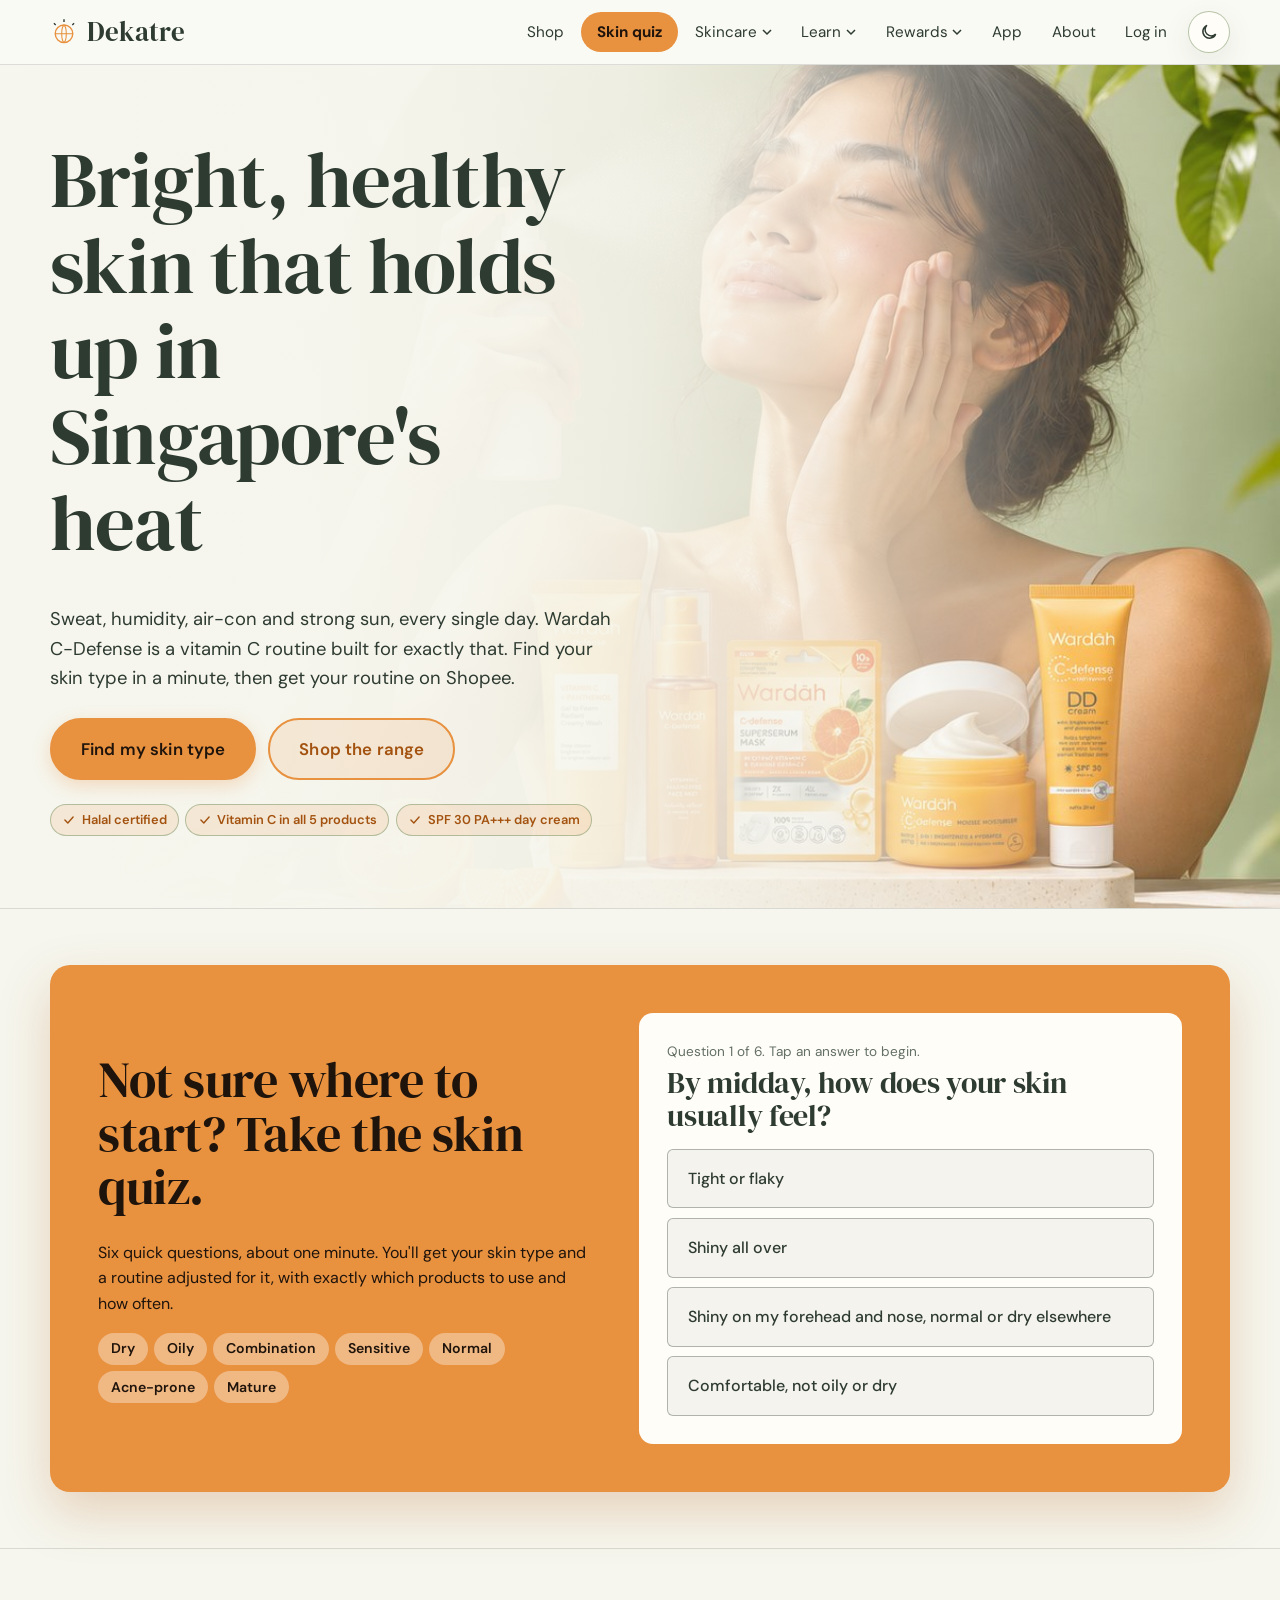
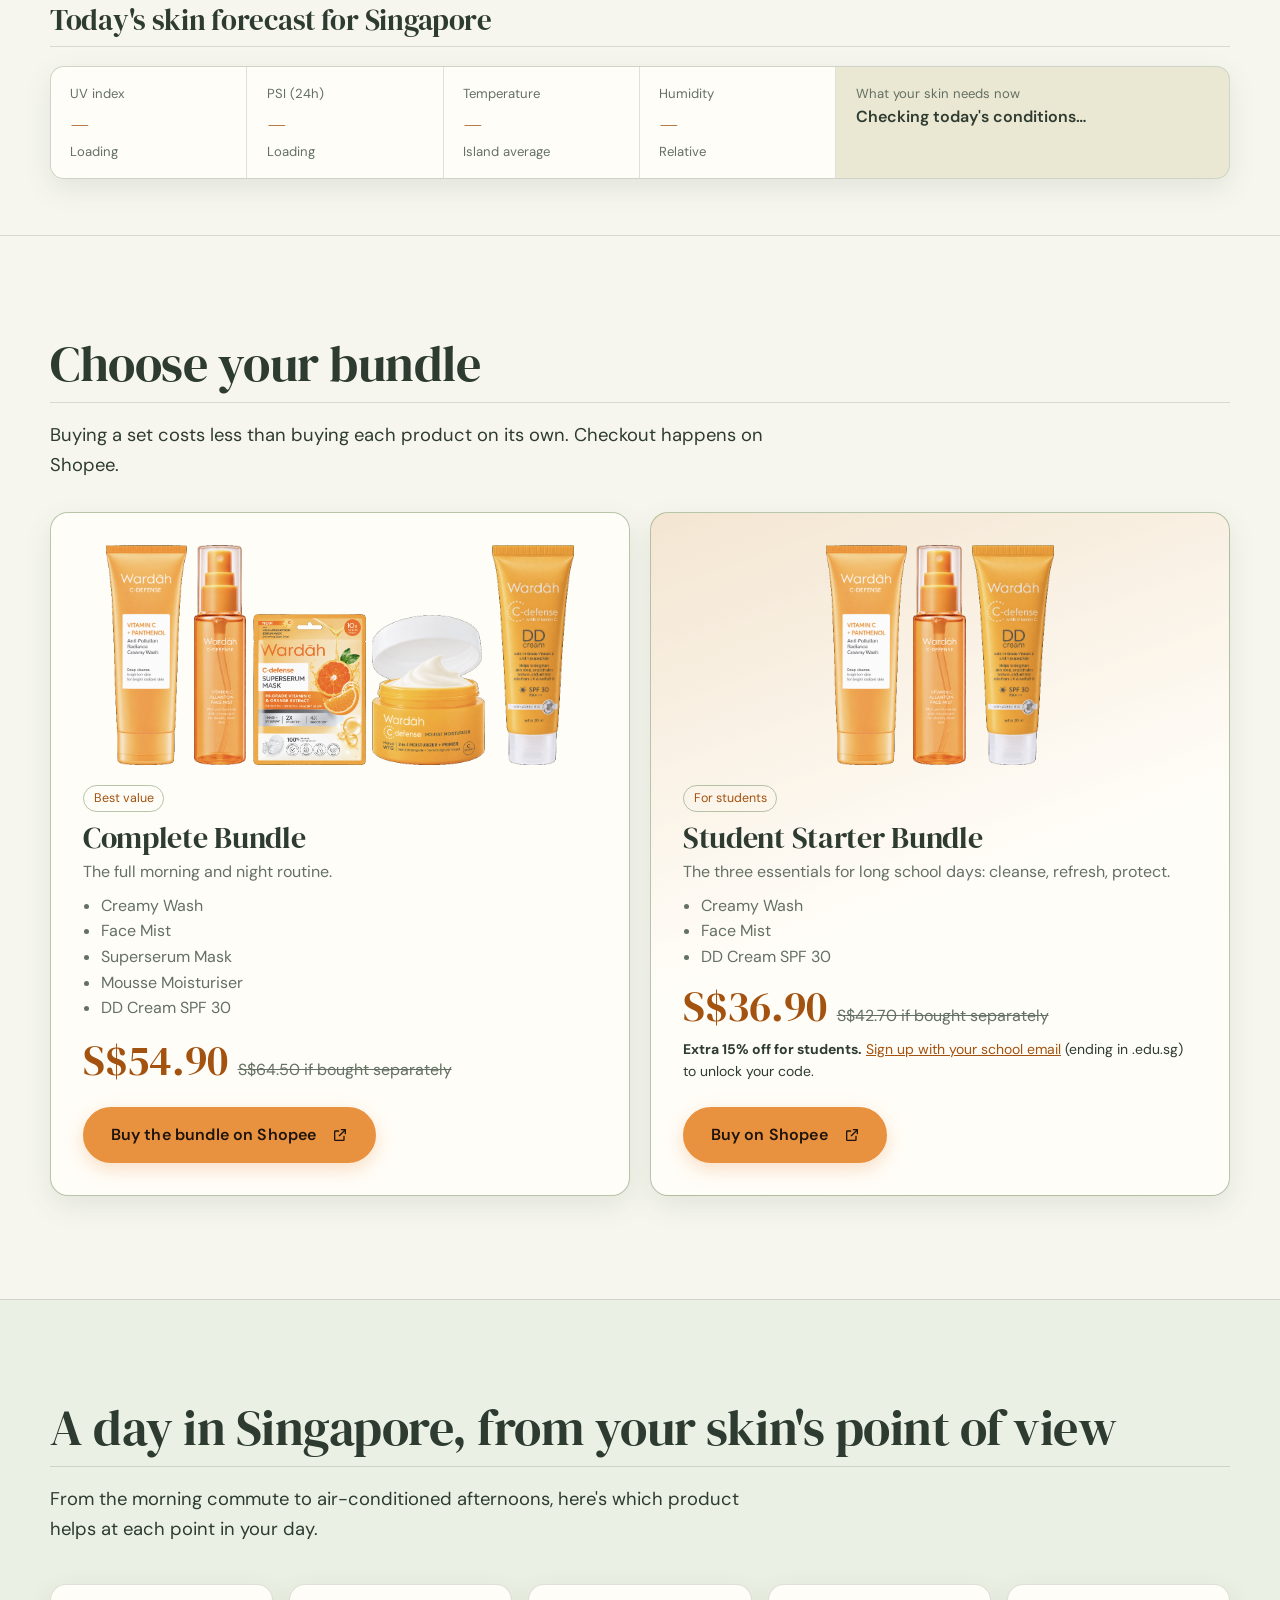
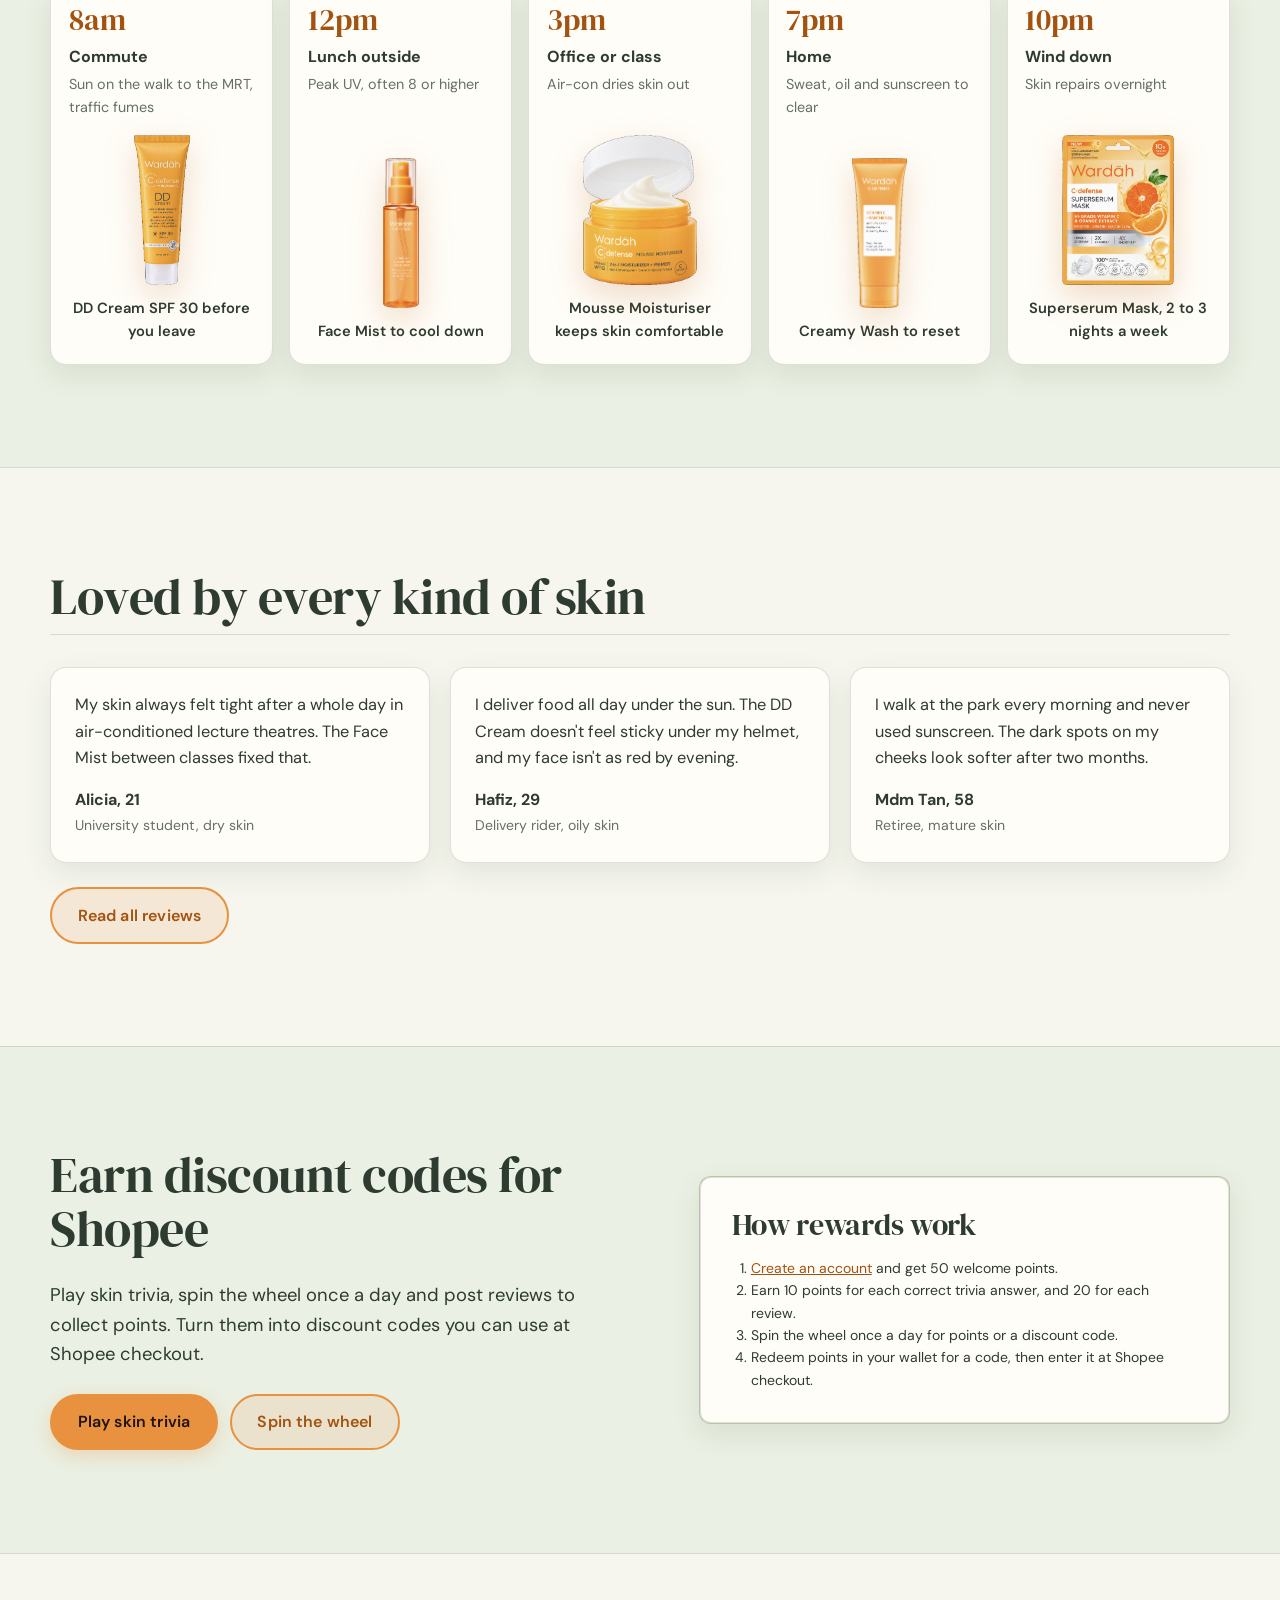
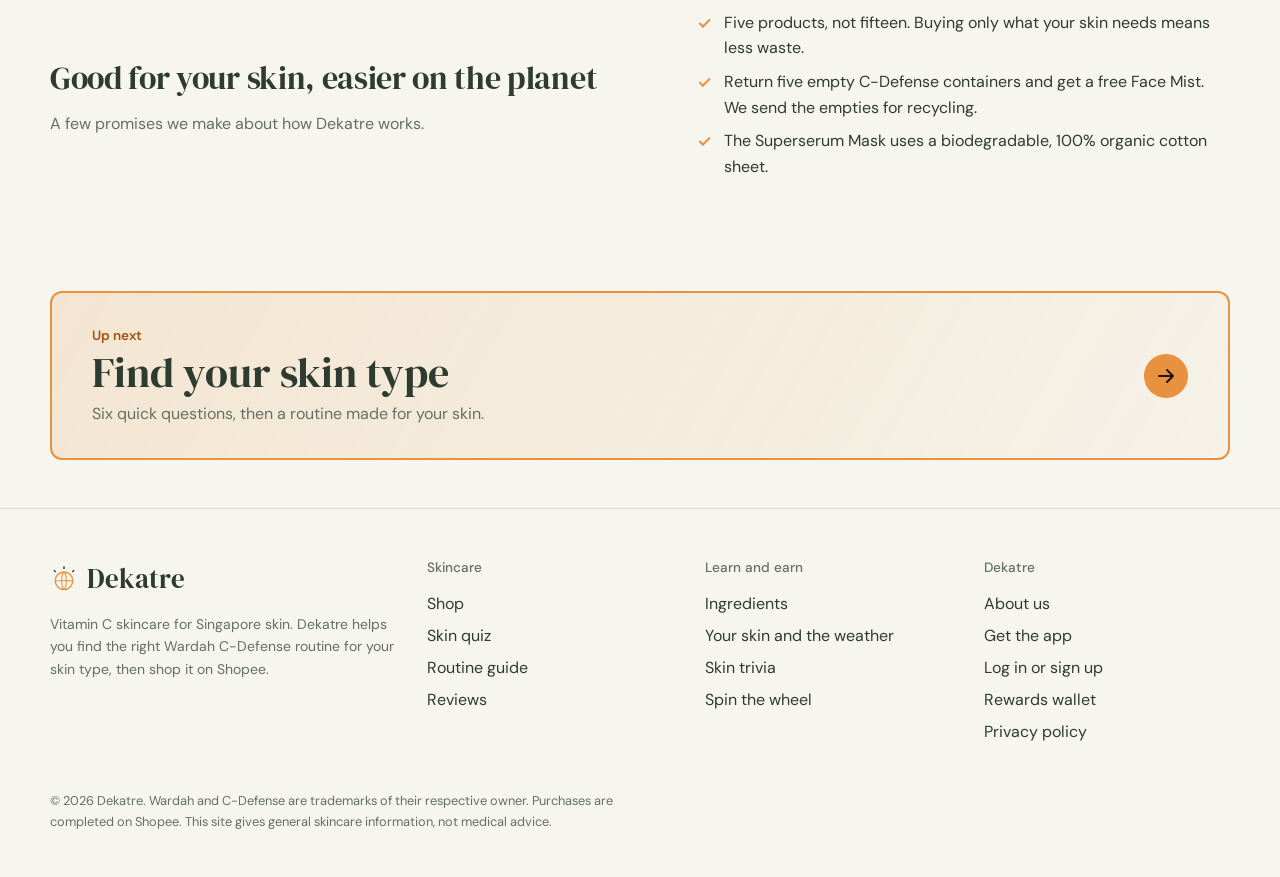
<file: index.html>
<!DOCTYPE html>
<html lang="en-SG">
<head>
<meta charset="utf-8">
<script>try{if(localStorage.getItem("dekatre_theme")==="dark")document.documentElement.dataset.theme="dark"}catch(e){}</script>
<meta name="viewport" content="width=device-width, initial-scale=1">
<title>Dekatre | Vitamin C skincare for Singapore skin</title>
<meta name="description" content="Find your skin type in a minute, then get a Wardah C-Defense vitamin C routine for Singapore's heat and humidity. Halal certified. Shop on Shopee.">
<meta name="theme-color" content="#f6f6ee">
<meta property="og:title" content="Dekatre | Vitamin C skincare for Singapore skin">
<meta property="og:description" content="Find your skin type in a minute, then get a Wardah C-Defense vitamin C routine for Singapore's heat and humidity. Halal certified. Shop on Shopee.">
<meta property="og:type" content="website">
<link rel="icon" href="images/favicon.svg" type="image/svg+xml">
<link rel="preconnect" href="https://fonts.googleapis.com">
<link rel="preconnect" href="https://fonts.gstatic.com" crossorigin>
<link href="https://fonts.googleapis.com/css2?family=DM+Sans:opsz,wght@9..40,400;9..40,500;9..40,600;9..40,700&family=DM+Serif+Display&display=swap" rel="stylesheet">
<link rel="stylesheet" href="css/style.css?v=18b">
<style>
  /* ----- hero ----- */
  .hero { position: relative; overflow: hidden; min-height: clamp(430px, 38vw, 520px); padding-block: clamp(2.5rem, 6vw, 4.5rem);
    display: flex; align-items: center; background-color: var(--bg);
    background-image: linear-gradient(90deg, rgba(var(--bg-rgb),1) 0%, rgba(var(--bg-rgb),.99) 26%, rgba(var(--bg-rgb),.96) 38%, rgba(var(--bg-rgb),.9) 49%, rgba(var(--bg-rgb),.78) 60%, rgba(var(--bg-rgb),.58) 70%, rgba(var(--bg-rgb),.3) 81%, rgba(var(--bg-rgb),.06) 93%, rgba(var(--bg-rgb),0) 100%), url('images/banner-home.jpg');
    background-repeat: no-repeat; background-size: 100% 100%, auto 108%; background-position: center, right center; }
  .hero::before { display: none; }
  :root[data-theme="dark"] .hero::before { display: block; content: ""; position: absolute; z-index: 1; inset: 0; pointer-events: none;
    background: linear-gradient(90deg, rgba(6,7,9,0) 30%, rgba(6,7,9,.24)); }
  .hero-inner { position: relative; z-index: 2; display: block; width: min(100% - 2.5rem, var(--wrap)); margin-inline: auto; }
  .hero-inner > div:first-child { max-width: min(51%, 570px); }
  .hero h1 { max-width: 13ch; }
  .hero .btn-row .btn { font-size: 1.05rem; padding: 1rem 1.8rem; }
  .hero .badges { margin-top: 1.5rem; }
  @media (max-width: 860px) {
    .hero { min-height: 570px; align-items: flex-start; background-image: linear-gradient(180deg, rgba(var(--bg-rgb),1) 0%, rgba(var(--bg-rgb),.99) 34%, rgba(var(--bg-rgb),.91) 47%, rgba(var(--bg-rgb),.72) 61%, rgba(var(--bg-rgb),.4) 76%, rgba(var(--bg-rgb),.1) 92%, rgba(var(--bg-rgb),0) 100%), url('images/banner-home.jpg');
      background-size: 100% 100%, 140% auto; background-position: center, right bottom; }
    .hero-inner { padding-top: 2.75rem; }
    .hero-inner > div:first-child { max-width: none; }
    :root[data-theme="dark"] .hero::before { background: linear-gradient(180deg, rgba(6,7,9,0) 28%, rgba(6,7,9,.24)); }
  }

  /* ----- skin quiz feature ----- */
  .quizband { background: var(--orange); color: var(--on-accent); border-radius: 20px; padding: clamp(1.5rem, 4vw, 3rem); display: grid; grid-template-columns: 1fr 1.1fr; gap: clamp(1.5rem, 4vw, 3rem); align-items: center; box-shadow: 0 20px 50px rgba(184,98,31,.25); }
  .quizband h2 { color: var(--on-accent); }
  .quizband .types { display: flex; flex-wrap: wrap; gap: .4rem; margin: 1rem 0 0; padding: 0; list-style: none; }
  .quizband .types li { background: rgba(255,255,255,.35); border-radius: 999px; padding: .3rem .8rem; font-size: .88rem; font-weight: 600; }
  .q1 { background: var(--surface); color: var(--ink); border-radius: 14px; padding: clamp(1.1rem, 3vw, 1.75rem); }
  .q1 .count { font-size: .85rem; color: var(--muted); margin-bottom: .25rem; }
  .q1 h3 { font-size: clamp(1.4rem, 3vw, 1.9rem); }
  .q1 .options { margin: 1rem 0 0; }
  .q1 a.option { display: block; text-decoration: none; color: var(--ink); }
  @media (max-width: 860px) { .quizband { grid-template-columns: 1fr; } }

  /* ----- live strip ----- */
  .live-grid { display: grid; grid-template-columns: repeat(4, 1fr) 2fr; border: 1px solid var(--line-soft); border-radius: 14px; background: var(--surface-2); box-shadow: var(--shadow); overflow: hidden; }
  .live-cell { padding: 1rem 1.2rem; border-right: 1px solid var(--line-soft); background: var(--surface); }
  .live-cell:last-child { border-right: 0; background: rgba(232,145,63,.1); }
  .live-num { font-family: var(--display); font-size: 2.3rem; line-height: 1; color: var(--accent-text); }
  .live-label { font-size: .82rem; color: var(--muted); }
  @media (max-width: 860px) { .live-grid { grid-template-columns: repeat(2, 1fr); } .live-cell:nth-child(2) { border-right: 0; }
    .live-cell { border-bottom: 1px solid var(--line-soft); } .live-cell:last-child { grid-column: 1 / -1; border-bottom: 0; } }

  /* ----- bundles ----- */
  .bundles { display: grid; grid-template-columns: 1fr 1fr; gap: 1.25rem; margin-top: 2rem; }
  .bundle { border: 1.5px solid var(--line); border-radius: 18px; background: var(--surface); box-shadow: var(--shadow); padding: clamp(1.25rem, 3vw, 2rem); display: flex; flex-direction: column; }
  .bundle.student { background: linear-gradient(160deg, rgba(232,145,63,.16), var(--surface) 55%); }
  .bundle .imgs { display: flex; align-items: flex-end; justify-content: center; gap: .4rem; height: 220px; margin-bottom: 1.25rem; min-width: 0; }
  .bundle .imgs img { max-height: 100%; width: auto; max-width: 22%; object-fit: contain; }
  .bundle.student .imgs img { max-width: 30%; }
  .bundle h3 { font-size: 1.9rem; margin-bottom: .3rem; }
  .bundle ul.items { padding-left: 1.1rem; margin: .5rem 0 1rem; color: var(--muted); }
  .price-row { display: flex; align-items: baseline; gap: .6rem; flex-wrap: wrap; margin-top: auto; }
  .price-big { font-family: var(--display); font-size: 2.6rem; line-height: 1; color: var(--accent-text); }
  .strike { text-decoration: line-through; color: var(--muted); }
  @media (max-width: 860px) { .bundles { grid-template-columns: 1fr; } .bundle .imgs { height: 170px; } }

  /* ----- day timeline, with large product photos ----- */
  .day { list-style: none; margin: 2.5rem 0 0; padding: 0; display: grid; grid-template-columns: repeat(5, 1fr); gap: 1rem; }
  .day li { background: var(--surface); border: 1px solid var(--line-soft); border-radius: 16px; padding: 1.25rem 1.1rem; display: flex; flex-direction: column; box-shadow: var(--shadow); }
  .day time { font-family: var(--display); font-size: 1.9rem; color: var(--accent-text); line-height: 1; }
  .day .where { font-weight: 700; margin: .5rem 0 .2rem; }
  .day .stress { font-size: .9rem; color: var(--muted); margin-bottom: 1rem; }
  .day .use { margin-top: auto; text-align: center; font-size: .92rem; font-weight: 600; }
  .day .use img { height: 150px; width: auto; max-width: 100%; object-fit: contain; margin: 0 auto .75rem; filter: drop-shadow(0 12px 16px rgba(184,98,31,.22)); }
  @media (max-width: 1000px) { .day { grid-template-columns: repeat(2, 1fr); } }
  @media (max-width: 520px) { .day { grid-template-columns: 1fr; } .day li { display: grid; grid-template-columns: 1fr 110px; gap: 0 1rem; }
    .day .use { grid-column: 2; grid-row: 1 / span 3; } .day .use img { height: 130px; } }

  /* ----- reviews teaser ----- */
  .quotes { display: grid; grid-template-columns: repeat(3, 1fr); gap: 1.25rem; margin-top: 2rem; }
  .quote { margin: 0; background: var(--surface); border: 1px solid var(--line-soft); border-radius: 16px; padding: 1.5rem; box-shadow: var(--shadow); }
  .quote blockquote { margin: 0 0 1rem; font-size: 1.02rem; }
  .quote .who { font-weight: 700; } .quote .sub { color: var(--muted); font-size: .88rem; }
  @media (max-width: 860px) { .quotes { grid-template-columns: 1fr; } }
</style>
</head>
<body>

<main>
  <section class="hero" aria-labelledby="hero-title">
    <div class="wrap hero-inner">
      <div>
        <h1 id="hero-title">Bright, healthy skin that holds up in Singapore's heat</h1>
        <p class="lede">Sweat, humidity, air-con and strong sun, every single day. Wardah C-Defense is a vitamin C routine built for exactly that. Find your skin type in a minute, then get your routine on Shopee.</p>
        <div class="btn-row">
          <a class="btn" href="skin-quiz.html">Find my skin type</a>
          <a class="btn btn--ghost" href="products.html">Shop the range</a>
        </div>
        <ul class="badges" aria-label="Product highlights">
          <li class="badge"><svg viewBox="0 0 24 24"><path d="M5 12l5 5 9-10"/></svg>Halal certified</li>
          <li class="badge"><svg viewBox="0 0 24 24"><path d="M5 12l5 5 9-10"/></svg>Vitamin C in all 5 products</li>
          <li class="badge"><svg viewBox="0 0 24 24"><path d="M5 12l5 5 9-10"/></svg>SPF 30 PA+++ day cream</li>
        </ul>
      </div>
    </div>
  </section>

  <section class="section--tight" aria-labelledby="quiz-title">
    <div class="wrap">
      <div class="quizband">
        <div>
          <h2 id="quiz-title">Not sure where to start? Take the skin quiz.</h2>
          <p>Six quick questions, about one minute. You'll get your skin type and a routine adjusted for it, with exactly which products to use and how often.</p>
          <ul class="types" aria-label="Skin types the quiz can identify">
            <li>Dry</li><li>Oily</li><li>Combination</li><li>Sensitive</li><li>Normal</li><li>Acne-prone</li><li>Mature</li>
          </ul>
        </div>
        <div class="q1">
          <p class="count">Question 1 of 6. Tap an answer to begin.</p>
          <h3>By midday, how does your skin usually feel?</h3>
          <div class="options">
            <a class="option" href="skin-quiz.html?a=0">Tight or flaky</a>
            <a class="option" href="skin-quiz.html?a=1">Shiny all over</a>
            <a class="option" href="skin-quiz.html?a=2">Shiny on my forehead and nose, normal or dry elsewhere</a>
            <a class="option" href="skin-quiz.html?a=3">Comfortable, not oily or dry</a>
          </div>
        </div>
      </div>
    </div>
  </section>

  <section class="section--tight" aria-labelledby="live-title">
    <div class="wrap">
      <h2 id="live-title" style="font-size:1.8rem">Today's skin forecast for Singapore</h2>
      <div class="live-grid">
        <div class="live-cell"><div class="live-label">UV index</div><div class="live-num" data-live="uv">–</div><div class="live-label" data-live="uv-band">Loading</div></div>
        <div class="live-cell"><div class="live-label" data-live="psi-label">PSI (24h)</div><div class="live-num" data-live="psi">–</div><div class="live-label" data-live="psi-band">Loading</div></div>
        <div class="live-cell"><div class="live-label">Temperature</div><div class="live-num" data-live="temp">–</div><div class="live-label">Island average</div></div>
        <div class="live-cell"><div class="live-label">Humidity</div><div class="live-num" data-live="rh">–</div><div class="live-label">Relative</div></div>
        <div class="live-cell">
          <div class="live-label">What your skin needs now</div>
          <p class="mb-0" data-live-advice style="font-weight:600">Checking today's conditions…</p>
          <p class="live-label mb-0" data-live-source></p>
        </div>
      </div>
    </div>
  </section>

  <section class="section" aria-labelledby="bundle-title">
    <div class="wrap">
      <h2 id="bundle-title">Choose your bundle</h2>
      <p class="lede">Buying a set costs less than buying each product on its own. Checkout happens on Shopee.</p>
      <div class="bundles">
        <article class="bundle">
          <div class="imgs" aria-hidden="true"><img src="images/wash.png" alt=""><img src="images/mist.png" alt=""><img src="images/mask.png" alt=""><img src="images/moisturiser.png" alt=""><img src="images/ddcream.png" alt=""></div>
          <span class="tag" style="align-self:flex-start">Best value</span>
          <h3 style="margin-top:.6rem">Complete Bundle</h3>
          <p class="muted mb-0">The full morning and night routine.</p>
          <ul class="items"><li>Creamy Wash</li><li>Face Mist</li><li>Superserum Mask</li><li>Mousse Moisturiser</li><li>DD Cream SPF 30</li></ul>
          <div class="price-row"><span class="price-big" data-bundle-price="full"></span><span class="strike" data-bundle-worth="full"></span></div>
          <div class="btn-row" data-bundle-cta="full"></div>
        </article>
        <article class="bundle student">
          <div class="imgs" aria-hidden="true"><img src="images/wash.png" alt=""><img src="images/mist.png" alt=""><img src="images/ddcream.png" alt=""></div>
          <span class="tag" style="align-self:flex-start">For students</span>
          <h3 style="margin-top:.6rem">Student Starter Bundle</h3>
          <p class="muted mb-0">The three essentials for long school days: cleanse, refresh, protect.</p>
          <ul class="items"><li>Creamy Wash</li><li>Face Mist</li><li>DD Cream SPF 30</li></ul>
          <div class="price-row"><span class="price-big" data-bundle-price="student"></span><span class="strike" data-bundle-worth="student"></span></div>
          <p class="small" style="margin:.6rem 0 0"><strong>Extra 15% off for students.</strong> <span data-student-note></span></p>
          <div class="btn-row" data-bundle-cta="student"></div>
        </article>
      </div>
    </div>
  </section>

  <section class="section section--soft" aria-labelledby="day-title">
    <div class="wrap">
      <h2 id="day-title">A day in Singapore, from your skin's point of view</h2>
      <p class="lede">From the morning commute to air-conditioned afternoons, here's which product helps at each point in your day.</p>
      <ol class="day">
        <li><time>8am</time><p class="where">Commute</p><p class="stress">Sun on the walk to the MRT, traffic fumes</p>
          <div class="use"><img src="images/ddcream.png" alt="">DD Cream SPF 30 before you leave</div></li>
        <li><time>12pm</time><p class="where">Lunch outside</p><p class="stress">Peak UV, often 8 or higher</p>
          <div class="use"><img src="images/mist.png" alt="">Face Mist to cool down</div></li>
        <li><time>3pm</time><p class="where">Office or class</p><p class="stress">Air-con dries skin out</p>
          <div class="use"><img src="images/moisturiser.png" alt="">Mousse Moisturiser keeps skin comfortable</div></li>
        <li><time>7pm</time><p class="where">Home</p><p class="stress">Sweat, oil and sunscreen to clear</p>
          <div class="use"><img src="images/wash.png" alt="">Creamy Wash to reset</div></li>
        <li><time>10pm</time><p class="where">Wind down</p><p class="stress">Skin repairs overnight</p>
          <div class="use"><img src="images/mask.png" alt="">Superserum Mask, 2 to 3 nights a week</div></li>
      </ol>
    </div>
  </section>

  <section class="section" aria-labelledby="rev-title">
    <div class="wrap">
      <h2 id="rev-title">Loved by every kind of skin</h2>
      <div class="quotes">
        <figure class="quote"><blockquote>My skin always felt tight after a whole day in air-conditioned lecture theatres. The Face Mist between classes fixed that.</blockquote>
          <figcaption><span class="who">Alicia, 21</span><br><span class="sub">University student, dry skin</span></figcaption></figure>
        <figure class="quote"><blockquote>I deliver food all day under the sun. The DD Cream doesn't feel sticky under my helmet, and my face isn't as red by evening.</blockquote>
          <figcaption><span class="who">Hafiz, 29</span><br><span class="sub">Delivery rider, oily skin</span></figcaption></figure>
        <figure class="quote"><blockquote>I walk at the park every morning and never used sunscreen. The dark spots on my cheeks look softer after two months.</blockquote>
          <figcaption><span class="who">Mdm Tan, 58</span><br><span class="sub">Retiree, mature skin</span></figcaption></figure>
      </div>
      <div class="btn-row"><a class="btn btn--ghost" href="community.html">Read all reviews</a></div>
    </div>
  </section>

  <section class="section section--soft" aria-labelledby="earn-title">
    <div class="wrap split">
      <div>
        <h2 id="earn-title">Earn discount codes for Shopee</h2>
        <p class="lede">Play skin trivia, spin the wheel once a day and post reviews to collect points. Turn them into discount codes you can use at Shopee checkout.</p>
        <div class="btn-row"><a class="btn" href="climate-quiz.html">Play skin trivia</a><a class="btn btn--ghost" href="spin.html">Spin the wheel</a></div>
      </div>
      <div class="panel">
        <h3>How rewards work</h3>
        <ol class="small" style="padding-left:1.2rem;margin:0">
          <li><a href="login.html?mode=signup">Create an account</a> and get 50 welcome points.</li>
          <li>Earn 10 points for each correct trivia answer, and 20 for each review.</li>
          <li>Spin the wheel once a day for points or a discount code.</li>
          <li>Redeem points in your wallet for a code, then enter it at Shopee checkout.</li>
        </ol>
      </div>
    </div>
  </section>

  <section class="section--tight" aria-labelledby="commit-title">
    <div class="wrap split">
      <div>
        <h2 id="commit-title" style="font-size:2rem">Good for your skin, easier on the planet</h2>
        <p class="muted">A few promises we make about how Dekatre works.</p>
      </div>
      <ul class="check-list">
        <li>Five products, not fifteen. Buying only what your skin needs means less waste.</li>
        <li>Return five empty C-Defense containers and get a free Face Mist. We send the empties for recycling.</li>
        <li>The Superserum Mask uses a biodegradable, 100% organic cotton sheet.</li>
      </ul>
    </div>
  </section>
</main>

<script src="js/main.js?v=14"></script>
<script src="js/live.js?v=12"></script>
<script>
document.addEventListener("DOMContentLoaded", () => {
  ["full", "student"].forEach(k => {
    const b = BUNDLES[k];
    document.querySelector(`[data-bundle-price="${k}"]`).textContent = money(b.price);
    document.querySelector(`[data-bundle-worth="${k}"]`).textContent = money(bundleWorth(b)) + " if bought separately";
    document.querySelector(`[data-bundle-cta="${k}"]`).innerHTML = shopeeButton(b.shopee, k === "full" ? "Buy the bundle on Shopee" : "Buy on Shopee");
  });
  const u = Auth.current(), note = document.querySelector("[data-student-note]");
  if (u && isStudentEmail(u.email)) {
    note.innerHTML = `Your code: <button class="chip" data-copy="${BUNDLES.student.code}" aria-label="Copy code ${BUNDLES.student.code}">${BUNDLES.student.code} (tap to copy)</button>`;
  } else {
    note.innerHTML = `<a href="login.html?mode=signup&next=products.html">Sign up with your school email</a> (ending in .edu.sg) to unlock your code.`;
  }
});
</script>
</body>
</html>
</file>
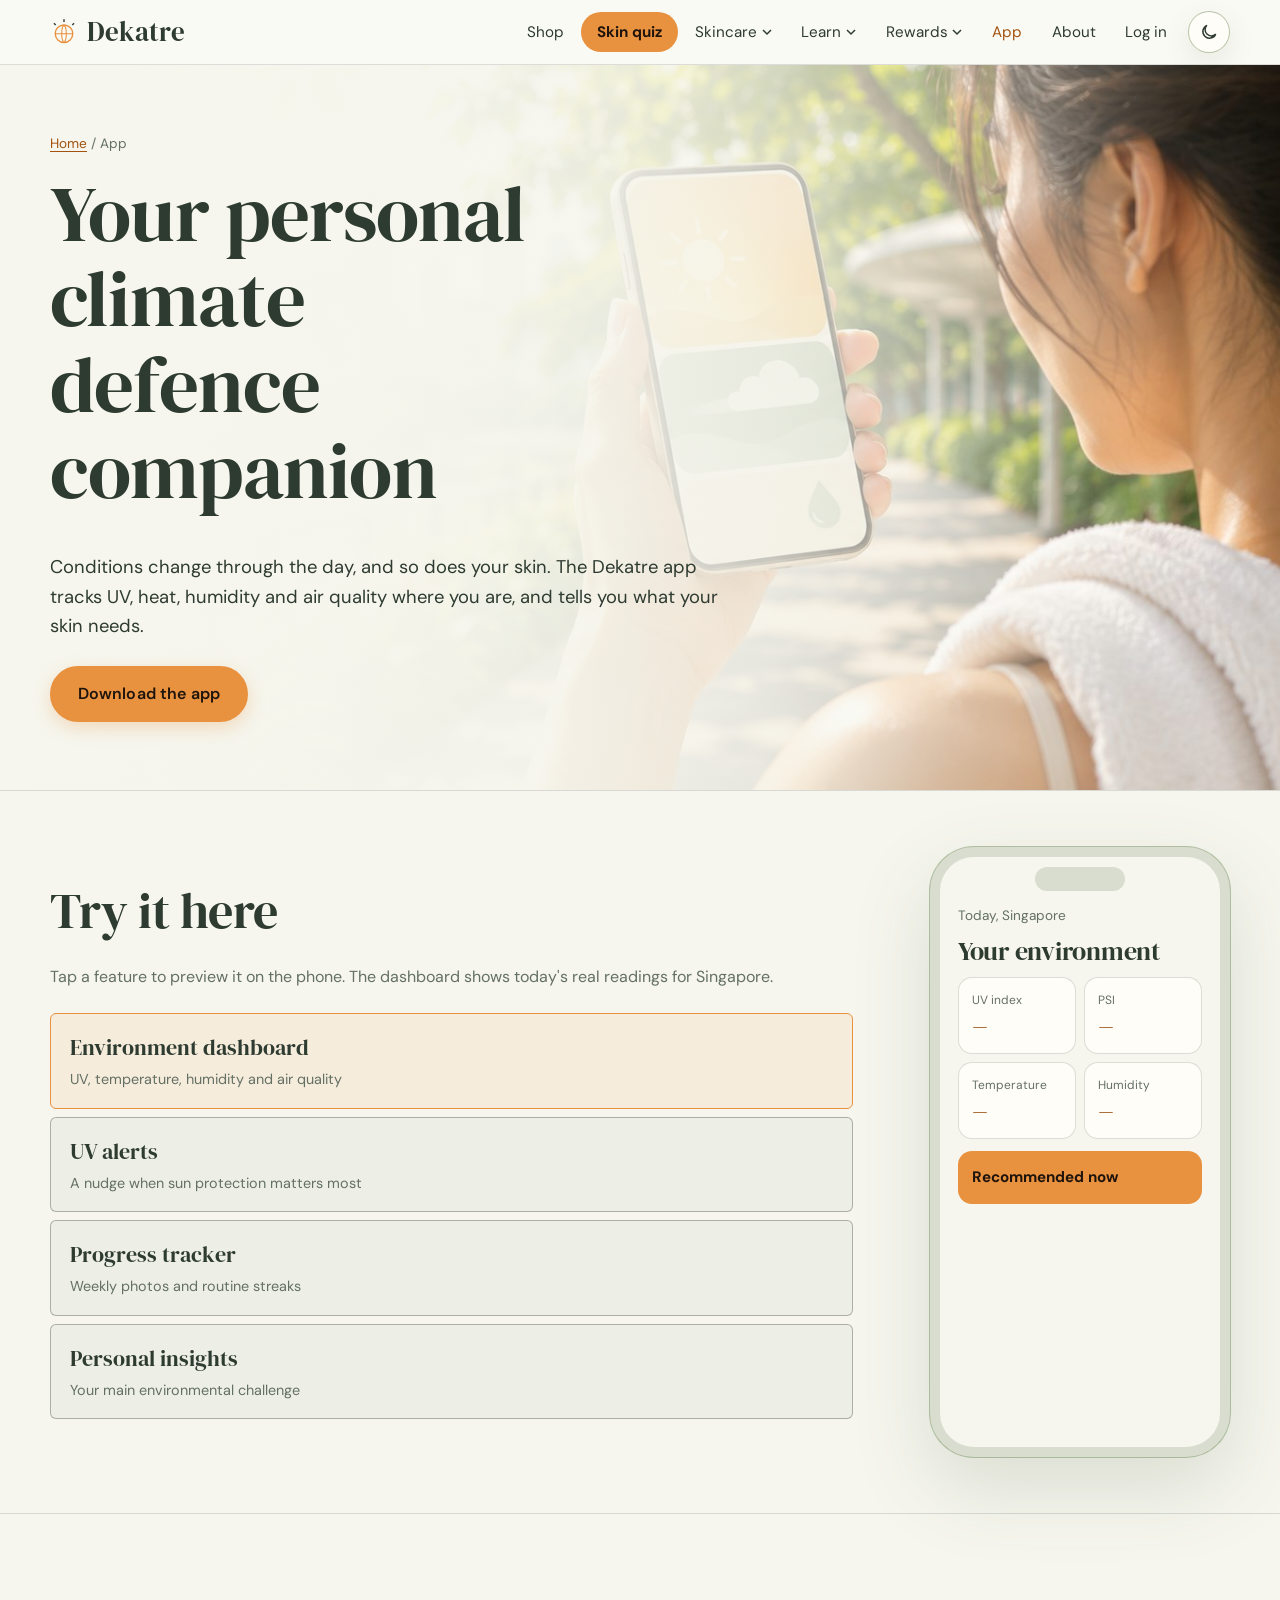
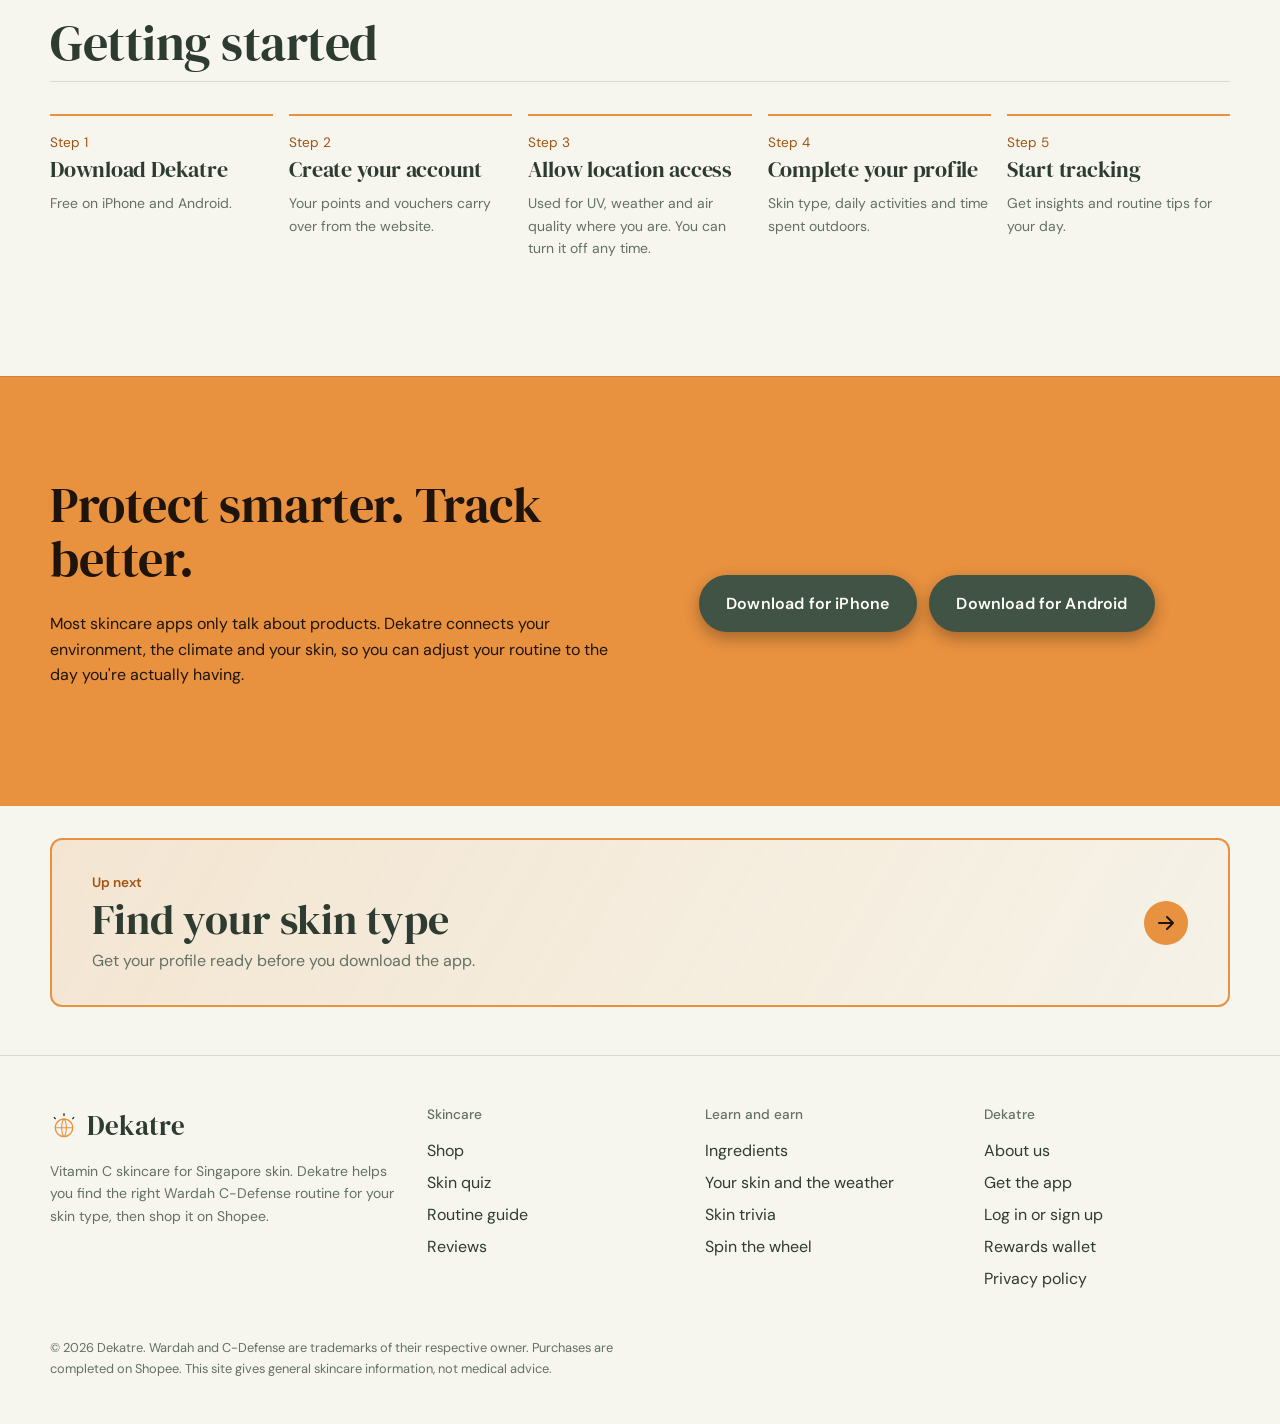
<file: app.html>
<!DOCTYPE html>
<html lang="en-SG">
<head>
<meta charset="utf-8">
<script>try{if(localStorage.getItem("dekatre_theme")==="dark")document.documentElement.dataset.theme="dark"}catch(e){}</script>
<meta name="viewport" content="width=device-width, initial-scale=1">
<title>Get the app | Dekatre</title>
<meta name="description" content="The Dekatre app tracks UV, heat, humidity and air quality where you are, and tells you what your skin needs.">
<meta name="theme-color" content="#f6f6ee">
<meta property="og:title" content="Get the app | Dekatre">
<meta property="og:description" content="The Dekatre app tracks UV, heat, humidity and air quality where you are, and tells you what your skin needs.">
<meta property="og:type" content="website">
<link rel="icon" href="images/favicon.svg" type="image/svg+xml">
<link rel="preconnect" href="https://fonts.googleapis.com">
<link rel="preconnect" href="https://fonts.gstatic.com" crossorigin>
<link href="https://fonts.googleapis.com/css2?family=DM+Sans:opsz,wght@9..40,400;9..40,500;9..40,600;9..40,700&family=DM+Serif+Display&display=swap" rel="stylesheet">
<link rel="stylesheet" href="css/style.css?v=18b">
<style>
  .demo { display: grid; grid-template-columns: minmax(0, 1fr) 300px; gap: clamp(2rem, 6vw, 5rem); align-items: center; }
  @media (max-width: 860px) { .demo { grid-template-columns: 1fr; } .phone { margin-inline: auto; } }
  .screen-tabs { display: grid; gap: .5rem; margin-top: 1.5rem; }
  .screen-tabs button { text-align: left; background: rgba(var(--ink-rgb),.04); border: 1.5px solid rgba(var(--ink-rgb),.35); color: var(--ink); border-radius: var(--radius); padding: 1rem 1.2rem; }
  .screen-tabs button strong { display: block; font-family: var(--display); font-weight: 400; font-size: 1.4rem; }
  .screen-tabs button span { color: var(--muted); font-size: .9rem; }
  .screen-tabs button[aria-selected="true"] { border-color: var(--orange); background: rgba(232,145,63,.1); }

  /* The interactive app preview follows the same light sage palette as the website. */
  .phone { --bg: #f6f6ee; --surface: #fffdf8; --ink: #2e3b31; --ink-rgb: 46, 59, 49; --muted: #647064; --accent-text: #9b5316; --line-soft: rgba(46,59,49,.16); --photo-deep: #dbe5d2; color: var(--ink);
    width: 300px; max-width: 100%; height: 610px; border-radius: 44px; border: 10px solid #d8ddcf; background: var(--bg); position: relative; overflow: hidden; box-shadow: 0 0 0 1px var(--line), 0 30px 80px rgba(72,96,62,.16); }
  .phone::before { content: ""; position: absolute; top: 10px; left: 50%; transform: translateX(-50%); width: 90px; height: 24px; border-radius: 999px; background: #d8ddcf; z-index: 3; }
  .scr { position: absolute; inset: 0; padding: 48px 18px 18px; display: none; flex-direction: column; gap: .7rem; font-size: .85rem; overflow-y: auto; }
  .scr.on { display: flex; }
  .scr h3 { font-size: 1.6rem; margin: 0; }
  .tile { background: var(--surface); border: 1px solid var(--line-soft); border-radius: 14px; padding: .8rem; }
  .tile .n { font-family: var(--display); font-size: 1.9rem; line-height: 1; color: var(--accent-text); }
  .tile .l { color: var(--muted); font-size: .75rem; }
  .tiles { display: grid; grid-template-columns: 1fr 1fr; gap: .5rem; }
  .alert { background: var(--orange); color: var(--on-accent); border-radius: 14px; padding: .9rem; }
  .alert strong { display: block; font-size: .95rem; }
  .photos { display: grid; grid-template-columns: 1fr 1fr; gap: .5rem; }
  .photos div { aspect-ratio: 3/4; border-radius: 12px; background: radial-gradient(circle at 50% 40%, rgba(232,145,63,.45), var(--photo-deep) 70%); display: flex; align-items: flex-end; padding: .5rem; font-size: .75rem; }
  .streak { display: flex; gap: .3rem; }
  .streak span { flex: 1; height: 26px; border-radius: 6px; background: var(--orange); }
  .streak span.off { background: var(--line-soft); }
  .meter { height: 8px; border-radius: 999px; background: var(--line-soft); overflow: hidden; margin-top: .4rem; }
  .meter i { display: block; height: 100%; background: var(--orange); }

  .onboard { list-style: none; padding: 0; margin: 2rem 0 0; display: grid; grid-template-columns: repeat(5, 1fr); gap: 1rem; counter-reset: o; }
  .onboard li { counter-increment: o; border-top: 2px solid var(--orange); padding-top: 1rem; }
  .onboard li::before { content: "Step " counter(o); display: block; color: var(--accent-text); font-size: .85rem; margin-bottom: .3rem; }
  .onboard h3 { font-size: 1.35rem; }
  @media (max-width: 900px) { .onboard { grid-template-columns: 1fr 1fr; } }
  @media (max-width: 520px) { .onboard { grid-template-columns: 1fr; } }
</style>
</head>
<body>
<main>
  <header class="page-head page-banner page-banner--app">
    <div class="wrap">
      <nav class="crumb" aria-label="Breadcrumb"><a href="index.html">Home</a> / App</nav>
      <h1>Your personal climate defence companion</h1>
      <p class="lede">Conditions change through the day, and so does your skin. The Dekatre app tracks UV, heat, humidity and air quality where you are, and tells you what your skin needs.</p>
      <div class="btn-row"><a class="btn" href="#get">Download the app</a></div>
    </div>
  </header>

  <section class="section--tight">
    <div class="wrap demo">
      <div>
        <h2>Try it here</h2>
        <p class="muted">Tap a feature to preview it on the phone. The dashboard shows today's real readings for Singapore.</p>
        <div class="screen-tabs" role="tablist" id="screenTabs">
          <button role="tab" aria-selected="true" data-s="0"><strong>Environment dashboard</strong><span>UV, temperature, humidity and air quality</span></button>
          <button role="tab" aria-selected="false" data-s="1"><strong>UV alerts</strong><span>A nudge when sun protection matters most</span></button>
          <button role="tab" aria-selected="false" data-s="2"><strong>Progress tracker</strong><span>Weekly photos and routine streaks</span></button>
          <button role="tab" aria-selected="false" data-s="3"><strong>Personal insights</strong><span>Your main environmental challenge</span></button>
        </div>
      </div>
      <div class="phone" aria-label="App preview">
        <div class="scr on">
          <p class="muted mb-0">Today, Singapore</p><h3>Your environment</h3>
          <div class="tiles">
            <div class="tile"><div class="l">UV index</div><div class="n" data-live="uv">–</div><div class="l" data-live="uv-band"></div></div>
            <div class="tile"><div class="l" data-live="psi-label">PSI</div><div class="n" data-live="psi">–</div><div class="l" data-live="psi-band"></div></div>
            <div class="tile"><div class="l">Temperature</div><div class="n" data-live="temp">–</div></div>
            <div class="tile"><div class="l">Humidity</div><div class="n" data-live="rh">–</div></div>
          </div>
          <div class="alert"><strong>Recommended now</strong><span data-live-advice></span></div>
          <p class="l muted small mb-0" data-live-source style="font-size:.7rem"></p>
        </div>
        <div class="scr">
          <p class="muted mb-0">Notifications</p><h3>UV alerts</h3>
          <div class="alert"><strong>UV is very high (9)</strong>Reapply DD Cream SPF 30 before heading out for lunch.</div>
          <div class="tile"><strong>Yesterday, 2:10pm</strong><br><span class="muted">UV peaked at 10. You were outdoors for 45 minutes.</span></div>
          <div class="tile"><strong>Yesterday, 8:00am</strong><br><span class="muted">Morning routine reminder: don't skip SPF, even if it's cloudy.</span></div>
          <div class="tile"><strong>Alert threshold</strong><br><span class="muted">Notify me when UV is 6 or higher</span><div class="meter"><i style="width:55%"></i></div></div>
        </div>
        <div class="scr">
          <p class="muted mb-0">Week 4</p><h3>Your progress</h3>
          <div class="photos"><div>Week 1</div><div>Week 4</div></div>
          <div class="tile"><div class="l">Routine streak</div><div class="n">12 days</div>
            <div class="streak" style="margin-top:.5rem"><span></span><span></span><span></span><span></span><span></span><span class="off"></span><span></span></div></div>
          <div class="tile"><div class="l">Next photo</div><strong>Sunday, same lighting as last week</strong></div>
        </div>
        <div class="scr">
          <p class="muted mb-0">Based on your profile</p><h3>Your main challenge</h3>
          <div class="alert"><strong>High dehydration risk</strong>You spend 7+ hours a day in air-conditioning and commute outdoors.</div>
          <div class="tile"><div class="l">UV exposure</div><div class="meter"><i style="width:60%"></i></div></div>
          <div class="tile"><div class="l">Pollution exposure</div><div class="meter"><i style="width:40%"></i></div></div>
          <div class="tile"><div class="l">Dehydration risk</div><div class="meter"><i style="width:85%"></i></div></div>
          <div class="tile"><strong>Try this</strong><br><span class="muted">Mist every 3 hours indoors and use the Superserum Mask 3 times a week.</span></div>
        </div>
      </div>
    </div>
  </section>

  <section class="section">
    <div class="wrap">
      <h2>Getting started</h2>
      <ol class="onboard">
        <li><h3>Download Dekatre</h3><p class="small muted">Free on iPhone and Android.</p></li>
        <li><h3>Create your account</h3><p class="small muted">Your points and vouchers carry over from the website.</p></li>
        <li><h3>Allow location access</h3><p class="small muted">Used for UV, weather and air quality where you are. You can turn it off any time.</p></li>
        <li><h3>Complete your profile</h3><p class="small muted">Skin type, daily activities and time spent outdoors.</p></li>
        <li><h3>Start tracking</h3><p class="small muted">Get insights and routine tips for your day.</p></li>
      </ol>
    </div>
  </section>

  <section class="section section--band" id="get">
    <div class="wrap split">
      <div>
        <h2>Protect smarter. Track better.</h2>
        <p>Most skincare apps only talk about products. Dekatre connects your environment, the climate and your skin, so you can adjust your routine to the day you're actually having.</p>
      </div>
      <div class="btn-row">
        <a class="btn btn--dark" href="#" onclick="toast('App Store link coming soon'); return false;">Download for iPhone</a>
        <a class="btn btn--dark" href="#" onclick="toast('Google Play link coming soon'); return false;">Download for Android</a>
      </div>
    </div>
  </section>
</main>

<script src="js/main.js?v=14"></script>
<script src="js/live.js?v=12"></script>
<script>
document.addEventListener("DOMContentLoaded", () => {
  const tabs = document.querySelectorAll("#screenTabs [data-s]"), scr = document.querySelectorAll(".scr");
  tabs.forEach(t => t.addEventListener("click", () => {
    tabs.forEach(x => x.setAttribute("aria-selected", x === t));
    scr.forEach((s, i) => s.classList.toggle("on", i === +t.dataset.s));
    // on phones the preview sits below the buttons, so bring it into view
    if (window.innerWidth <= 860) document.querySelector(".phone").scrollIntoView({ behavior: "smooth", block: "center" });
  }));
});
</script>
</body>
</html>
</file>
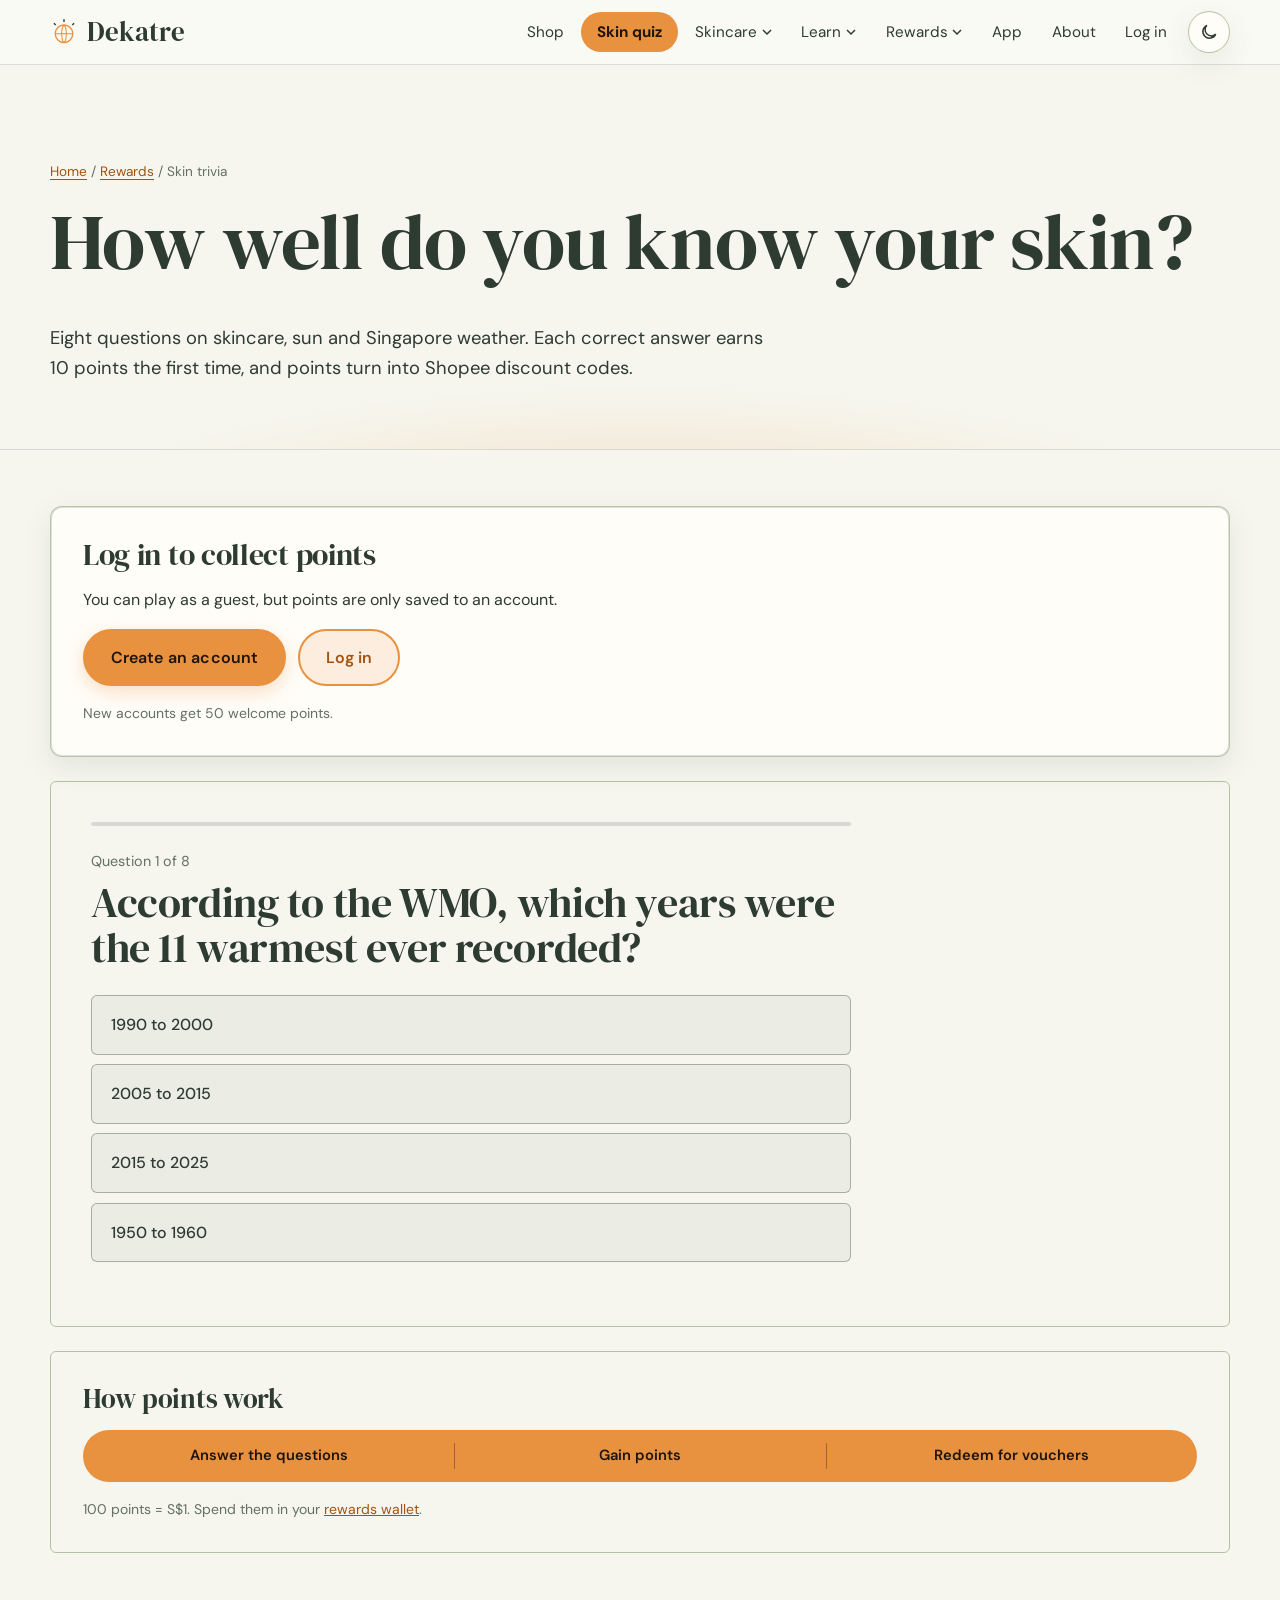
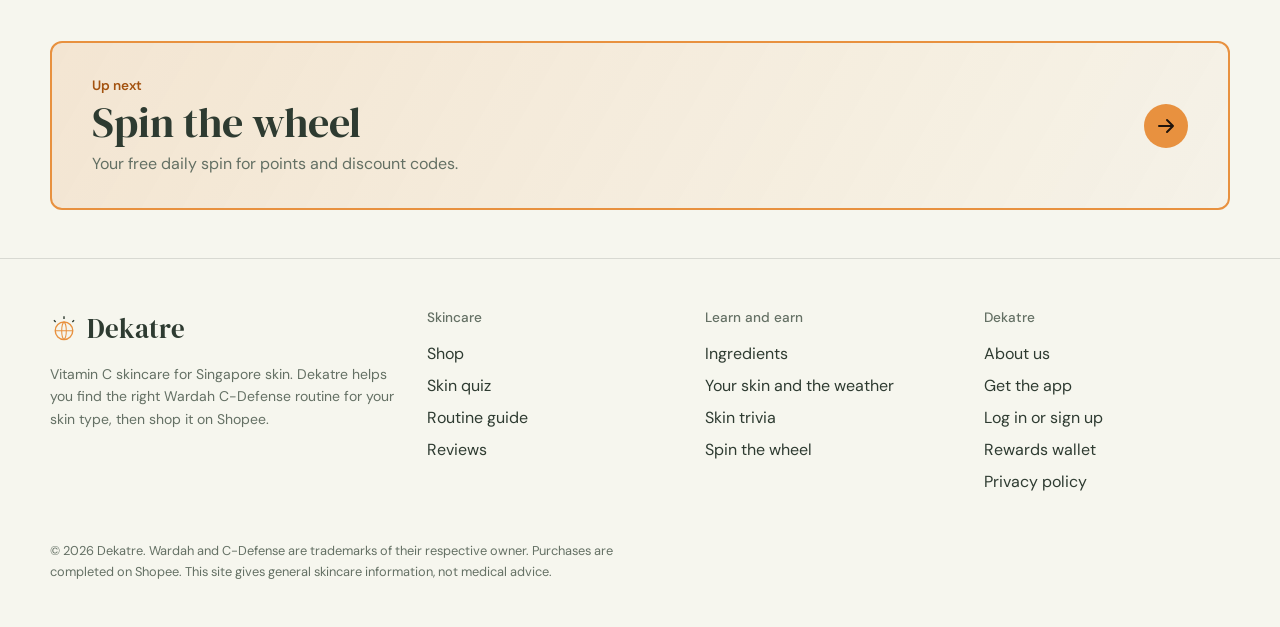
<file: climate-quiz.html>
<!DOCTYPE html>
<html lang="en-SG">
<head>
<meta charset="utf-8">
<script>try{if(localStorage.getItem("dekatre_theme")==="dark")document.documentElement.dataset.theme="dark"}catch(e){}</script>
<meta name="viewport" content="width=device-width, initial-scale=1">
<title>Skin trivia | Dekatre</title>
<meta name="description" content="Test your knowledge of climate change and skin health. Earn 10 Dekatre points for every correct answer.">
<meta name="theme-color" content="#f6f6ee">
<meta property="og:title" content="Skin trivia | Dekatre">
<meta property="og:description" content="Test your knowledge of climate change and skin health. Earn 10 Dekatre points for every correct answer.">
<meta property="og:type" content="website">
<link rel="icon" href="images/favicon.svg" type="image/svg+xml">
<link rel="preconnect" href="https://fonts.googleapis.com">
<link rel="preconnect" href="https://fonts.gstatic.com" crossorigin>
<link href="https://fonts.googleapis.com/css2?family=DM+Sans:opsz,wght@9..40,400;9..40,500;9..40,600;9..40,700&family=DM+Serif+Display&display=swap" rel="stylesheet">
<link rel="stylesheet" href="css/style.css?v=18b">
<style>
  .quiz-frame { border: 1px solid var(--line); border-radius: var(--radius); padding: clamp(1.25rem, 4vw, 2.5rem); }
  .how { border: 1px solid var(--line); border-radius: var(--radius); padding: clamp(1.25rem, 3vw, 2rem); margin-top: 1.5rem; }
  .how ol { list-style: none; padding: 0; margin: 1rem 0 0; display: grid; grid-template-columns: repeat(3, 1fr); background: var(--orange); color: var(--on-accent); border-radius: 999px; overflow: hidden; }
  .how li { padding: .9rem 1rem; text-align: center; font-weight: 600; font-size: .92rem; position: relative; }
  .how li + li::before { content: ""; position: absolute; left: 0; top: 25%; bottom: 25%; width: 1px; background: rgba(0,0,0,.3); }
  @media (max-width: 600px) { .how ol { grid-template-columns: 1fr; border-radius: var(--radius); } .how li + li::before { left: 20%; right: 20%; top: 0; bottom: auto; width: auto; height: 1px; } }
  .score { font-family: var(--display); font-size: clamp(4rem, 12vw, 7rem); color: var(--accent-text); line-height: 1; }
</style>
</head>
<body>
<main>
  <header class="page-head">
    <div class="wrap">
      <nav class="crumb" aria-label="Breadcrumb"><a href="index.html">Home</a> / <a href="rewards.html">Rewards</a> / Skin trivia</nav>
      <h1>How well do you know your skin?</h1>
      <p class="lede">Eight questions on skincare, sun and Singapore weather. Each correct answer earns 10 points the first time, and points turn into Shopee discount codes.</p>
    </div>
  </header>

  <section class="section--tight">
    <div class="wrap">
      <div class="quiz-frame"><div class="quiz" id="quiz" aria-live="polite"></div></div>
      <div class="how">
        <h2 style="font-size:1.7rem">How points work</h2>
        <ol><li>Answer the questions</li><li>Gain points</li><li>Redeem for vouchers</li></ol>
        <p class="small muted" style="margin-top:1rem;margin-bottom:0">100 points = S$1. Spend them in your <a href="rewards.html">rewards wallet</a>.</p>
      </div>
    </div>
  </section>
</main>

<script src="js/main.js?v=14"></script>
<script>
const Q = [
  { id: "q1", q: "According to the WMO, which years were the 11 warmest ever recorded?", opts: ["1990 to 2000", "2005 to 2015", "2015 to 2025", "1950 to 1960"], a: 2,
    why: "The World Meteorological Organization reports that 2015 to 2025 were the 11 warmest years on record." },
  { id: "q2", q: "In a 2022 review of 15 studies, what did air pollution do to the water your skin loses?", opts: ["Decreased it", "Increased it", "Had no effect", "Stopped it completely"], a: 1,
    why: "Every pollution study in the review found higher transepidermal water loss (TEWL) in people exposed to particulate matter or NO₂." },
  { id: "q3", q: "Which of these is an air pollutant linked to skin ageing?", opts: ["Nitrogen dioxide (NO₂)", "Oxygen (O₂)", "Argon", "Water vapour"], a: 0,
    why: "Pollutants such as NO₂, ozone, particulate matter and soot cause oxidative stress in the skin." },
  { id: "q4", q: "What are free radicals?", opts: ["Skin cells that repair damage", "Unstable molecules that damage collagen and elastin", "A type of sunscreen", "Vitamins in fruit"], a: 1,
    why: "Free radicals are unstable molecules created by UV, pollution and heat. They damage the proteins that keep skin firm." },
  { id: "q5", q: "Why is vitamin C used in skincare for pollution and UV?", opts: ["It blocks all UV rays", "It's an antioxidant that neutralises free radicals", "It makes skin produce more oil", "It cools the skin down"], a: 1,
    why: "Vitamin C is an antioxidant. It neutralises free radicals but doesn't replace sunscreen." },
  { id: "q6", q: "Should you wear sunscreen on a cloudy day in Singapore?", opts: ["No, clouds block UV", "Only if you're at the beach", "Yes, UV passes through clouds", "Only in the afternoon"], a: 2,
    why: "Much of the sun's UV gets through cloud cover, so daily SPF still matters." },
  { id: "q7", q: "What does PSI measure in Singapore?", opts: ["Rainfall", "Air quality", "UV levels", "Sea temperature"], a: 1,
    why: "The Pollutant Standards Index (PSI) measures air quality. Above 100 is considered unhealthy." },
  { id: "q8", q: "Long-term UV exposure is a leading cause of…", opts: ["Photoageing", "Stronger collagen", "Oilier skin only", "Better skin hydration"], a: 0,
    why: "UV is one of the leading causes of photoageing: fine lines, dark spots and loss of elasticity." }
];
let i = 0, correct = 0, earned = 0;
const box = document.getElementById("quiz");

function show() {
  const item = Q[i];
  box.innerHTML = `
    <div class="quiz-bar"><span style="width:${(i / Q.length) * 100}%"></span></div>
    <p class="quiz-count">Question ${i + 1} of ${Q.length}</p>
    <h2>${item.q}</h2>
    <div class="options">${item.opts.map((o, j) => `<button class="option" data-j="${j}">${o}</button>`).join("")}</div>
    <div id="after"></div>`;
  box.querySelectorAll(".option").forEach(b => b.addEventListener("click", () => answer(+b.dataset.j)));
}

function answer(j) {
  const item = Q[i], ok = j === item.a, done = ustore.get("quizCorrect", []);
  box.querySelectorAll(".option").forEach((b, k) => { b.disabled = true; if (k === item.a) b.classList.add("correct"); else if (k === j) b.classList.add("wrong"); });
  let note = "";
  if (ok) {
    correct++;
    if (!Auth.current()) note = " Log in to earn 10 points for answers like this.";
    else if (!done.includes(item.id)) { Points.add(10, "Skin trivia: correct answer"); ustore.set("quizCorrect", [...done, item.id]); earned += 10; note = " +10 points."; }
    else note = " You've already earned points for this one.";
  }
  box.querySelector("#after").innerHTML = `
    <p class="feedback"><strong>${ok ? "Correct." : "Not quite."}</strong>${note} ${item.why}</p>
    <div class="quiz-nav"><span></span><button class="btn" id="next">${i === Q.length - 1 ? "See my score" : "Next question"}</button></div>`;
  box.querySelector("#next").addEventListener("click", () => { i++; i < Q.length ? show() : finish(); });
  box.querySelector("#next").focus();
}

function finish() {
  box.innerHTML = `
    <div class="quiz-bar"><span style="width:100%"></span></div>
    <p class="quiz-count">Your score</p>
    <div class="score">${correct}/${Q.length}</div>
    <p class="lede">${!Auth.current() ? `You played as a guest, so no points were saved. Create an account and play again to earn up to ${Q.length * 10} points.` : earned ? `You earned ${earned} points this round. Your balance is ${Points.get().balance} points.` : `No new points this round. You've already collected points for these answers. Your balance is ${Points.get().balance} points.`}</p>
    <div class="btn-row"><a class="btn" href="rewards.html">Go to rewards wallet</a><a class="btn btn--ghost" href="spin.html">Spin the wheel</a><button class="btn btn--ghost" id="again">Try again</button></div>`;
  box.querySelector("#again").addEventListener("click", () => { i = 0; correct = 0; earned = 0; show(); });
}
document.addEventListener("DOMContentLoaded", () => {
  if (!Auth.current()) document.querySelector(".quiz-frame").insertAdjacentHTML("beforebegin",
    `<div style="margin-bottom:1.5rem">${loginPrompt("You can play as a guest, but points are only saved to an account.")}</div>`);
  show();
});
</script>
</body>
</html>
</file>
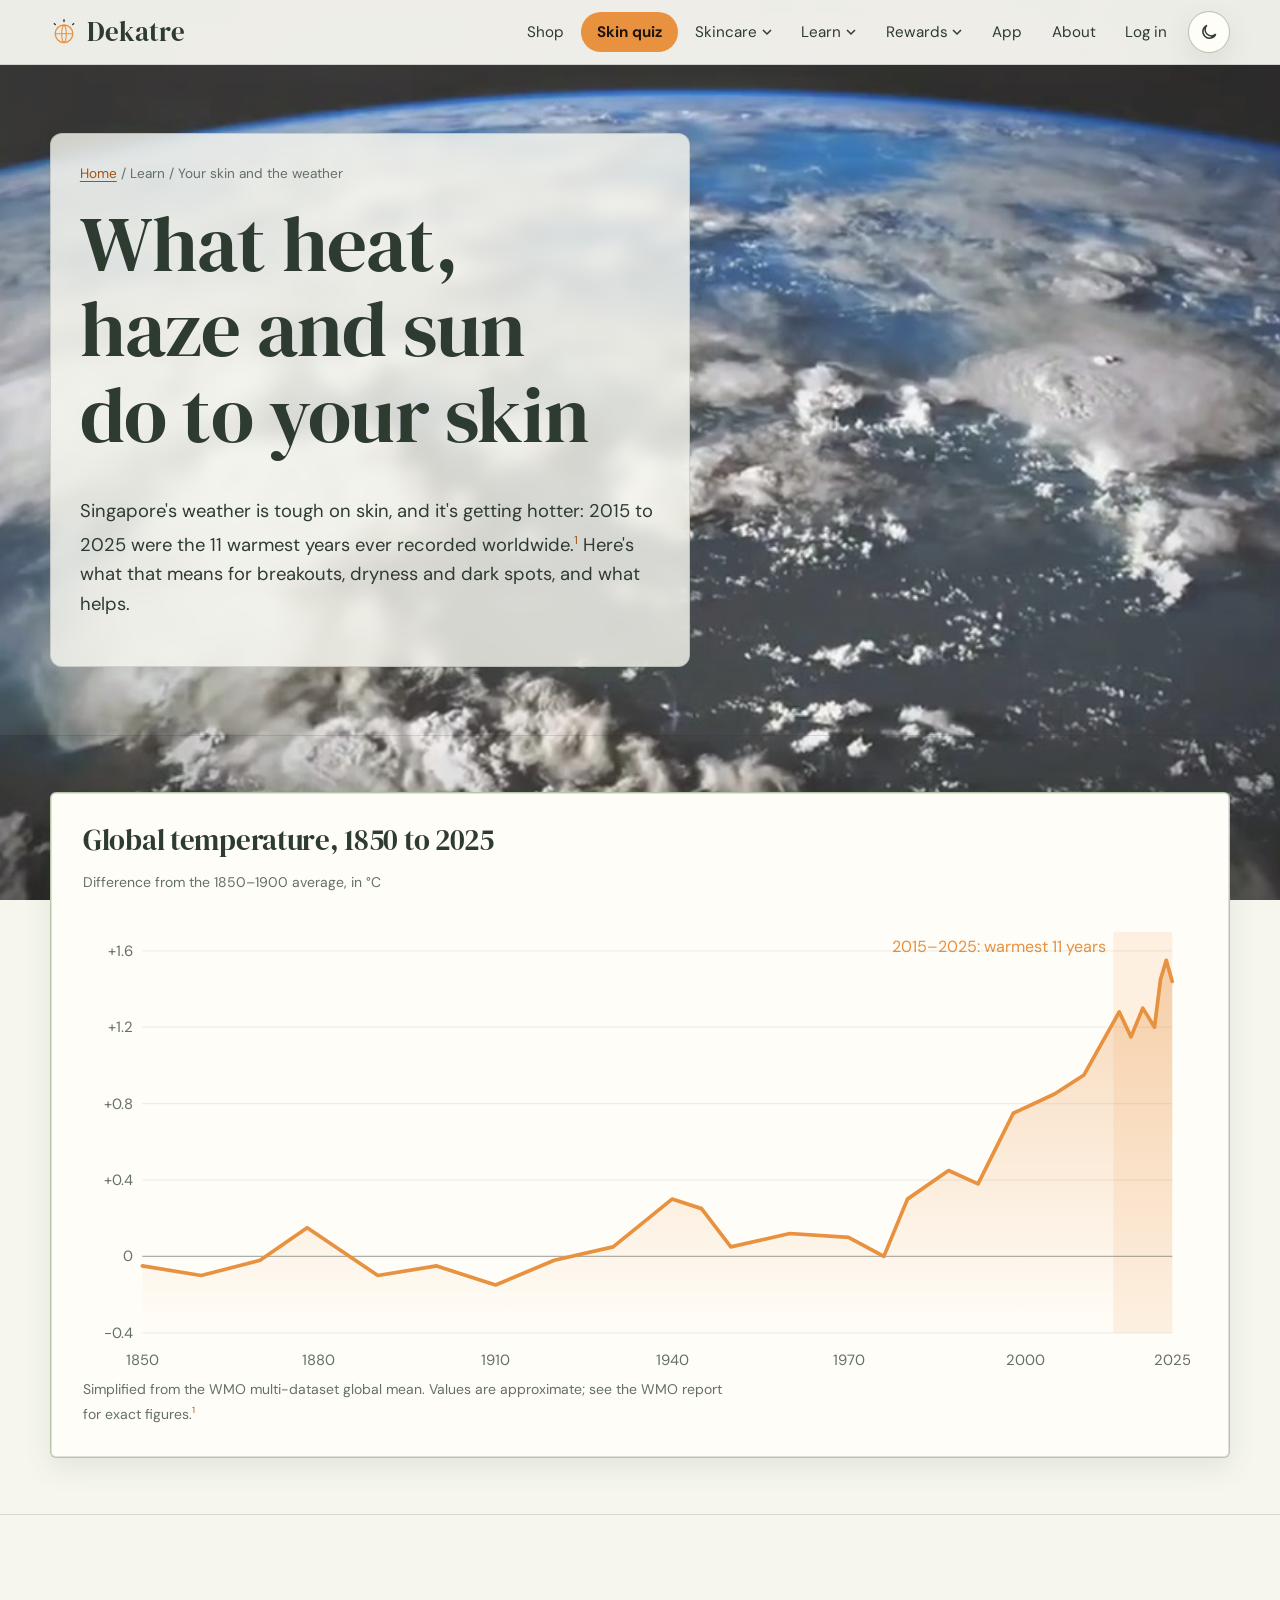
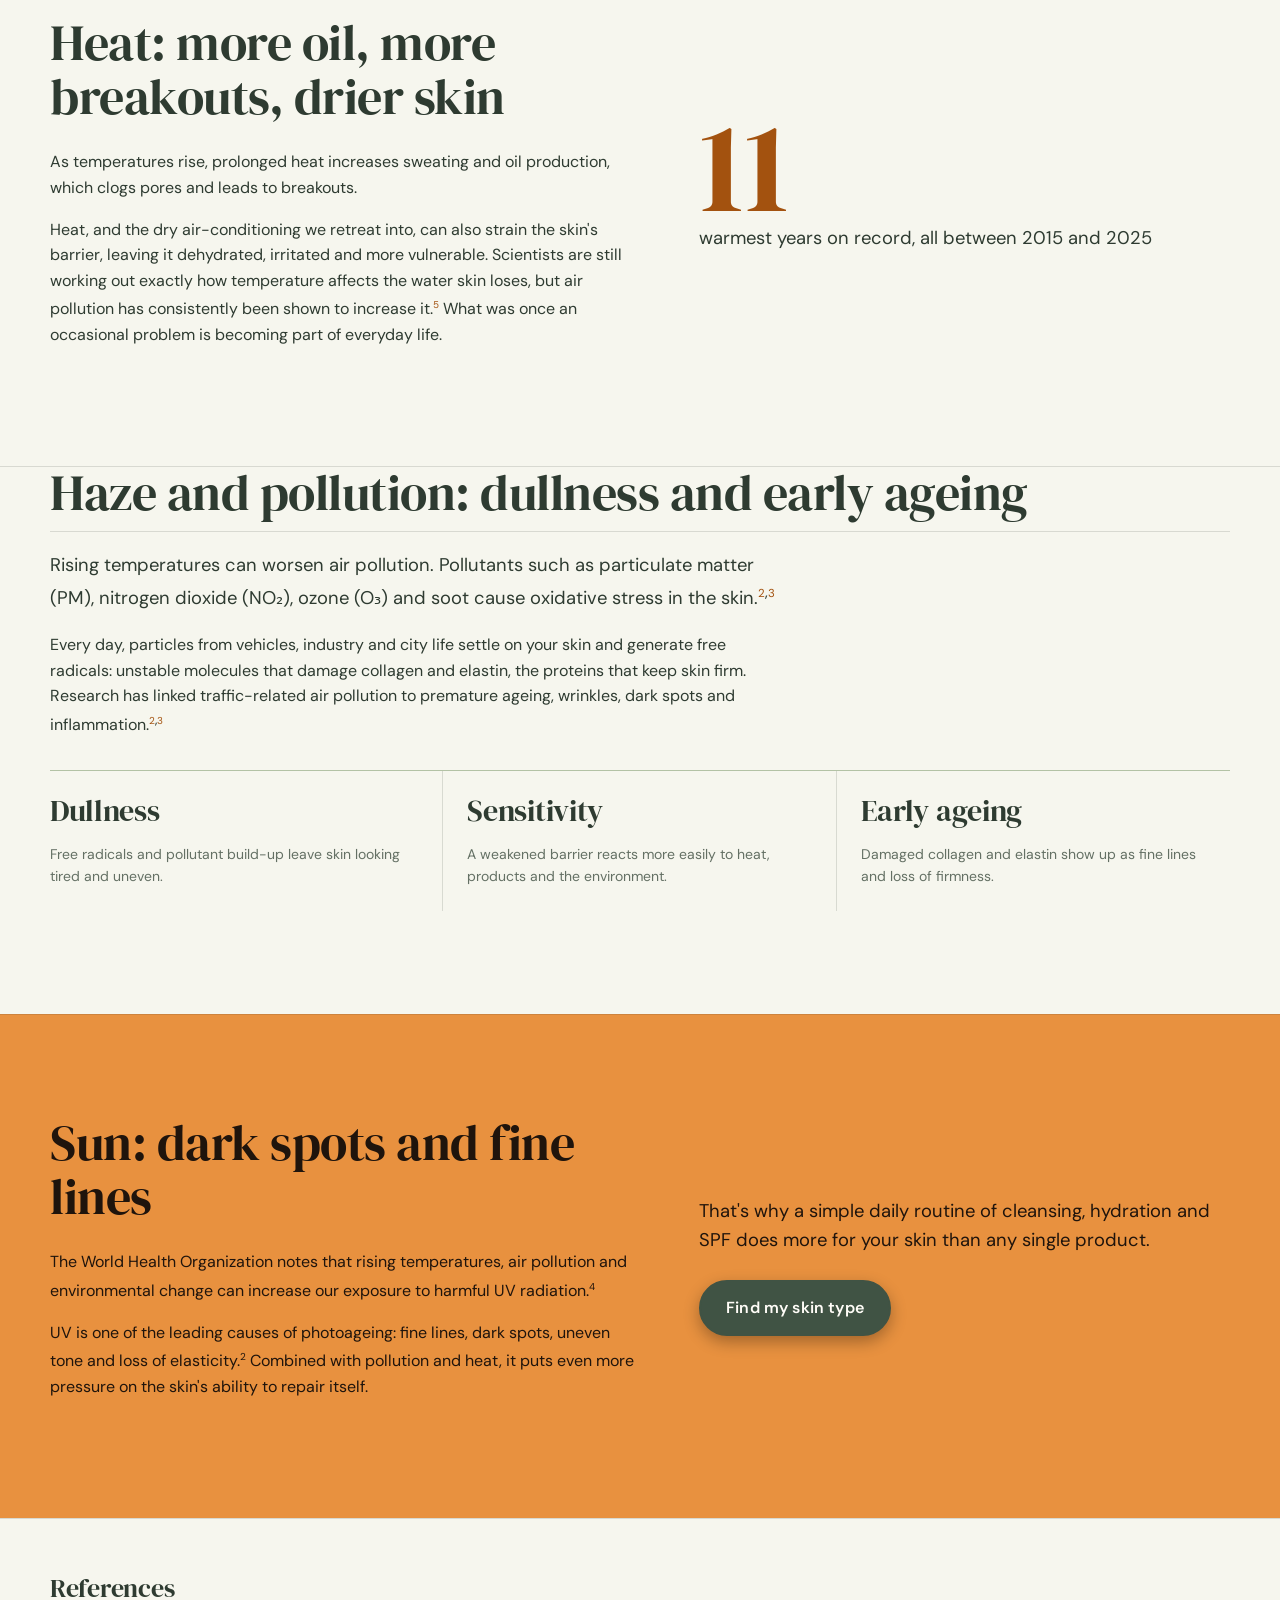
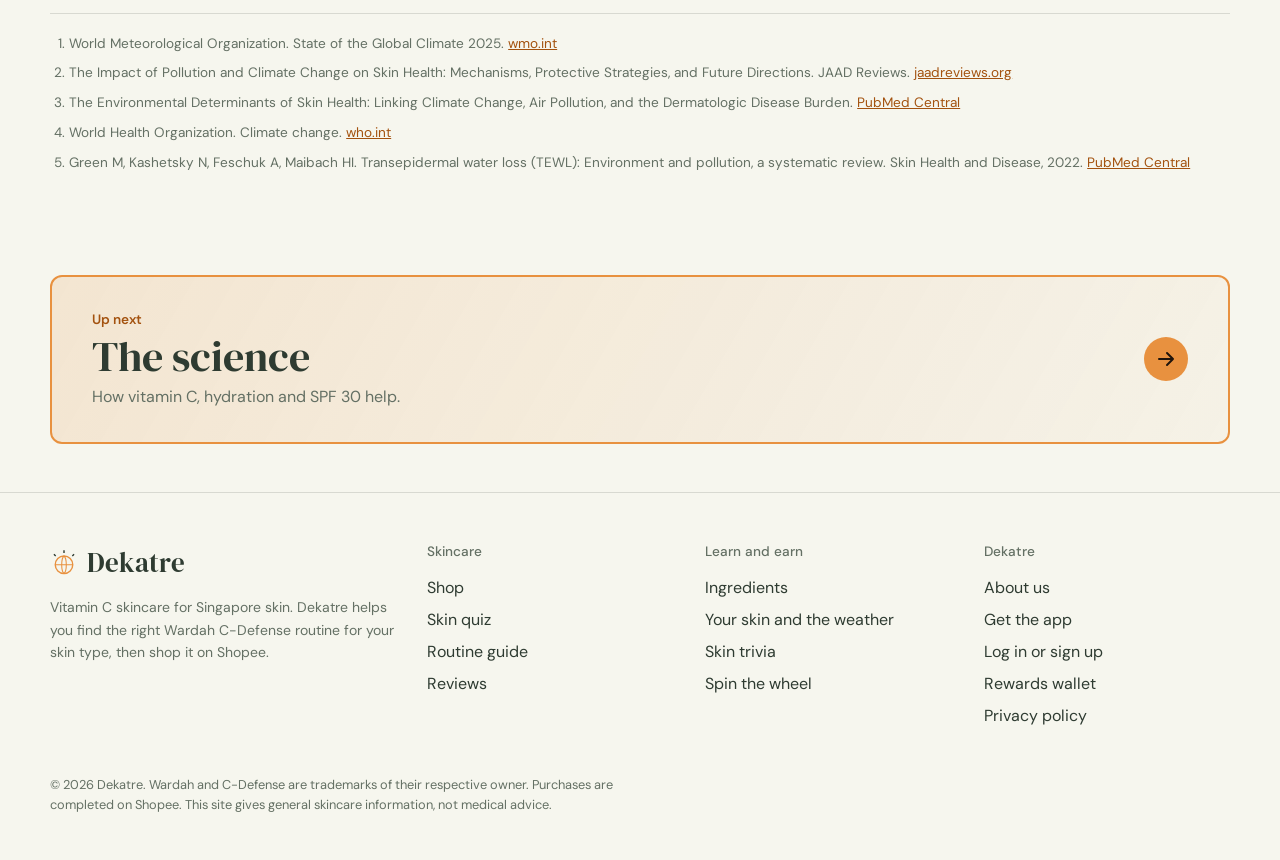
<file: climate.html>
<!DOCTYPE html>
<html lang="en-SG">
<head>
<meta charset="utf-8">
<script>try{if(localStorage.getItem("dekatre_theme")==="dark")document.documentElement.dataset.theme="dark"}catch(e){}</script>
<meta name="viewport" content="width=device-width, initial-scale=1">
<title>Your skin and the weather | Dekatre</title>
<meta name="description" content="How rising temperatures, air pollution and UV radiation from climate change affect your skin, with research from the WMO and WHO.">
<meta name="theme-color" content="#f6f6ee">
<meta property="og:title" content="Climate and your skin | Dekatre">
<meta property="og:description" content="How rising temperatures, air pollution and UV radiation from climate change affect your skin, with research from the WMO and WHO.">
<meta property="og:type" content="website">
<link rel="icon" href="images/favicon.svg" type="image/svg+xml">
<link rel="preconnect" href="https://fonts.googleapis.com">
<link rel="preconnect" href="https://fonts.gstatic.com" crossorigin>
<link href="https://fonts.googleapis.com/css2?family=DM+Sans:opsz,wght@9..40,400;9..40,500;9..40,600;9..40,700&family=DM+Serif+Display&display=swap" rel="stylesheet">
<link rel="stylesheet" href="css/style.css?v=18b">
<style>
  .chart-wrap { border: 1px solid var(--line); border-radius: var(--radius); padding: clamp(1rem, 3vw, 2rem); background: var(--surface); }
  .chart-scroll { overflow-x: auto; }
  .chart { width: 100%; min-width: 560px; height: auto; display: block; }
  .chart .axis text { fill: var(--muted); font-size: 12px; font-family: var(--body); }
  .chart .grid line { stroke: rgba(var(--ink-rgb),.08); }
  .chart .zero { stroke: rgba(var(--ink-rgb),.35); }
  .chart .line { fill: none; stroke: var(--orange); stroke-width: 3; stroke-linejoin: round; stroke-linecap: round; }
  .chart .area { fill: url(#fade); }
  .chart .hl { fill: rgba(232,145,63,.12); }
  .chart .hl-label { fill: var(--orange); font-size: 13px; font-family: var(--body); }
  .chart.pre .line { stroke-dasharray: var(--len); stroke-dashoffset: var(--len); }
  .chart.draw .line { animation: draw 2.4s ease-out forwards; }
  @keyframes draw { to { stroke-dashoffset: 0; } }

  .big-stat { font-family: var(--display); font-size: clamp(4rem, 12vw, 8rem); line-height: .9; color: var(--accent-text); }
  .effects { display: grid; grid-template-columns: repeat(3, 1fr); border-top: 1px solid var(--line); }
  .effects > div { padding: 1.5rem 1.5rem 1.5rem 0; border-right: 1px solid var(--line-soft); }
  .effects > div + div { padding-left: 1.5rem; }
  .effects > div:last-child { border-right: 0; }
  @media (max-width: 760px) { .effects { grid-template-columns: 1fr; } .effects > div { border-right: 0; border-bottom: 1px solid var(--line-soft); padding: 1.25rem 0 !important; } }
  .refs { font-size: .85rem; color: var(--muted); padding-left: 1.2rem; }
  .refs li { margin-bottom: .5rem; word-break: break-word; }
  body.climate-page { isolation: isolate; }
  body.climate-page main, body.climate-page .site-footer { position: relative; z-index: 1; }
  .climate-ambient { position: fixed; inset: 0; z-index: 0; overflow: hidden; pointer-events: none; }
  .climate-ambient video { width: 100%; height: 100%; object-fit: cover; opacity: .88; filter: saturate(.98) brightness(.98); transform: scale(1.01); transition: opacity .55s ease, filter .55s ease, transform .55s ease; }
  body.climate-scrolled .climate-ambient video { opacity: .22; filter: blur(18px) saturate(.82) brightness(.84); transform: scale(1.08); }
  .climate-video-banner { background-color: transparent !important; background-image: none !important; }
  body.climate-page .climate-video-banner::before { content: ""; position: absolute; z-index: 0; inset: 0; pointer-events: none;
    background: linear-gradient(90deg, rgba(var(--bg-rgb),.06) 0%, rgba(var(--bg-rgb),.03) 38%, rgba(var(--bg-rgb),0) 78%); }
  .climate-video-banner .banner-copy { width: min(100%, 40rem); padding: clamp(1.2rem, 3vw, 1.8rem); background: rgba(var(--bg-rgb),.82);
    border: 1px solid rgba(var(--ink-rgb),.16); border-radius: 12px; box-shadow: var(--shadow); backdrop-filter: blur(8px); -webkit-backdrop-filter: blur(8px); }
  :root[data-theme="dark"] body.climate-page .climate-video-banner::before { background: linear-gradient(90deg, rgba(var(--bg-rgb),.06) 0%, rgba(var(--bg-rgb),.03) 38%, rgba(var(--bg-rgb),0) 78%); }
  @media (max-width: 760px) {
    body.climate-page .climate-video-banner::before { background: linear-gradient(180deg, rgba(var(--bg-rgb),.05) 0%, rgba(var(--bg-rgb),.02) 42%, rgba(var(--bg-rgb),0) 100%); }
    :root[data-theme="dark"] body.climate-page .climate-video-banner::before { background: linear-gradient(180deg, rgba(var(--bg-rgb),.05) 0%, rgba(var(--bg-rgb),.02) 42%, rgba(var(--bg-rgb),0) 100%); }
    .climate-ambient video { object-position: 54% center; }
  }
</style>
</head>
<body class="climate-page">
<div class="climate-ambient" aria-hidden="true">
  <video autoplay muted loop playsinline preload="metadata" poster="images/climate-video-poster.jpg" tabindex="-1">
    <source src="videos/climate-environment-landscape.mp4" type="video/mp4">
  </video>
</div>
<main>
  <header class="page-head page-banner page-banner--climate climate-video-banner">
    <div class="wrap">
      <div class="banner-copy">
        <nav class="crumb" aria-label="Breadcrumb"><a href="index.html">Home</a> / Learn / Your skin and the weather</nav>
        <h1>What heat, haze and sun do to your skin</h1>
        <p class="lede">Singapore's weather is tough on skin, and it's getting hotter: 2015 to 2025 were the 11 warmest years ever recorded worldwide.<sup><a href="#ref1">1</a></sup> Here's what that means for breakouts, dryness and dark spots, and what helps.</p>
      </div>
    </div>
  </header>

  <section class="section--tight">
    <div class="wrap">
      <figure class="chart-wrap" style="margin:0">
        <figcaption>
          <h2 style="font-size:1.8rem">Global temperature, 1850 to 2025</h2>
          <p class="muted small">Difference from the 1850–1900 average, in °C</p>
        </figcaption>
        <div class="chart-scroll">
          <svg class="chart" id="chart" viewBox="0 0 900 380" role="img" aria-label="Line chart showing global temperature roughly flat from 1850 to 1910, then rising steadily from the 1970s to about 1.5 degrees above pre-industrial levels by 2024."></svg>
        </div>
        <p class="small muted mb-0">Simplified from the WMO multi-dataset global mean. Values are approximate; see the WMO report for exact figures.<sup><a href="#ref1">1</a></sup></p>
      </figure>
    </div>
  </section>

  <section class="section">
    <div class="wrap split">
      <div>
        <h2>Heat: more oil, more breakouts, drier skin</h2>
        <p>As temperatures rise, prolonged heat increases sweating and oil production, which clogs pores and leads to breakouts.</p>
        <p>Heat, and the dry air-conditioning we retreat into, can also strain the skin's barrier, leaving it dehydrated, irritated and more vulnerable. Scientists are still working out exactly how temperature affects the water skin loses, but air pollution has consistently been shown to increase it.<sup><a href="#ref5">5</a></sup> What was once an occasional problem is becoming part of everyday life.</p>
      </div>
      <div><div class="big-stat">11</div><p class="lede">warmest years on record, all between 2015 and 2025</p></div>
    </div>
  </section>

  <section class="section" style="padding-top:0">
    <div class="wrap">
      <h2>Haze and pollution: dullness and early ageing</h2>
      <p class="lede">Rising temperatures can worsen air pollution. Pollutants such as particulate matter (PM), nitrogen dioxide (NO₂), ozone (O₃) and soot cause oxidative stress in the skin.<sup><a href="#ref2">2</a>,<a href="#ref3">3</a></sup></p>
      <p>Every day, particles from vehicles, industry and city life settle on your skin and generate free radicals: unstable molecules that damage collagen and elastin, the proteins that keep skin firm. Research has linked traffic-related air pollution to premature ageing, wrinkles, dark spots and inflammation.<sup><a href="#ref2">2</a>,<a href="#ref3">3</a></sup></p>
      <div class="effects" style="margin-top:2rem">
        <div><h3>Dullness</h3><p class="small muted mb-0">Free radicals and pollutant build-up leave skin looking tired and uneven.</p></div>
        <div><h3>Sensitivity</h3><p class="small muted mb-0">A weakened barrier reacts more easily to heat, products and the environment.</p></div>
        <div><h3>Early ageing</h3><p class="small muted mb-0">Damaged collagen and elastin show up as fine lines and loss of firmness.</p></div>
      </div>
    </div>
  </section>

  <section class="section section--band" id="uv">
    <div class="wrap split">
      <div>
        <h2>Sun: dark spots and fine lines</h2>
        <p>The World Health Organization notes that rising temperatures, air pollution and environmental change can increase our exposure to harmful UV radiation.<sup><a href="#ref4">4</a></sup></p>
        <p>UV is one of the leading causes of photoageing: fine lines, dark spots, uneven tone and loss of elasticity.<sup><a href="#ref2">2</a></sup> Combined with pollution and heat, it puts even more pressure on the skin's ability to repair itself.</p>
      </div>
      <div>
        <p class="lede">That's why a simple daily routine of cleansing, hydration and SPF does more for your skin than any single product.</p>
        <div class="btn-row"><a class="btn btn--dark" href="skin-quiz.html">Find my skin type</a></div>
      </div>
    </div>
  </section>

  <section class="section--tight">
    <div class="wrap">
      <h2 style="font-size:1.6rem">References</h2>
      <ol class="refs">
        <li id="ref1">World Meteorological Organization. State of the Global Climate 2025. <a href="https://wmo.int/publication-series/state-of-global-climate/state-of-global-climate-2025" target="_blank" rel="noopener">wmo.int</a></li>
        <li id="ref2">The Impact of Pollution and Climate Change on Skin Health: Mechanisms, Protective Strategies, and Future Directions. JAAD Reviews. <a href="https://www.jaadreviews.org/article/S2950-1989%2825%2900061-3/fulltext" target="_blank" rel="noopener">jaadreviews.org</a></li>
        <li id="ref3">The Environmental Determinants of Skin Health: Linking Climate Change, Air Pollution, and the Dermatologic Disease Burden. <a href="https://pmc.ncbi.nlm.nih.gov/articles/PMC12732634/" target="_blank" rel="noopener">PubMed Central</a></li>
        <li id="ref4">World Health Organization. Climate change. <a href="https://www.who.int/health-topics/climate-change" target="_blank" rel="noopener">who.int</a></li>
        <li id="ref5">Green M, Kashetsky N, Feschuk A, Maibach HI. Transepidermal water loss (TEWL): Environment and pollution, a systematic review. Skin Health and Disease, 2022. <a href="https://pmc.ncbi.nlm.nih.gov/articles/PMC9168018/" target="_blank" rel="noopener">PubMed Central</a></li>
      </ol>
    </div>
  </section>
</main>

<script src="js/main.js?v=14"></script>
<script>
(() => {
  const updateAmbient = () => document.body.classList.toggle("climate-scrolled", window.scrollY > 70);
  window.addEventListener("scroll", updateAmbient, { passive: true });
  updateAmbient();
})();
/* Approximate temperature anomaly points (year, °C). Edit freely. */
const DATA = [[1850,-.05],[1860,-.1],[1870,-.02],[1878,.15],[1890,-.1],[1900,-.05],[1910,-.15],[1920,-.02],[1930,.05],[1940,.3],[1945,.25],
  [1950,.05],[1960,.12],[1970,.1],[1976,0],[1980,.3],[1987,.45],[1992,.38],[1998,.75],[2005,.85],[2010,.95],[2016,1.28],[2018,1.15],[2020,1.3],[2022,1.2],[2023,1.45],[2024,1.55],[2025,1.44]];
document.addEventListener("DOMContentLoaded", () => {
  const svg = document.getElementById("chart");
  const W = 900, H = 380, L = 48, R = 20, T = 20, B = 36;
  const x = y => L + (y - 1850) / (2025 - 1850) * (W - L - R);
  const yv = v => T + (1.7 - v) / (1.7 + 0.4) * (H - T - B);
  let g = `<defs><linearGradient id="fade" x1="0" y1="0" x2="0" y2="1"><stop offset="0" stop-color="#e8913f" stop-opacity=".35"/><stop offset="1" stop-color="#e8913f" stop-opacity="0"/></linearGradient></defs>`;
  g += `<rect class="hl" x="${x(2015)}" y="${T}" width="${x(2025) - x(2015)}" height="${H - T - B}"/>`;
  g += `<text class="hl-label" x="${x(2015) - 6}" y="${T + 16}" text-anchor="end">2015–2025: warmest 11 years</text>`;
  g += `<g class="grid">` + [-0.4, 0, 0.4, 0.8, 1.2, 1.6].map(v => `<line x1="${L}" x2="${W - R}" y1="${yv(v)}" y2="${yv(v)}"/>`).join("") + `</g>`;
  g += `<line class="zero" x1="${L}" x2="${W - R}" y1="${yv(0)}" y2="${yv(0)}"/>`;
  g += `<g class="axis">` + [-0.4, 0, 0.4, 0.8, 1.2, 1.6].map(v => `<text x="${L - 8}" y="${yv(v) + 4}" text-anchor="end">${v > 0 ? "+" : ""}${v}</text>`).join("")
     + [1850, 1880, 1910, 1940, 1970, 2000, 2025].map(yr => `<text x="${x(yr)}" y="${H - 10}" text-anchor="middle">${yr}</text>`).join("") + `</g>`;
  const pts = DATA.map(([a, b]) => `${x(a).toFixed(1)},${yv(b).toFixed(1)}`);
  g += `<polygon class="area" points="${x(1850)},${yv(-0.4)} ${pts.join(" ")} ${x(2025)},${yv(-0.4)}"/>`;
  g += `<polyline class="line" points="${pts.join(" ")}"/>`;
  svg.innerHTML = g;
  const line = svg.querySelector(".line"); svg.style.setProperty("--len", Math.ceil(line.getTotalLength())); svg.classList.add("pre");
  const io = new IntersectionObserver(es => es.forEach(e => { if (e.isIntersecting) { svg.classList.add("draw"); io.disconnect(); } }), { threshold: .4 });
  io.observe(svg);
});
</script>
</body>
</html>
</file>
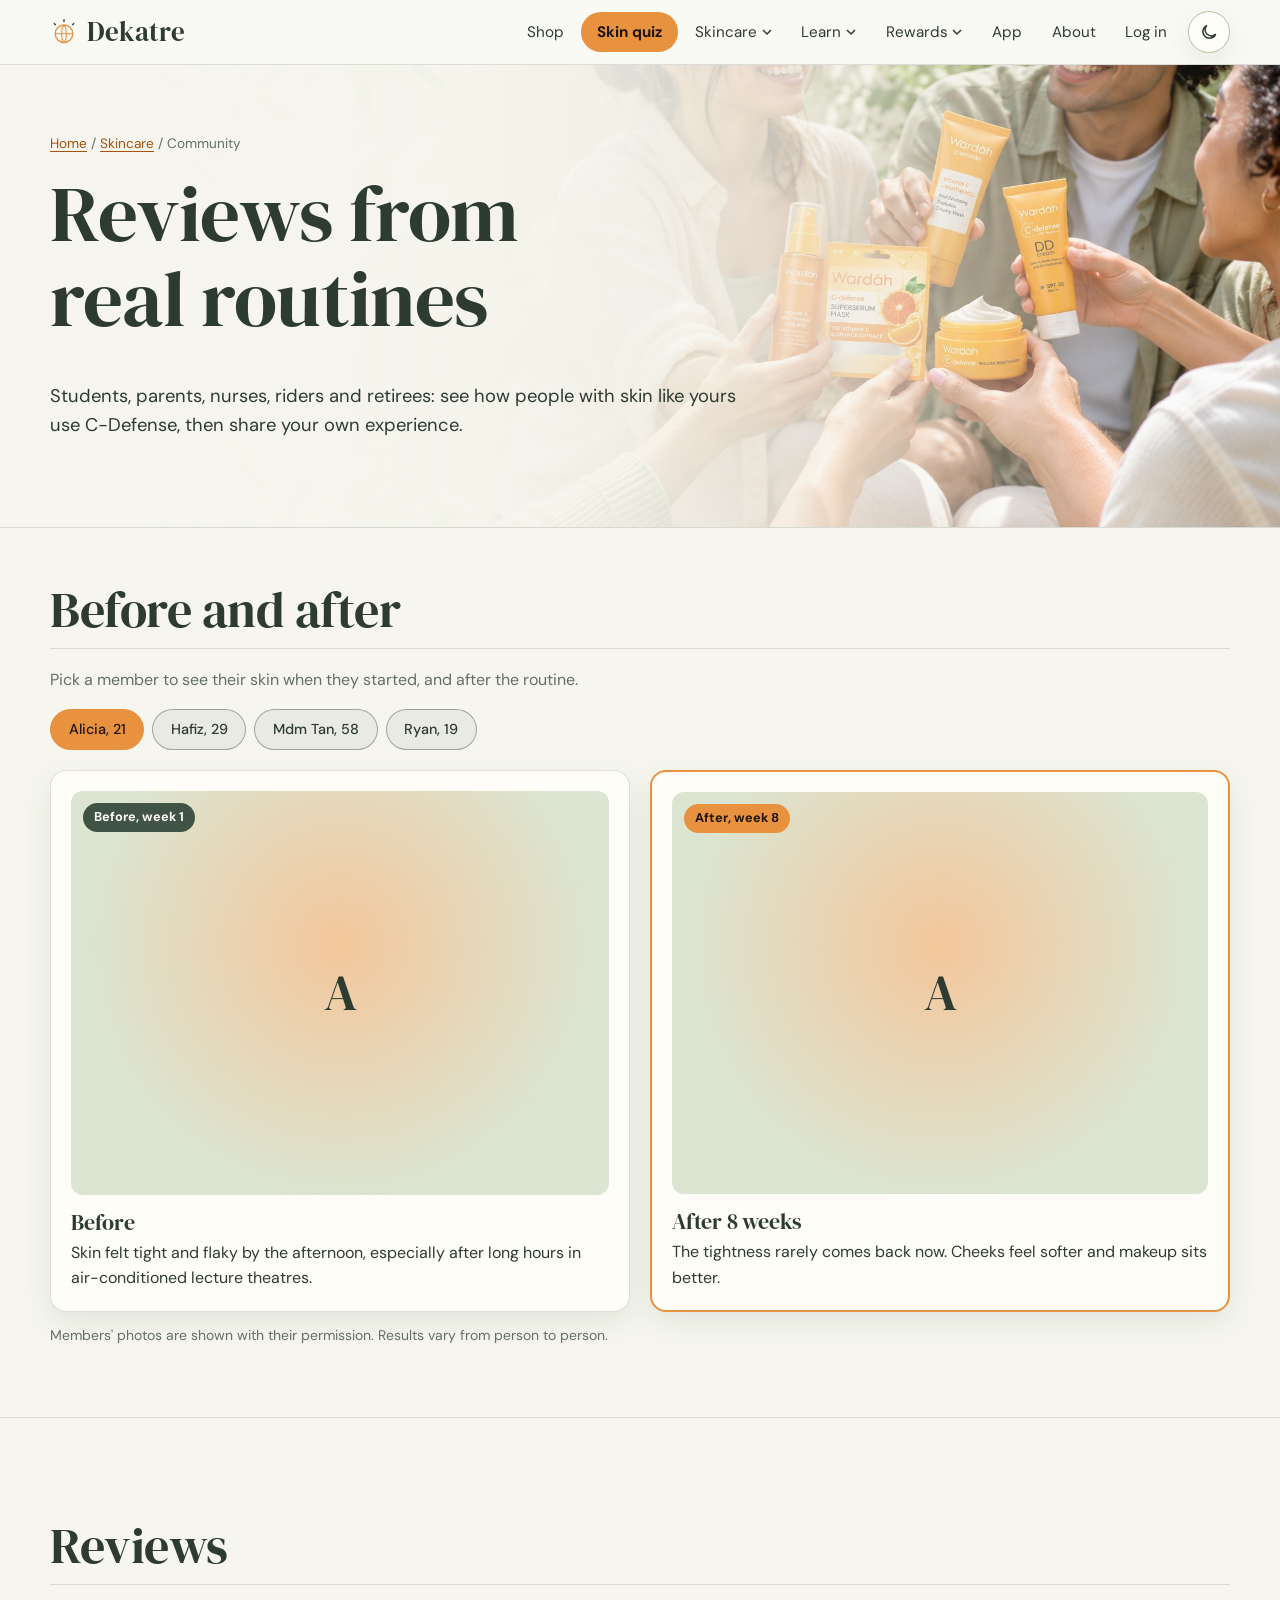
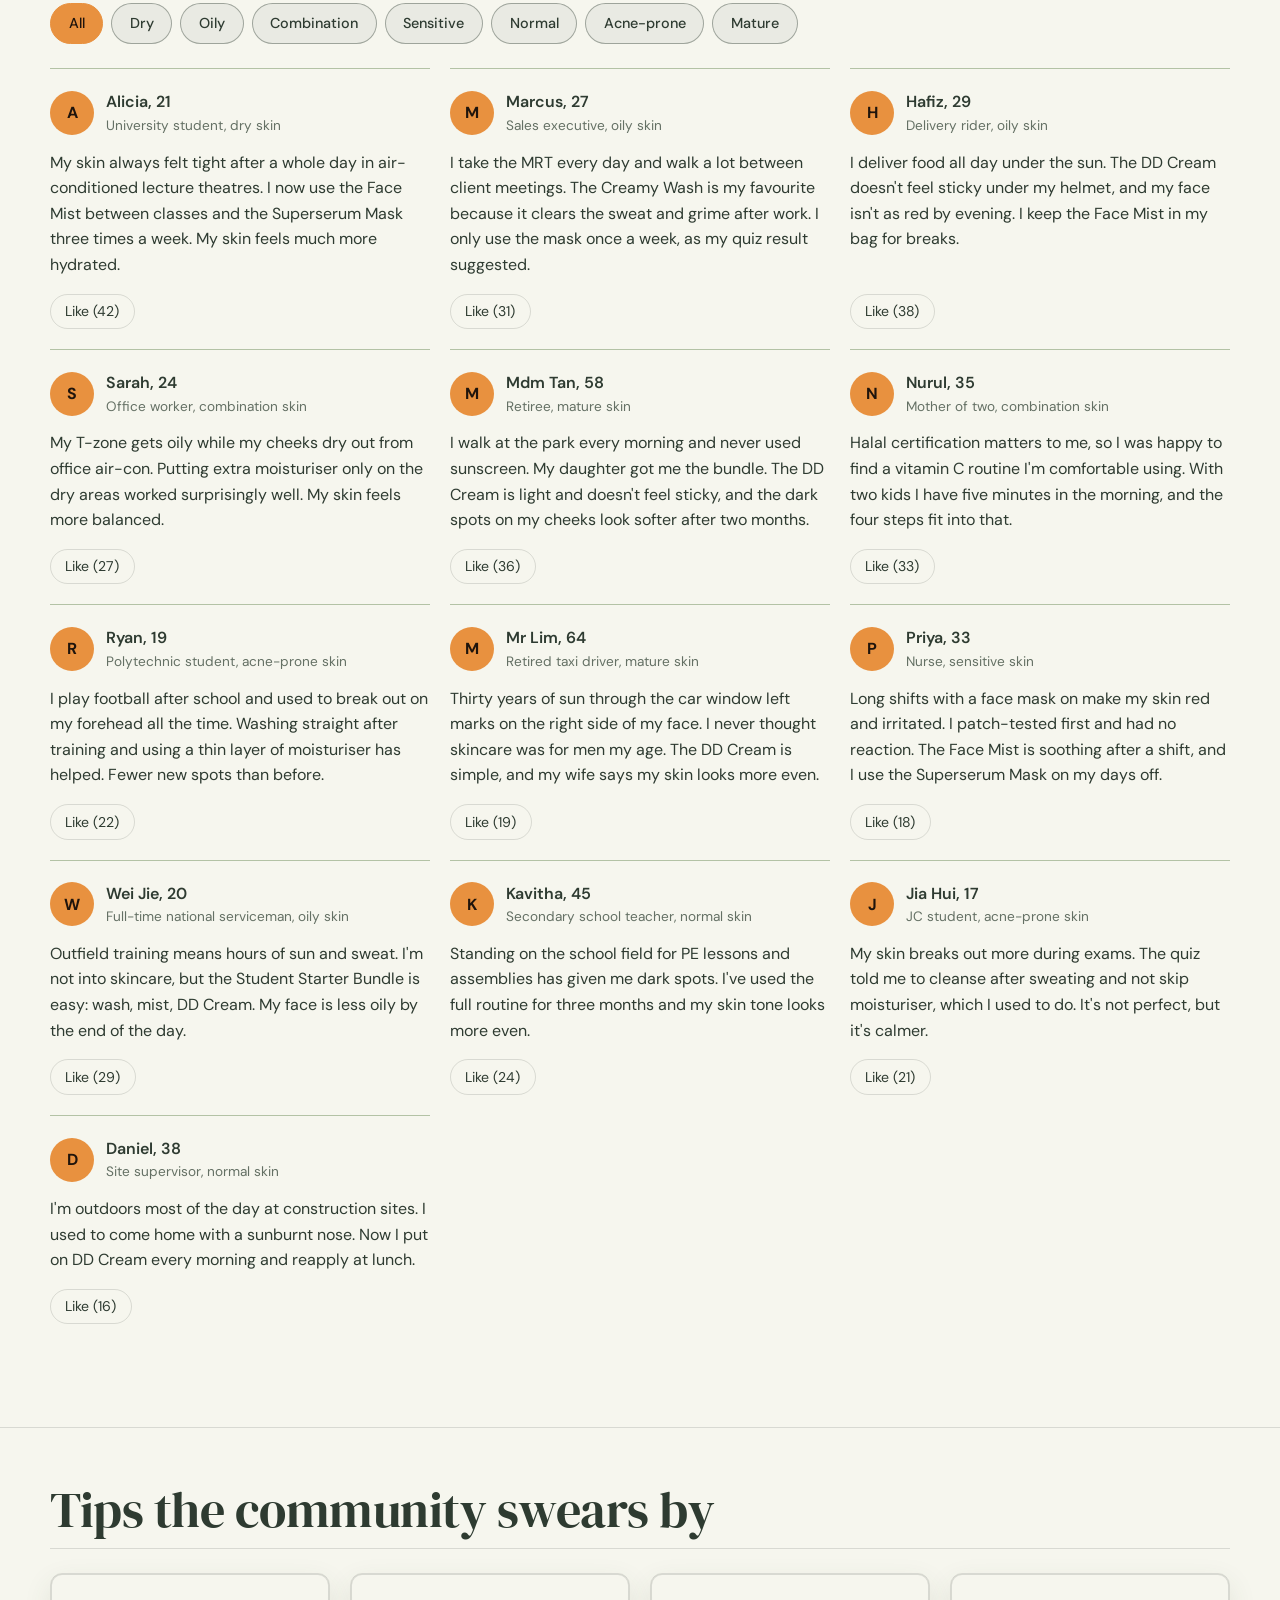
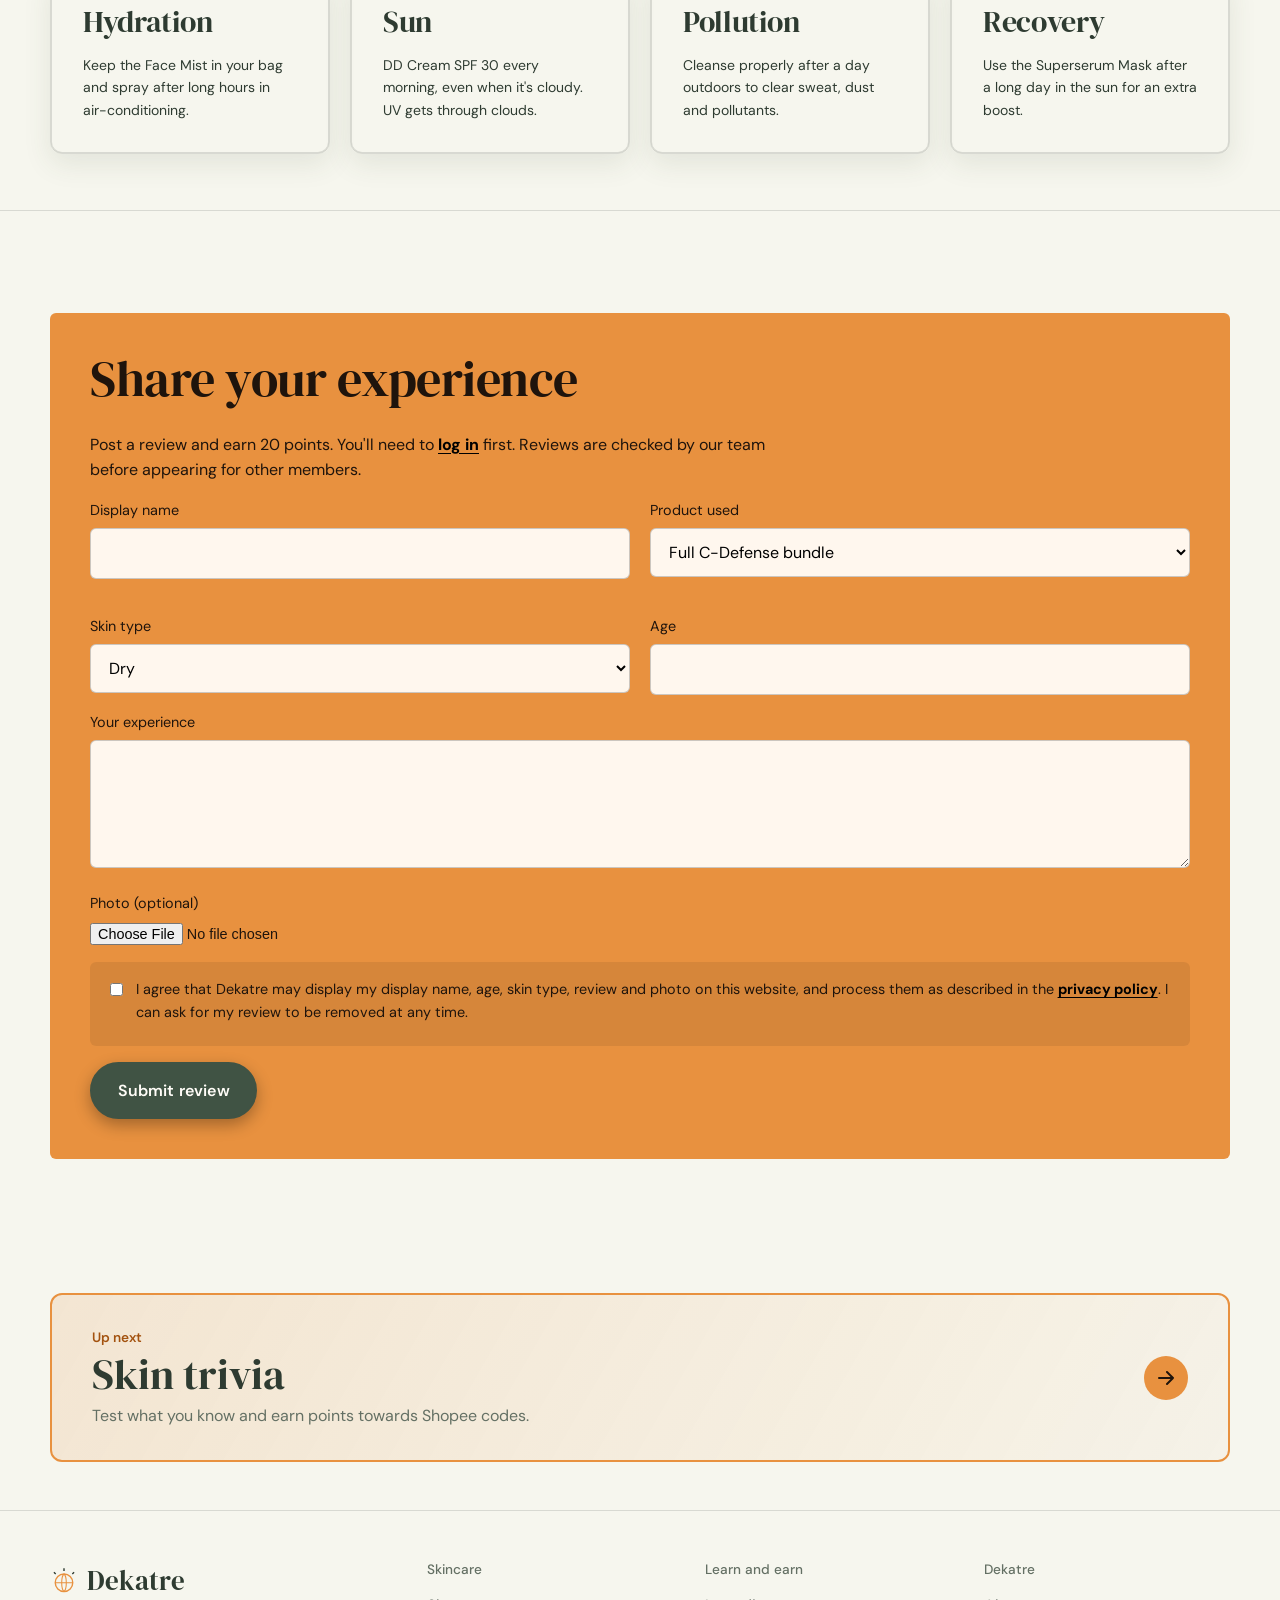
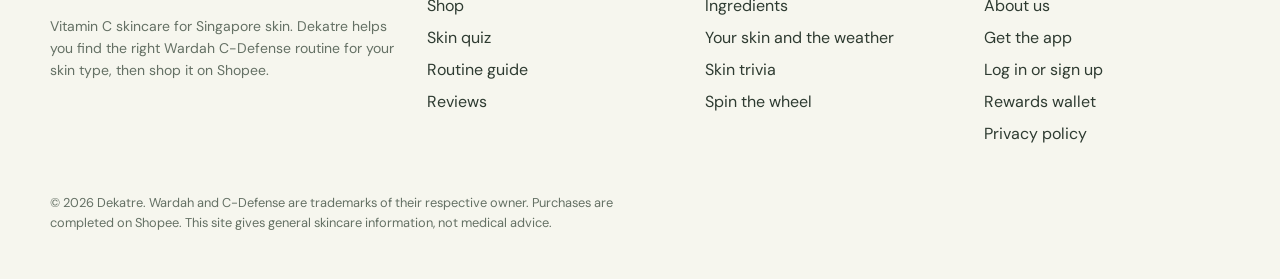
<file: community.html>
<!DOCTYPE html>
<html lang="en-SG">
<head>
<meta charset="utf-8">
<script>try{if(localStorage.getItem("dekatre_theme")==="dark")document.documentElement.dataset.theme="dark"}catch(e){}</script>
<meta name="viewport" content="width=device-width, initial-scale=1">
<title>Community | Dekatre</title>
<meta name="description" content="Read real routines and reviews from Dekatre members, filter by skin type, and share your own progress to earn points.">
<meta name="theme-color" content="#f6f6ee">
<meta property="og:title" content="Community | Dekatre">
<meta property="og:description" content="Read real routines and reviews from Dekatre members, filter by skin type, and share your own progress to earn points.">
<meta property="og:type" content="website">
<link rel="icon" href="images/favicon.svg" type="image/svg+xml">
<link rel="preconnect" href="https://fonts.googleapis.com">
<link rel="preconnect" href="https://fonts.gstatic.com" crossorigin>
<link href="https://fonts.googleapis.com/css2?family=DM+Sans:opsz,wght@9..40,400;9..40,500;9..40,600;9..40,700&family=DM+Serif+Display&display=swap" rel="stylesheet">
<link rel="stylesheet" href="css/style.css?v=18b">
<style>
  /* check-in journey card (from the Figma "community check ins" frame) */
  .ba { display: grid; grid-template-columns: 1fr 1fr; gap: 1.25rem; margin-top: 1.25rem; }
  .ba-card { background: var(--surface); border: 1px solid var(--line-soft); border-radius: 16px; padding: 1.25rem; box-shadow: var(--shadow); }
  .ba-card.after { border: 2px solid var(--orange); }
  .ba-photo { aspect-ratio: 4 / 3; border-radius: 12px; display: grid; place-items: center; font-family: var(--display); font-size: 3.2rem; color: var(--ink); position: relative; }
  .ba-photo .label { position: absolute; top: .75rem; left: .75rem; background: var(--dark); color: var(--on-dark); font-family: var(--body); font-size: .8rem; font-weight: 700; padding: .25rem .7rem; border-radius: 999px; }
  .ba-card.after .ba-photo .label { background: var(--orange); color: var(--on-accent); }
  .ba-card h3 { font-size: 1.4rem; margin: 1rem 0 .3rem; }
  .ba-who { font-weight: 700; margin: 1rem 0 0; }
  @media (max-width: 700px) { .ba { grid-template-columns: 1fr; } }

  .reviews { display: grid; grid-template-columns: repeat(auto-fill, minmax(300px, 1fr)); gap: 1.25rem; margin-top: 1.5rem; }
  .review { border-top: 1px solid var(--line); padding-top: 1.25rem; display: flex; flex-direction: column; }
  .review .meta { display: flex; gap: .75rem; align-items: center; margin-bottom: .8rem; }
  .avatar { width: 44px; height: 44px; border-radius: 50%; background: var(--orange); color: var(--on-accent); display: grid; place-items: center; font-weight: 700; flex: none; overflow: hidden; }
  .avatar img { width: 100%; height: 100%; object-fit: cover; }
  .review .name { font-weight: 600; }
  .review .sub { font-size: .85rem; color: var(--muted); }
  .review blockquote { margin: 0 0 1rem; }
  .review img.upload { border-radius: var(--radius); margin-bottom: 1rem; max-height: 220px; object-fit: cover; }
  .like { margin-top: auto; align-self: flex-start; background: none; border: 1px solid var(--line-soft); color: var(--ink); border-radius: 999px; padding: .35rem .9rem; font-size: .88rem; }
  .like[aria-pressed="true"] { border-color: var(--orange); color: var(--accent-text); }

  .form-panel { background: var(--orange); color: var(--on-accent); border-radius: var(--radius); padding: clamp(1.25rem, 4vw, 2.5rem); }
  .form-panel label, .form-panel .checkbox { color: var(--on-accent); }
  .form-panel input[type="text"], .form-panel select, .form-panel textarea { background: #fff7ee; color: #000; border-color: rgba(0,0,0,.2); }
  .form-panel input[type="file"] { font-size: .9rem; }
  .form-panel .checkbox input { accent-color: #000; }
  .form-panel .error { color: #6b0f00; font-weight: 600; }
  .form-panel a { color: #000; font-weight: 700; text-decoration: underline; text-underline-offset: 3px; }
  .form-panel a:hover { color: #fff7ee; }
  .pdpa { background: rgba(0,0,0,.08); border-radius: var(--radius); padding: 1rem; font-size: .85rem; margin: 1rem 0; }
</style>
</head>
<body>
<main>
  <header class="page-head page-banner page-banner--community">
    <div class="wrap">
      <nav class="crumb" aria-label="Breadcrumb"><a href="index.html">Home</a> / <a href="routine.html">Skincare</a> / Community</nav>
      <h1>Reviews from real routines</h1>
      <p class="lede">Students, parents, nurses, riders and retirees: see how people with skin like yours use C-Defense, then share your own experience.</p>
    </div>
  </header>

  <section class="section--tight">
    <div class="wrap">
      <h2>Before and after</h2>
      <p class="muted">Pick a member to see their skin when they started, and after the routine.</p>
      <div class="chips" role="group" aria-label="Choose a member" id="baPeople" style="margin-top:1rem"></div>
      <div class="ba" aria-live="polite" id="ba"></div>
      <p class="small muted" style="margin-top:.75rem">Members' photos are shown with their permission. Results vary from person to person.</p>
    </div>
  </section>

  <section class="section">
    <div class="wrap">
      <h2>Reviews</h2>
      <div class="chips" id="filters" role="group" aria-label="Filter by skin type"></div>
      <div class="reviews" id="reviews"></div>
      <p class="muted" id="empty" hidden>No reviews for this skin type yet. Be the first to post one below.</p>
    </div>
  </section>

  <section class="section--tight">
    <div class="wrap">
      <h2>Tips the community swears by</h2>
      <div class="grid grid-4" style="margin-top:1.5rem">
        <div class="panel panel--plain"><h3>Hydration</h3><p class="small mb-0">Keep the Face Mist in your bag and spray after long hours in air-conditioning.</p></div>
        <div class="panel panel--plain"><h3>Sun</h3><p class="small mb-0">DD Cream SPF 30 every morning, even when it's cloudy. UV gets through clouds.</p></div>
        <div class="panel panel--plain"><h3>Pollution</h3><p class="small mb-0">Cleanse properly after a day outdoors to clear sweat, dust and pollutants.</p></div>
        <div class="panel panel--plain"><h3>Recovery</h3><p class="small mb-0">Use the Superserum Mask after a long day in the sun for an extra boost.</p></div>
      </div>
    </div>
  </section>

  <section class="section" id="post">
    <div class="wrap">
      <form class="form-panel" id="reviewForm" novalidate>
        <h2>Share your experience</h2>
        <p>Post a review and earn 20 points. Reviews are checked by our team before appearing for other members.</p>
        <div class="grid grid-2">
          <div class="field"><label for="rName">Display name</label><input type="text" id="rName" maxlength="30" required></div>
          <div class="field"><label for="rProduct">Product used</label>
            <select id="rProduct"><option>Full C-Defense bundle</option></select></div>
          <div class="field"><label for="rType">Skin type</label>
            <select id="rType"><option value="dry">Dry</option><option value="oily">Oily</option><option value="combination">Combination</option>
              <option value="sensitive">Sensitive</option><option value="normal">Normal</option><option value="acne">Acne-prone</option><option value="mature">Mature</option></select></div>
          <div class="field"><label for="rAge">Age</label><input type="text" id="rAge" inputmode="numeric" maxlength="2"></div>
        </div>
        <div class="field"><label for="rText">Your experience</label><textarea id="rText" rows="4" maxlength="600" required></textarea></div>
        <div class="field"><label for="rPhoto">Photo (optional)</label><input type="file" id="rPhoto" accept="image/*"></div>
        <div class="pdpa">
          <label class="checkbox"><input type="checkbox" id="rConsent" required>
            <span>I agree that Dekatre may display my display name, age, skin type, review and photo on this website, and process them as described in the <a href="privacy.html">privacy policy</a>. I can ask for my review to be removed at any time.</span></label>
        </div>
        <p class="error" id="formError" role="alert"></p>
        <button class="btn btn--dark" type="submit">Submit review</button>
      </form>
    </div>
  </section>
</main>

<script src="js/main.js?v=14"></script>
<script>
const TYPES = { all: "All", dry: "Dry", oily: "Oily", combination: "Combination", sensitive: "Sensitive", normal: "Normal", acne: "Acne-prone", mature: "Mature" };
const SEED = [
  { id: "s1", name: "Alicia", age: 21, who: "University student", type: "dry", likes: 42, text: "My skin always felt tight after a whole day in air-conditioned lecture theatres. I now use the Face Mist between classes and the Superserum Mask three times a week. My skin feels much more hydrated." },
  { id: "s2", name: "Marcus", age: 27, who: "Sales executive", type: "oily", likes: 31, text: "I take the MRT every day and walk a lot between client meetings. The Creamy Wash is my favourite because it clears the sweat and grime after work. I only use the mask once a week, as my quiz result suggested." },
  { id: "s7", name: "Hafiz", age: 29, who: "Delivery rider", type: "oily", likes: 38, text: "I deliver food all day under the sun. The DD Cream doesn't feel sticky under my helmet, and my face isn't as red by evening. I keep the Face Mist in my bag for breaks." },
  { id: "s3", name: "Sarah", age: 24, who: "Office worker", type: "combination", likes: 27, text: "My T-zone gets oily while my cheeks dry out from office air-con. Putting extra moisturiser only on the dry areas worked surprisingly well. My skin feels more balanced." },
  { id: "s4", name: "Mdm Tan", age: 58, who: "Retiree", type: "mature", likes: 36, text: "I walk at the park every morning and never used sunscreen. My daughter got me the bundle. The DD Cream is light and doesn't feel sticky, and the dark spots on my cheeks look softer after two months." },
  { id: "s8", name: "Nurul", age: 35, who: "Mother of two", type: "combination", likes: 33, text: "Halal certification matters to me, so I was happy to find a vitamin C routine I'm comfortable using. With two kids I have five minutes in the morning, and the four steps fit into that." },
  { id: "s5", name: "Ryan", age: 19, who: "Polytechnic student", type: "acne", likes: 22, text: "I play football after school and used to break out on my forehead all the time. Washing straight after training and using a thin layer of moisturiser has helped. Fewer new spots than before." },
  { id: "s9", name: "Mr Lim", age: 64, who: "Retired taxi driver", type: "mature", likes: 19, text: "Thirty years of sun through the car window left marks on the right side of my face. I never thought skincare was for men my age. The DD Cream is simple, and my wife says my skin looks more even." },
  { id: "s6", name: "Priya", age: 33, who: "Nurse", type: "sensitive", likes: 18, text: "Long shifts with a face mask on make my skin red and irritated. I patch-tested first and had no reaction. The Face Mist is soothing after a shift, and I use the Superserum Mask on my days off." },
  { id: "s10", name: "Wei Jie", age: 20, who: "Full-time national serviceman", type: "oily", likes: 29, text: "Outfield training means hours of sun and sweat. I'm not into skincare, but the Student Starter Bundle is easy: wash, mist, DD Cream. My face is less oily by the end of the day." },
  { id: "s11", name: "Kavitha", age: 45, who: "Secondary school teacher", type: "normal", likes: 24, text: "Standing on the school field for PE lessons and assemblies has given me dark spots. I've used the full routine for three months and my skin tone looks more even." },
  { id: "s12", name: "Jia Hui", age: 17, who: "JC student", type: "acne", likes: 21, text: "My skin breaks out more during exams. The quiz told me to cleanse after sweating and not skip moisturiser, which I used to do. It's not perfect, but it's calmer." },
  { id: "s13", name: "Daniel", age: 38, who: "Site supervisor", type: "normal", likes: 16, text: "I'm outdoors most of the day at construction sites. I used to come home with a sunburnt nose. Now I put on DD Cream every morning and reapply at lunch." }
];
const BA = [
  { name: "Alicia", age: 21, type: "dry", initial: "A",
    before: ["Week 1", "Skin felt tight and flaky by the afternoon, especially after long hours in air-conditioned lecture theatres."],
    after:  ["Week 8", "The tightness rarely comes back now. Cheeks feel softer and makeup sits better."] },
  { name: "Hafiz", age: 29, type: "oily", initial: "H",
    before: ["Week 1", "Face was oily and red by evening after a full day of deliveries in the sun."],
    after:  ["Week 8", "Less shine by the end of the day, and much less redness on my cheeks and nose."] },
  { name: "Mdm Tan", age: 58, type: "mature", initial: "T",
    before: ["Week 1", "Visible dark spots on both cheeks from years of morning walks without sunscreen."],
    after:  ["Week 8", "Dark spots look softer and skin tone is more even. I wear DD Cream every morning now."] },
  { name: "Ryan", age: 19, type: "acne", initial: "R",
    before: ["Week 1", "Regular breakouts on my forehead after football training."],
    after:  ["Week 8", "Fewer new spots. Cleansing straight after training made the biggest difference."] }
];

let filter = new URLSearchParams(location.search).get("type") || "all";
if (!TYPES[filter]) filter = "all";

function allReviews() { return [...store.get("myReviews", []), ...SEED]; }
function liked() { return store.get("liked", []); }

function renderFilters() {
  document.getElementById("filters").innerHTML = Object.entries(TYPES).map(([k, v]) =>
    `<button class="chip" aria-pressed="${k === filter}" data-f="${k}">${v}</button>`).join("");
}
function renderReviews() {
  const L = liked();
  const list = allReviews().filter(r => filter === "all" || r.type === filter);
  document.getElementById("empty").hidden = list.length > 0;
  document.getElementById("reviews").innerHTML = list.map(r => {
    const isLiked = L.includes(r.id);
    return `<article class="review">
      <div class="meta"><div class="avatar">${r.photo ? `<img src="${r.photo}" alt="">` : r.name[0]}</div>
        <div><div class="name">${escapeHTML(r.name)}${r.age ? ", " + r.age : ""}</div><div class="sub">${r.who ? escapeHTML(r.who) + ", " : ""}${TYPES[r.type].toLowerCase()} skin${r.pending ? " (awaiting review by our team)" : ""}</div></div></div>
      ${r.photo ? `<img class="upload" src="${r.photo}" alt="Photo shared by ${escapeHTML(r.name)}">` : ""}
      <blockquote>${escapeHTML(r.text)}</blockquote>
      <button class="like" aria-pressed="${isLiked}" data-like="${r.id}">${isLiked ? "Liked" : "Like"} (${r.likes + (isLiked ? 1 : 0)})</button>
    </article>`;
  }).join("");
}
let baIndex = 0;
function renderBA(i) {
  baIndex = i; const m = BA[i];
  document.getElementById("baPeople").innerHTML = BA.map((p, j) =>
    `<button class="chip" aria-pressed="${i === j}" data-ba="${j}">${p.name}, ${p.age}</button>`).join("");
  const card = (kind, [when, text]) => `<article class="ba-card ${kind}">
      <div class="ba-photo ph" role="img" aria-label="${kind === "after" ? "After" : "Before"} photo placeholder for ${m.name}">${m.initial}<span class="label">${kind === "after" ? "After" : "Before"}, ${when.toLowerCase()}</span></div>
      <h3>${kind === "after" ? "After 8 weeks" : "Before"}</h3><p class="mb-0">${text}</p></article>`;
  document.getElementById("ba").innerHTML = card("before", m.before) + card("after", m.after);
}
function escapeHTML(s) { return String(s).replace(/[&<>"']/g, c => ({ "&": "&amp;", "<": "&lt;", ">": "&gt;", '"': "&quot;", "'": "&#39;" }[c])); }

/* shrink uploaded photo so it fits in browser storage */
function shrink(file) {
  return new Promise((res, rej) => {
    const img = new Image(), url = URL.createObjectURL(file);
    img.onload = () => { const c = document.createElement("canvas"), s = Math.min(1, 480 / Math.max(img.width, img.height));
      c.width = img.width * s; c.height = img.height * s; c.getContext("2d").drawImage(img, 0, 0, c.width, c.height);
      URL.revokeObjectURL(url); res(c.toDataURL("image/jpeg", 0.75)); };
    img.onerror = rej; img.src = url;
  });
}

document.addEventListener("DOMContentLoaded", () => {
  renderFilters(); renderReviews(); renderBA(0);
  const st = store.get("skinType"); if (st) document.getElementById("rType").value = st;
  const me = Auth.current(); if (me) document.getElementById("rName").value = me.name.split(" ")[0];
  else document.querySelector("#reviewForm > p").innerHTML = `Post a review and earn 20 points. You'll need to <a href="login.html?next=community.html">log in</a> first. Reviews are checked by our team before appearing for other members.`;
  Object.values(PRODUCTS).forEach(p => document.getElementById("rProduct").insertAdjacentHTML("beforeend", `<option>${p.name}</option>`));

  document.getElementById("filters").addEventListener("click", e => { const b = e.target.closest("[data-f]"); if (!b) return; filter = b.dataset.f; renderFilters(); renderReviews(); });
  document.getElementById("baPeople").addEventListener("click", e => { const b = e.target.closest("[data-ba]"); if (b) renderBA(+b.dataset.ba); });
  document.getElementById("reviews").addEventListener("click", e => {
    const b = e.target.closest("[data-like]"); if (!b) return;
    const L = liked(), id = b.dataset.like;
    store.set("liked", L.includes(id) ? L.filter(x => x !== id) : [...L, id]); renderReviews();
  });

  document.getElementById("reviewForm").addEventListener("submit", async e => {
    e.preventDefault();
    const err = document.getElementById("formError"); err.textContent = "";
    const name = rName.value.trim(), text = rText.value.trim(), age = rAge.value.trim();
    if (!Auth.current()) return err.innerHTML = `Log in to post a review and earn 20 points. <a href="login.html?next=community.html">Log in or sign up</a>`;
    if (!name) return err.textContent = "Add a display name.";
    if (text.length < 20) return err.textContent = "Tell us a bit more. Reviews need at least 20 characters.";
    if (age && !/^\d{1,2}$/.test(age)) return err.textContent = "Age should be a number.";
    if (!rConsent.checked) return err.textContent = "Tick the consent box to post your review.";
    let photo = null;
    if (rPhoto.files[0]) { try { photo = await shrink(rPhoto.files[0]); } catch (x) { return err.textContent = "That photo couldn't be read. Try a JPG or PNG."; } }
    const mine = store.get("myReviews", []);
    mine.unshift({ id: "u" + Date.now(), name, age: age ? +age : null, type: rType.value, text, photo, likes: 0, pending: true });
    store.set("myReviews", mine);
    Points.add(20, "Posted a community review");
    e.target.reset(); filter = "all"; renderFilters(); renderReviews();
    toast("Review submitted. You earned 20 points.");
    document.getElementById("reviews").scrollIntoView({ behavior: "smooth" });
  });
});
</script>
</body>
</html>
</file>
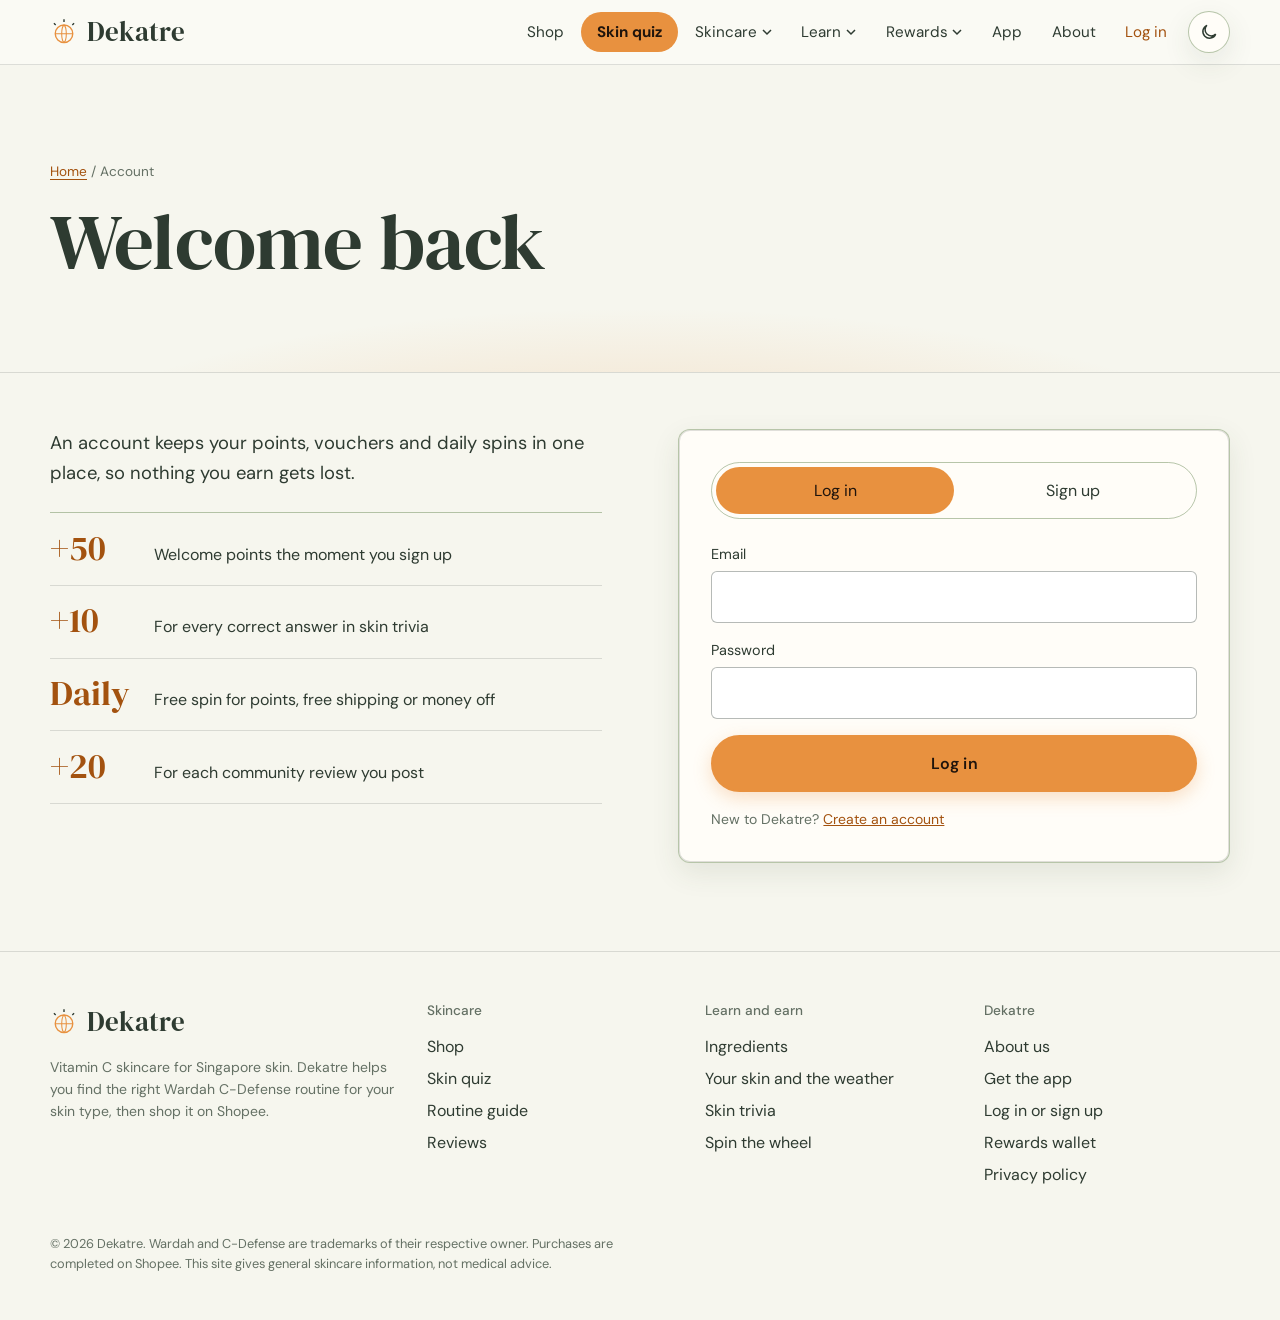
<file: login.html>
<!DOCTYPE html>
<html lang="en-SG">
<head>
<meta charset="utf-8">
<script>try{if(localStorage.getItem("dekatre_theme")==="dark")document.documentElement.dataset.theme="dark"}catch(e){}</script>
<meta name="viewport" content="width=device-width, initial-scale=1">
<title>Log in or sign up | Dekatre</title>
<meta name="description" content="Create a Dekatre account to collect points from skin trivia and daily spins, and redeem them for Shopee discount codes.">
<meta name="theme-color" content="#f6f6ee">
<meta property="og:title" content="Log in or sign up | Dekatre">
<meta property="og:description" content="Create a Dekatre account to collect points from skin trivia and daily spins, and redeem them for Shopee discount codes.">
<meta property="og:type" content="website">
<link rel="icon" href="images/favicon.svg" type="image/svg+xml">
<link rel="preconnect" href="https://fonts.googleapis.com">
<link rel="preconnect" href="https://fonts.gstatic.com" crossorigin>
<link href="https://fonts.googleapis.com/css2?family=DM+Sans:opsz,wght@9..40,400;9..40,500;9..40,600;9..40,700&family=DM+Serif+Display&display=swap" rel="stylesheet">
<link rel="stylesheet" href="css/style.css?v=18b">
<style>
  .auth { display: grid; grid-template-columns: 1fr 1fr; gap: clamp(2rem, 6vw, 5rem); align-items: start; }
  @media (max-width: 860px) { .auth { grid-template-columns: 1fr; } .auth .why { order: 2; } }
  .tabs { display: grid; grid-template-columns: 1fr 1fr; border: 1px solid var(--line); border-radius: 999px; padding: 4px; margin-bottom: 1.5rem; }
  .tabs button { background: none; border: 0; color: var(--ink); padding: .65rem; border-radius: 999px; }
  .tabs button[aria-selected="true"] { background: var(--orange); color: var(--on-accent); }
  .pw-hint { font-size: .82rem; color: var(--muted); margin-top: .3rem; }
  .perks { list-style: none; padding: 0; margin: 1.5rem 0 0; border-top: 1px solid var(--line); }
  .perks li { display: grid; grid-template-columns: 5.5rem 1fr; gap: 1rem; padding: 1.1rem 0; border-bottom: 1px solid var(--line-soft); align-items: baseline; }
  .perks .n { font-family: var(--display); font-size: 2.2rem; color: var(--accent-text); line-height: 1; }
  .welcome { text-align: left; }
</style>
</head>
<body>
<main>
  <header class="page-head">
    <div class="wrap">
      <nav class="crumb" aria-label="Breadcrumb"><a href="index.html">Home</a> / Account</nav>
      <h1 id="title">Your Dekatre account</h1>
    </div>
  </header>

  <section class="section--tight">
    <div class="wrap auth">
      <div class="why">
        <p class="lede">An account keeps your points, vouchers and daily spins in one place, so nothing you earn gets lost.</p>
        <ul class="perks">
          <li><span class="n">+50</span><span>Welcome points the moment you sign up</span></li>
          <li><span class="n">+10</span><span>For every correct answer in skin trivia</span></li>
          <li><span class="n">Daily</span><span>Free spin for points, free shipping or money off</span></li>
          <li><span class="n">+20</span><span>For each community review you post</span></li>
        </ul>
      </div>

      <div class="panel" id="authBox">
        <div class="tabs" role="tablist" aria-label="Account">
          <button role="tab" id="tabLogin" aria-selected="true" aria-controls="loginForm">Log in</button>
          <button role="tab" id="tabSignup" aria-selected="false" aria-controls="signupForm">Sign up</button>
        </div>

        <form id="loginForm" novalidate>
          <div class="field"><label for="lEmail">Email</label><input type="email" id="lEmail" autocomplete="email"></div>
          <div class="field"><label for="lPass">Password</label><input type="password" id="lPass" autocomplete="current-password"></div>
          <p class="error" id="lErr" role="alert"></p>
          <button class="btn" type="submit" style="width:100%">Log in</button>
          <p class="small muted" style="margin:1rem 0 0">New to Dekatre? <a href="#" data-switch="signup">Create an account</a></p>
        </form>

        <form id="signupForm" novalidate hidden>
          <div class="field"><label for="sName">Name</label><input type="text" id="sName" autocomplete="name" maxlength="40"></div>
          <div class="field"><label for="sEmail">Email</label><input type="email" id="sEmail" autocomplete="email"></div>
          <div class="field"><label for="sPass">Password</label><input type="password" id="sPass" autocomplete="new-password" aria-describedby="pwHint">
            <p class="pw-hint" id="pwHint">At least 8 characters, with a letter and a number.</p></div>
          <div class="field"><label for="sPass2">Confirm password</label><input type="password" id="sPass2" autocomplete="new-password"></div>
          <div class="field">
            <label class="checkbox"><input type="checkbox" id="sConsent">
              <span>I agree to Dekatre collecting and using my name, email, points and activity on this site to run my account and rewards, as described in the <a href="privacy.html">privacy policy</a>.</span></label>
          </div>
          <div class="field">
            <label class="checkbox"><input type="checkbox" id="sMarketing">
              <span>Email me skincare tips and offers (optional). I can unsubscribe at any time.</span></label>
          </div>
          <p class="error" id="sErr" role="alert"></p>
          <button class="btn" type="submit" style="width:100%">Create account</button>
          <p class="small muted" style="margin:1rem 0 0">Already have an account? <a href="#" data-switch="login">Log in</a></p>
        </form>
      </div>
    </div>
  </section>
</main>

<script src="js/main.js?v=14"></script>
<script>
const params = new URLSearchParams(location.search);
const next = (params.get("next") || "rewards.html").replace(/[^a-z0-9\-.]/gi, "");

function setMode(mode) {
  const signup = mode === "signup";
  tabLogin.setAttribute("aria-selected", !signup); tabSignup.setAttribute("aria-selected", signup);
  loginForm.hidden = signup; signupForm.hidden = !signup;
  document.getElementById("title").textContent = signup ? "Create your account" : "Welcome back";
}

function showWelcome() {
  const u = Auth.current();
  document.getElementById("title").textContent = `Hi, ${u.name.split(" ")[0]}`;
  document.getElementById("authBox").innerHTML = `<div class="welcome">
    <h2 style="font-size:2rem">You're logged in</h2>
    <p>Signed in as ${u.email}. You have ${Points.get().balance} points.</p>
    <div class="btn-row"><a class="btn" href="${next}">Continue</a><button class="btn btn--ghost" id="out">Log out</button></div></div>`;
  document.getElementById("out").addEventListener("click", () => { Auth.logOut(); location.reload(); });
}

document.addEventListener("DOMContentLoaded", () => {
  if (Auth.current()) return showWelcome();
  setMode(params.get("mode") === "signup" ? "signup" : "login");
  tabLogin.addEventListener("click", () => setMode("login"));
  tabSignup.addEventListener("click", () => setMode("signup"));
  document.querySelectorAll("[data-switch]").forEach(a => a.addEventListener("click", e => { e.preventDefault(); setMode(a.dataset.switch); }));

  loginForm.addEventListener("submit", async e => {
    e.preventDefault(); lErr.textContent = "";
    if (!lEmail.value.trim() || !lPass.value) return lErr.textContent = "Enter your email and password.";
    const r = await Auth.logIn(lEmail.value, lPass.value);
    if (!r.ok) return lErr.textContent = r.error;
    location.href = next;
  });

  signupForm.addEventListener("submit", async e => {
    e.preventDefault(); sErr.textContent = "";
    const name = sName.value.trim(), email = sEmail.value.trim(), pw = sPass.value;
    if (!name) return sErr.textContent = "Enter your name.";
    if (!/^\S+@\S+\.\S+$/.test(email)) return sErr.textContent = "Enter a valid email address, like name@example.com.";
    if (pw.length < 8 || !/[a-z]/i.test(pw) || !/\d/.test(pw)) return sErr.textContent = "Your password needs at least 8 characters, with a letter and a number.";
    if (pw !== sPass2.value) return sErr.textContent = "The two passwords don't match.";
    if (!sConsent.checked) return sErr.textContent = "Tick the consent box to create your account.";
    const r = await Auth.signUp({ name, email, password: pw, marketing: sMarketing.checked });
    if (!r.ok) return sErr.textContent = r.error;
    toast("Account created. You've got 50 welcome points.");
    setTimeout(() => location.href = next, 900);
  });
});
</script>
</body>
</html>
</file>
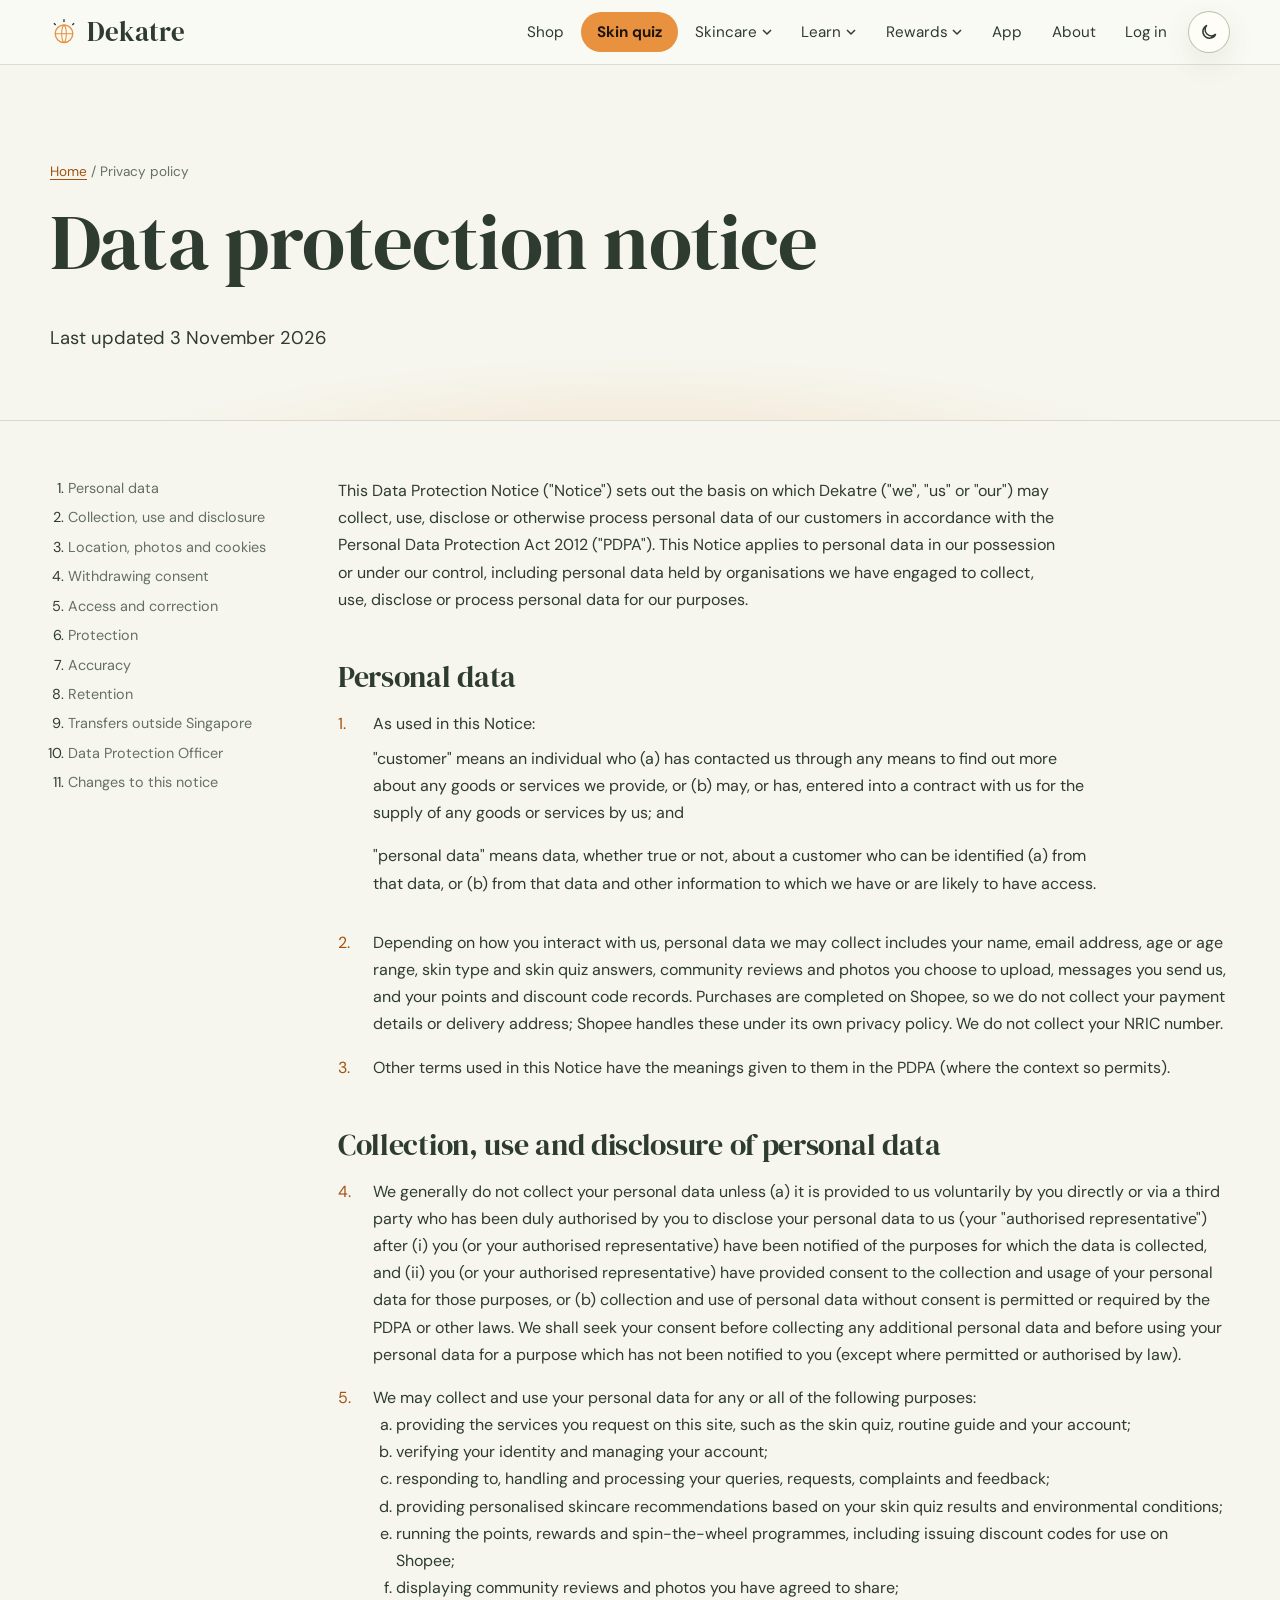
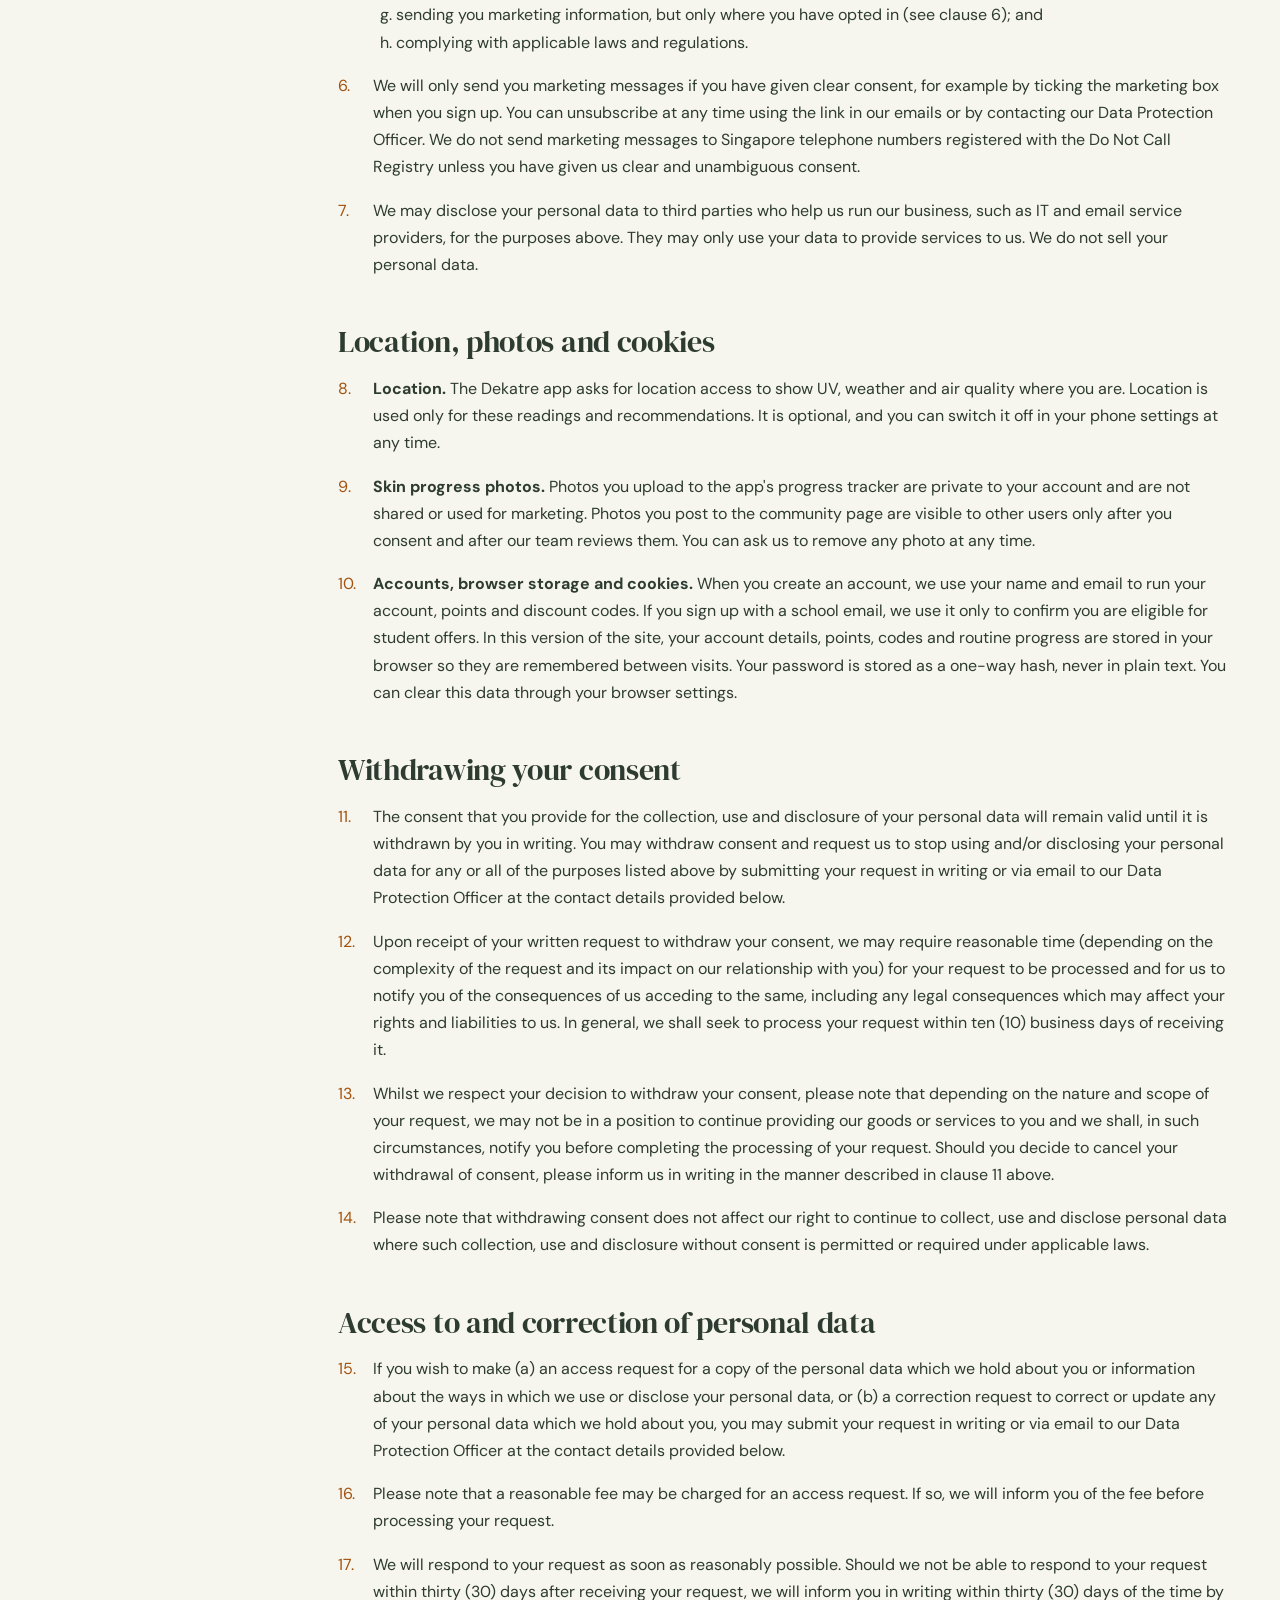
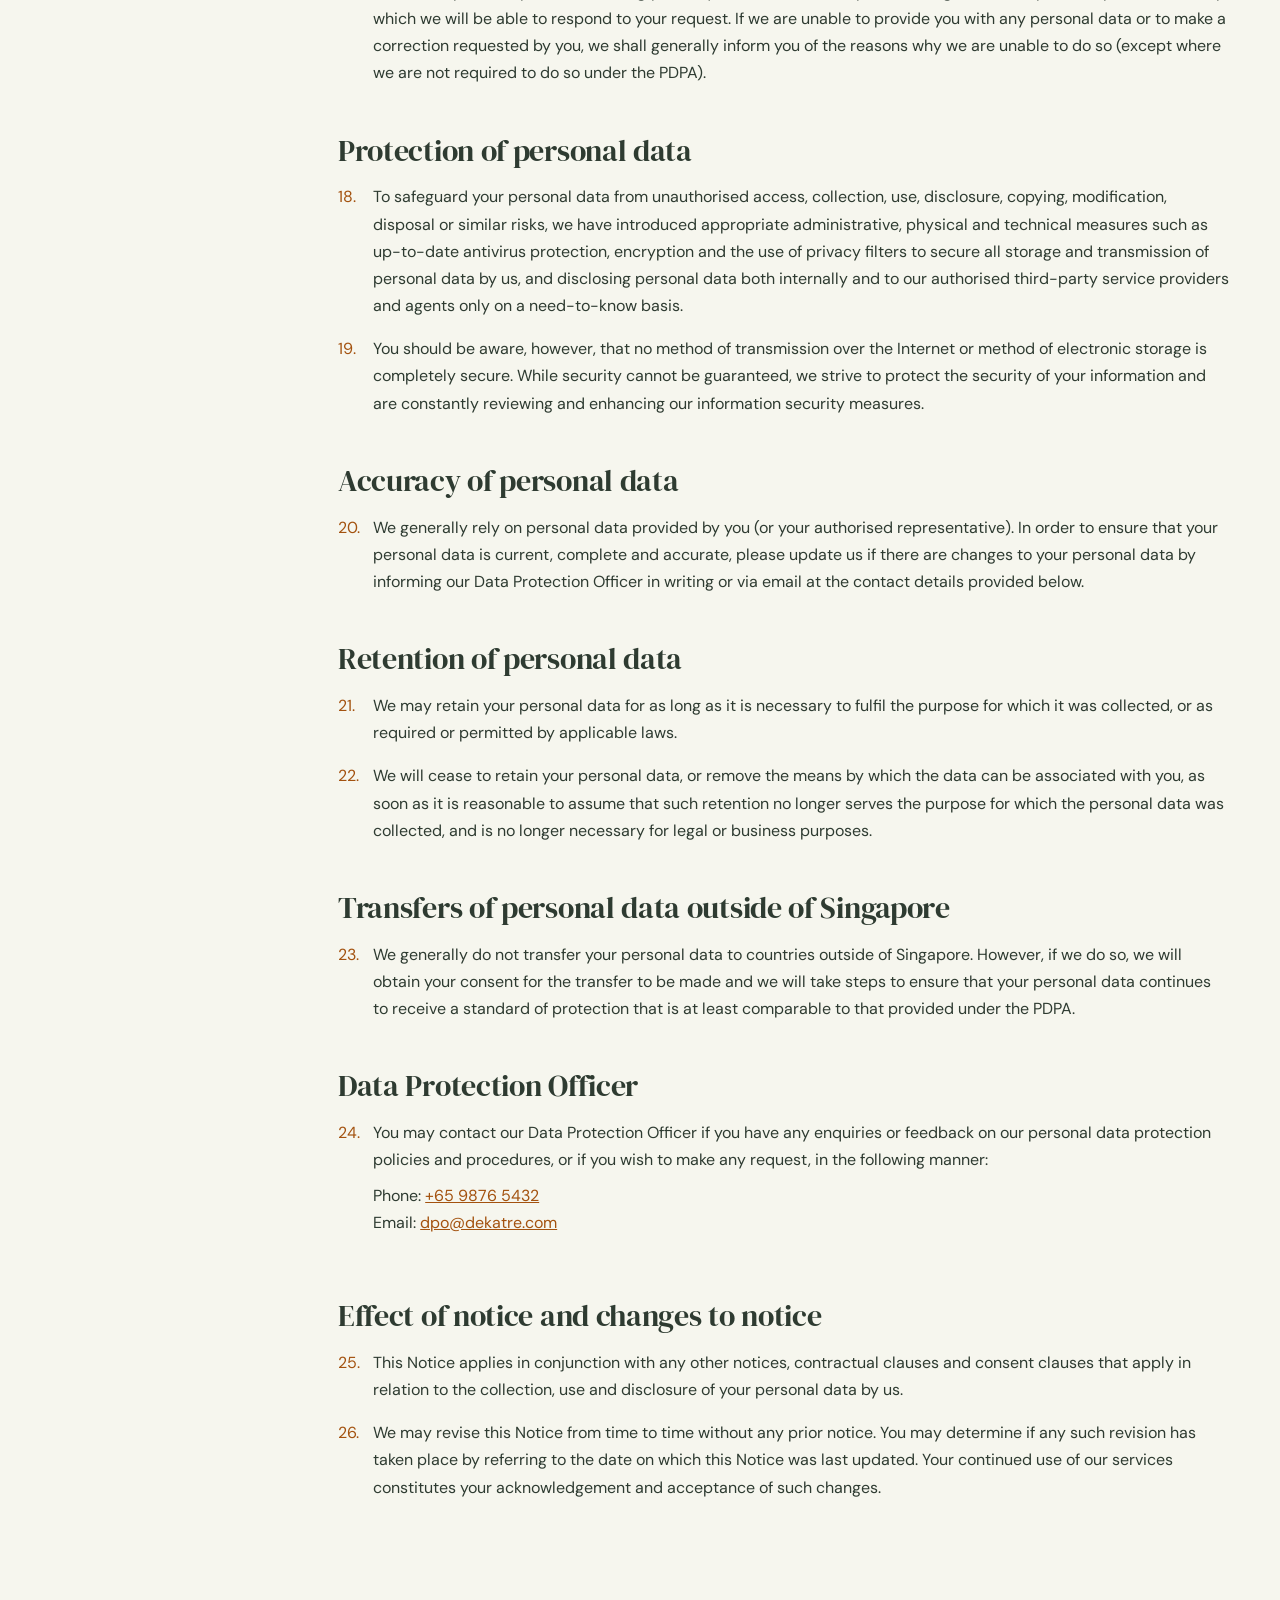
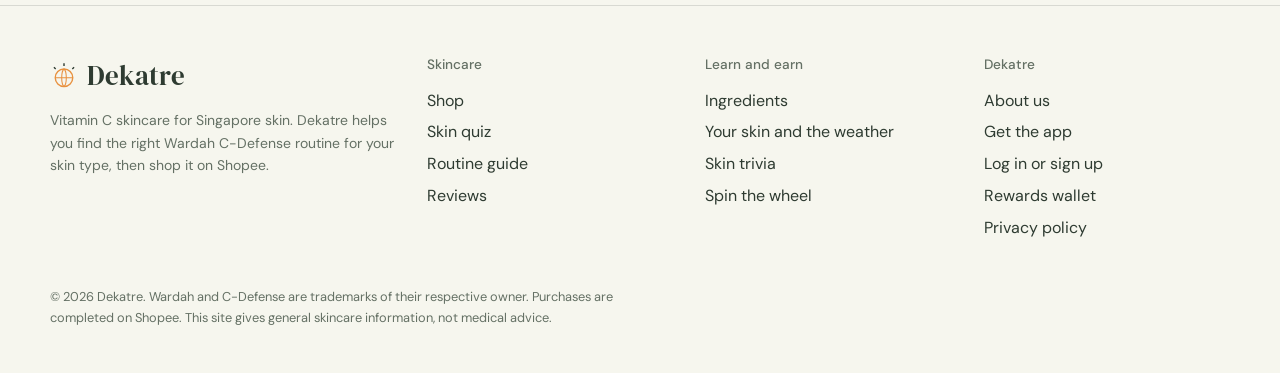
<file: privacy.html>
<!DOCTYPE html>
<html lang="en-SG">
<head>
<meta charset="utf-8">
<script>try{if(localStorage.getItem("dekatre_theme")==="dark")document.documentElement.dataset.theme="dark"}catch(e){}</script>
<meta name="viewport" content="width=device-width, initial-scale=1">
<title>Privacy policy | Dekatre</title>
<meta name="description" content="How Dekatre collects, uses and protects your personal data under Singapore's Personal Data Protection Act (PDPA).">
<meta name="theme-color" content="#f6f6ee">
<meta property="og:title" content="Privacy policy | Dekatre">
<meta property="og:description" content="How Dekatre collects, uses and protects your personal data under Singapore's Personal Data Protection Act (PDPA).">
<meta property="og:type" content="website">
<link rel="icon" href="images/favicon.svg" type="image/svg+xml">
<link rel="preconnect" href="https://fonts.googleapis.com">
<link rel="preconnect" href="https://fonts.gstatic.com" crossorigin>
<link href="https://fonts.googleapis.com/css2?family=DM+Sans:opsz,wght@9..40,400;9..40,500;9..40,600;9..40,700&family=DM+Serif+Display&display=swap" rel="stylesheet">
<link rel="stylesheet" href="css/style.css?v=18b">
<style>
  .legal { display: grid; grid-template-columns: 240px 1fr; gap: 3rem; align-items: start; }
  .toc { position: sticky; top: 84px; font-size: .9rem; }
  .toc ol { padding-left: 1.1rem; margin: 0; }
  .toc li { margin-bottom: .4rem; }
  .toc a { color: var(--muted); text-decoration: none; } .toc a:hover { color: var(--accent-text); }
  .legal-body h2 { font-size: 1.9rem; margin-top: 2.5rem; padding-top: .5rem; scroll-margin-top: 90px; }
  .legal-body h2:first-child { margin-top: 0; }
  .legal-body ol.clauses { padding-left: 0; list-style: none; counter-reset: none; }
  .legal-body .clause { display: grid; grid-template-columns: 2.2rem 1fr; margin-bottom: 1rem; }
  .legal-body .clause > span { color: var(--accent-text); }
  .legal-body p, .legal-body li { line-height: 1.7; }
  .legal-body ul.alpha { list-style: lower-alpha; padding-left: 1.4rem; }
  @media (max-width: 860px) { .legal { grid-template-columns: 1fr; } .toc { position: static; } }
</style>
</head>
<body>
<main>
  <header class="page-head">
    <div class="wrap">
      <nav class="crumb" aria-label="Breadcrumb"><a href="index.html">Home</a> / Privacy policy</nav>
      <h1>Data protection notice</h1>
      <!-- EDIT: update this date whenever you change the notice -->
      <p class="lede">Last updated 3 November 2026</p>
    </div>
  </header>

  <section class="section--tight">
    <div class="wrap legal">
      <nav class="toc" aria-label="On this page">
        <ol>
          <li><a href="#s1">Personal data</a></li>
          <li><a href="#s2">Collection, use and disclosure</a></li>
          <li><a href="#s3">Location, photos and cookies</a></li>
          <li><a href="#s4">Withdrawing consent</a></li>
          <li><a href="#s5">Access and correction</a></li>
          <li><a href="#s6">Protection</a></li>
          <li><a href="#s7">Accuracy</a></li>
          <li><a href="#s8">Retention</a></li>
          <li><a href="#s9">Transfers outside Singapore</a></li>
          <li><a href="#s10">Data Protection Officer</a></li>
          <li><a href="#s11">Changes to this notice</a></li>
        </ol>
      </nav>

      <div class="legal-body">
        <p>This Data Protection Notice ("Notice") sets out the basis on which Dekatre ("we", "us" or "our") may collect, use, disclose or otherwise process personal data of our customers in accordance with the Personal Data Protection Act 2012 ("PDPA"). This Notice applies to personal data in our possession or under our control, including personal data held by organisations we have engaged to collect, use, disclose or process personal data for our purposes.</p>

        <h2 id="s1">Personal data</h2>
        <ol class="clauses">
          <li class="clause"><span>1.</span><div>As used in this Notice:
            <p style="margin-top:.5rem">"customer" means an individual who (a) has contacted us through any means to find out more about any goods or services we provide, or (b) may, or has, entered into a contract with us for the supply of any goods or services by us; and</p>
            <p>"personal data" means data, whether true or not, about a customer who can be identified (a) from that data, or (b) from that data and other information to which we have or are likely to have access.</p></div></li>
          <li class="clause"><span>2.</span><div>Depending on how you interact with us, personal data we may collect includes your name, email address, age or age range, skin type and skin quiz answers, community reviews and photos you choose to upload, messages you send us, and your points and discount code records. Purchases are completed on Shopee, so we do not collect your payment details or delivery address; Shopee handles these under its own privacy policy. We do not collect your NRIC number.</div></li>
          <li class="clause"><span>3.</span><div>Other terms used in this Notice have the meanings given to them in the PDPA (where the context so permits).</div></li>
        </ol>

        <h2 id="s2">Collection, use and disclosure of personal data</h2>
        <ol class="clauses">
          <li class="clause"><span>4.</span><div>We generally do not collect your personal data unless (a) it is provided to us voluntarily by you directly or via a third party who has been duly authorised by you to disclose your personal data to us (your "authorised representative") after (i) you (or your authorised representative) have been notified of the purposes for which the data is collected, and (ii) you (or your authorised representative) have provided consent to the collection and usage of your personal data for those purposes, or (b) collection and use of personal data without consent is permitted or required by the PDPA or other laws. We shall seek your consent before collecting any additional personal data and before using your personal data for a purpose which has not been notified to you (except where permitted or authorised by law).</div></li>
          <li class="clause"><span>5.</span><div>We may collect and use your personal data for any or all of the following purposes:
            <ul class="alpha">
              <li>providing the services you request on this site, such as the skin quiz, routine guide and your account;</li>
              <li>verifying your identity and managing your account;</li>
              <li>responding to, handling and processing your queries, requests, complaints and feedback;</li>
              <li>providing personalised skincare recommendations based on your skin quiz results and environmental conditions;</li>
              <li>running the points, rewards and spin-the-wheel programmes, including issuing discount codes for use on Shopee;</li>
              <li>displaying community reviews and photos you have agreed to share;</li>
              <li>sending you marketing information, but only where you have opted in (see clause 6); and</li>
              <li>complying with applicable laws and regulations.</li>
            </ul></div></li>
          <li class="clause"><span>6.</span><div>We will only send you marketing messages if you have given clear consent, for example by ticking the marketing box when you sign up. You can unsubscribe at any time using the link in our emails or by contacting our Data Protection Officer. We do not send marketing messages to Singapore telephone numbers registered with the Do Not Call Registry unless you have given us clear and unambiguous consent.</div></li>
          <li class="clause"><span>7.</span><div>We may disclose your personal data to third parties who help us run our business, such as IT and email service providers, for the purposes above. They may only use your data to provide services to us. We do not sell your personal data.</div></li>
        </ol>

        <h2 id="s3">Location, photos and cookies</h2>
        <ol class="clauses">
          <li class="clause"><span>8.</span><div><strong>Location.</strong> The Dekatre app asks for location access to show UV, weather and air quality where you are. Location is used only for these readings and recommendations. It is optional, and you can switch it off in your phone settings at any time.</div></li>
          <li class="clause"><span>9.</span><div><strong>Skin progress photos.</strong> Photos you upload to the app's progress tracker are private to your account and are not shared or used for marketing. Photos you post to the community page are visible to other users only after you consent and after our team reviews them. You can ask us to remove any photo at any time.</div></li>
          <li class="clause"><span>10.</span><div><strong>Accounts, browser storage and cookies.</strong> When you create an account, we use your name and email to run your account, points and discount codes. If you sign up with a school email, we use it only to confirm you are eligible for student offers. In this version of the site, your account details, points, codes and routine progress are stored in your browser so they are remembered between visits. Your password is stored as a one-way hash, never in plain text. You can clear this data through your browser settings.</div></li>
        </ol>

        <h2 id="s4">Withdrawing your consent</h2>
        <ol class="clauses">
          <li class="clause"><span>11.</span><div>The consent that you provide for the collection, use and disclosure of your personal data will remain valid until it is withdrawn by you in writing. You may withdraw consent and request us to stop using and/or disclosing your personal data for any or all of the purposes listed above by submitting your request in writing or via email to our Data Protection Officer at the contact details provided below.</div></li>
          <li class="clause"><span>12.</span><div>Upon receipt of your written request to withdraw your consent, we may require reasonable time (depending on the complexity of the request and its impact on our relationship with you) for your request to be processed and for us to notify you of the consequences of us acceding to the same, including any legal consequences which may affect your rights and liabilities to us. In general, we shall seek to process your request within ten (10) business days of receiving it.</div></li>
          <li class="clause"><span>13.</span><div>Whilst we respect your decision to withdraw your consent, please note that depending on the nature and scope of your request, we may not be in a position to continue providing our goods or services to you and we shall, in such circumstances, notify you before completing the processing of your request. Should you decide to cancel your withdrawal of consent, please inform us in writing in the manner described in clause 11 above.</div></li>
          <li class="clause"><span>14.</span><div>Please note that withdrawing consent does not affect our right to continue to collect, use and disclose personal data where such collection, use and disclosure without consent is permitted or required under applicable laws.</div></li>
        </ol>

        <h2 id="s5">Access to and correction of personal data</h2>
        <ol class="clauses">
          <li class="clause"><span>15.</span><div>If you wish to make (a) an access request for a copy of the personal data which we hold about you or information about the ways in which we use or disclose your personal data, or (b) a correction request to correct or update any of your personal data which we hold about you, you may submit your request in writing or via email to our Data Protection Officer at the contact details provided below.</div></li>
          <li class="clause"><span>16.</span><div>Please note that a reasonable fee may be charged for an access request. If so, we will inform you of the fee before processing your request.</div></li>
          <li class="clause"><span>17.</span><div>We will respond to your request as soon as reasonably possible. Should we not be able to respond to your request within thirty (30) days after receiving your request, we will inform you in writing within thirty (30) days of the time by which we will be able to respond to your request. If we are unable to provide you with any personal data or to make a correction requested by you, we shall generally inform you of the reasons why we are unable to do so (except where we are not required to do so under the PDPA).</div></li>
        </ol>

        <h2 id="s6">Protection of personal data</h2>
        <ol class="clauses">
          <li class="clause"><span>18.</span><div>To safeguard your personal data from unauthorised access, collection, use, disclosure, copying, modification, disposal or similar risks, we have introduced appropriate administrative, physical and technical measures such as up-to-date antivirus protection, encryption and the use of privacy filters to secure all storage and transmission of personal data by us, and disclosing personal data both internally and to our authorised third-party service providers and agents only on a need-to-know basis.</div></li>
          <li class="clause"><span>19.</span><div>You should be aware, however, that no method of transmission over the Internet or method of electronic storage is completely secure. While security cannot be guaranteed, we strive to protect the security of your information and are constantly reviewing and enhancing our information security measures.</div></li>
        </ol>

        <h2 id="s7">Accuracy of personal data</h2>
        <ol class="clauses">
          <li class="clause"><span>20.</span><div>We generally rely on personal data provided by you (or your authorised representative). In order to ensure that your personal data is current, complete and accurate, please update us if there are changes to your personal data by informing our Data Protection Officer in writing or via email at the contact details provided below.</div></li>
        </ol>

        <h2 id="s8">Retention of personal data</h2>
        <ol class="clauses">
          <li class="clause"><span>21.</span><div>We may retain your personal data for as long as it is necessary to fulfil the purpose for which it was collected, or as required or permitted by applicable laws.</div></li>
          <li class="clause"><span>22.</span><div>We will cease to retain your personal data, or remove the means by which the data can be associated with you, as soon as it is reasonable to assume that such retention no longer serves the purpose for which the personal data was collected, and is no longer necessary for legal or business purposes.</div></li>
        </ol>

        <h2 id="s9">Transfers of personal data outside of Singapore</h2>
        <ol class="clauses">
          <li class="clause"><span>23.</span><div>We generally do not transfer your personal data to countries outside of Singapore. However, if we do so, we will obtain your consent for the transfer to be made and we will take steps to ensure that your personal data continues to receive a standard of protection that is at least comparable to that provided under the PDPA.</div></li>
        </ol>

        <h2 id="s10">Data Protection Officer</h2>
        <ol class="clauses">
          <li class="clause"><span>24.</span><div>You may contact our Data Protection Officer if you have any enquiries or feedback on our personal data protection policies and procedures, or if you wish to make any request, in the following manner:
            <p style="margin-top:.5rem">Phone: <a href="tel:+6598765432">+65 9876 5432</a><br>Email: <a href="mailto:dpo@dekatre.com">dpo@dekatre.com</a></p></div></li>
        </ol>

        <h2 id="s11">Effect of notice and changes to notice</h2>
        <ol class="clauses">
          <li class="clause"><span>25.</span><div>This Notice applies in conjunction with any other notices, contractual clauses and consent clauses that apply in relation to the collection, use and disclosure of your personal data by us.</div></li>
          <li class="clause"><span>26.</span><div>We may revise this Notice from time to time without any prior notice. You may determine if any such revision has taken place by referring to the date on which this Notice was last updated. Your continued use of our services constitutes your acknowledgement and acceptance of such changes.</div></li>
        </ol>
      </div>
    </div>
  </section>
</main>
<script src="js/main.js?v=14"></script>
</body>
</html>
</file>
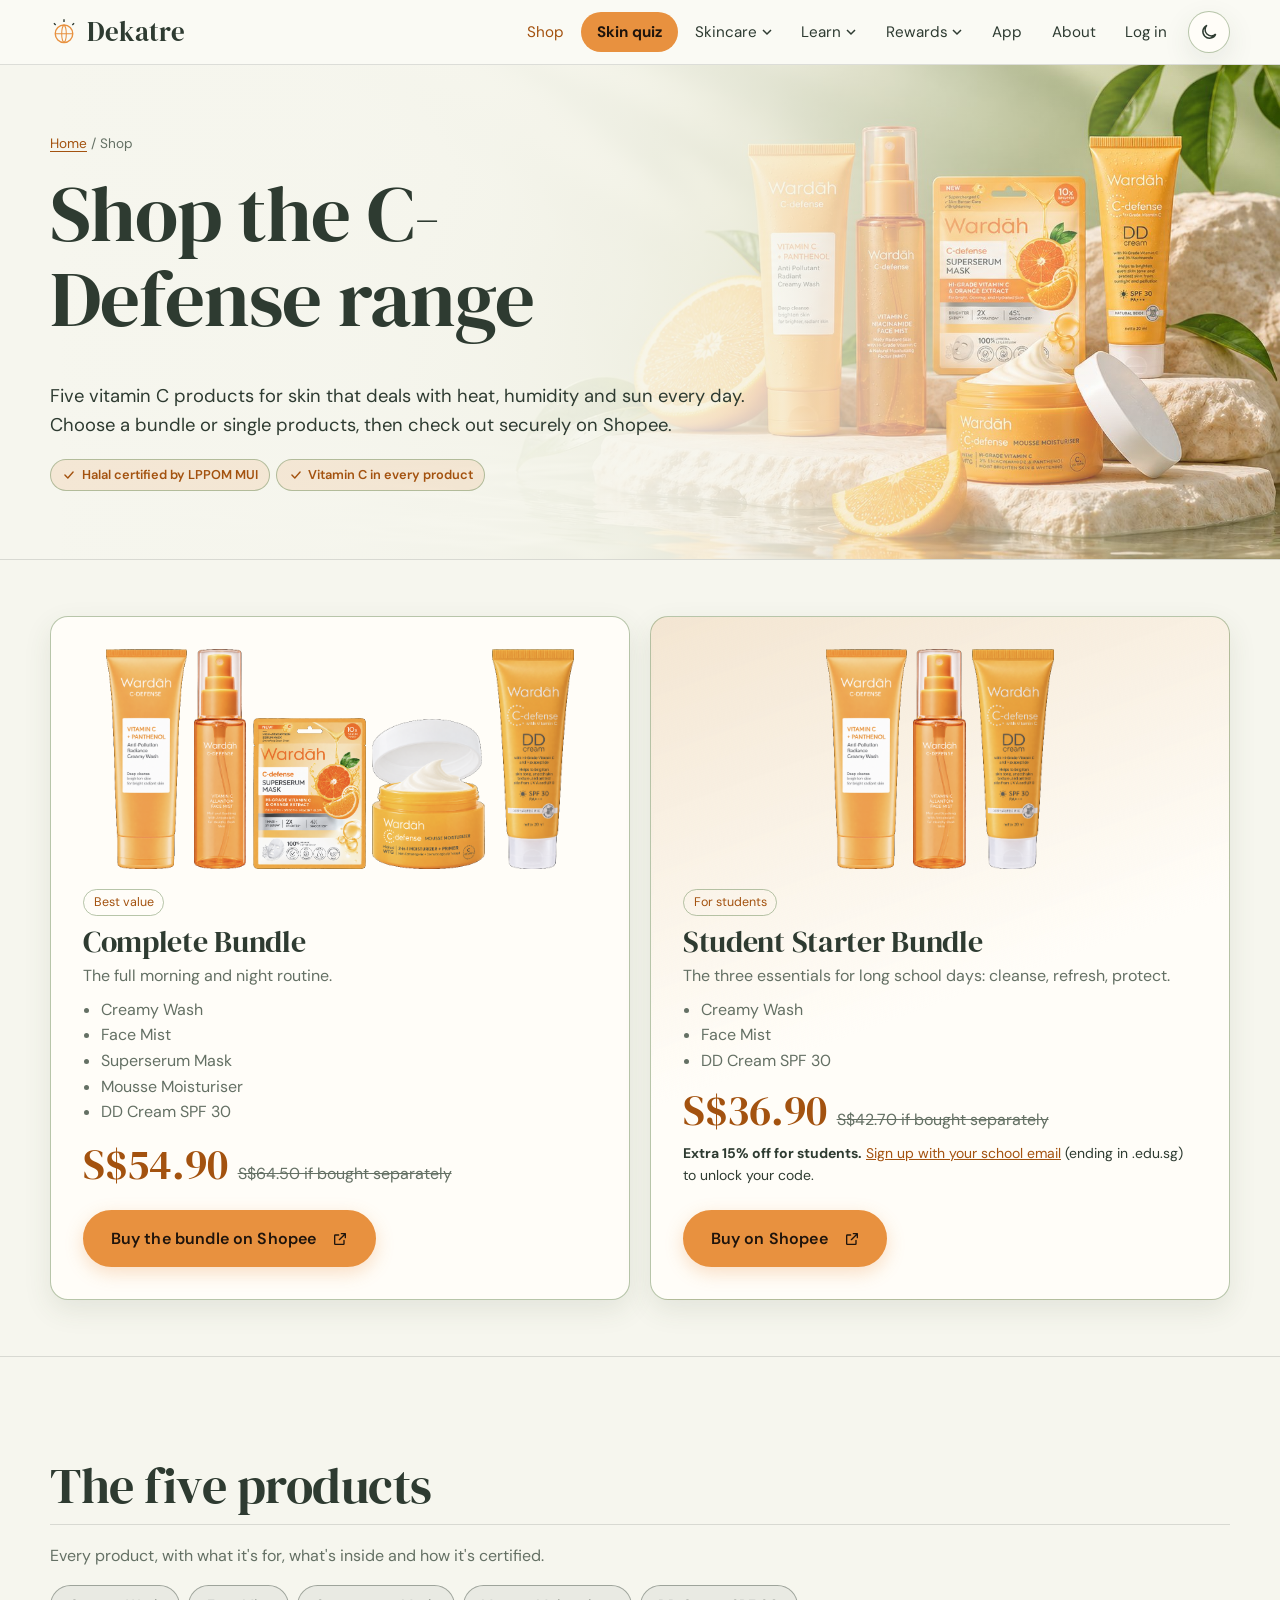
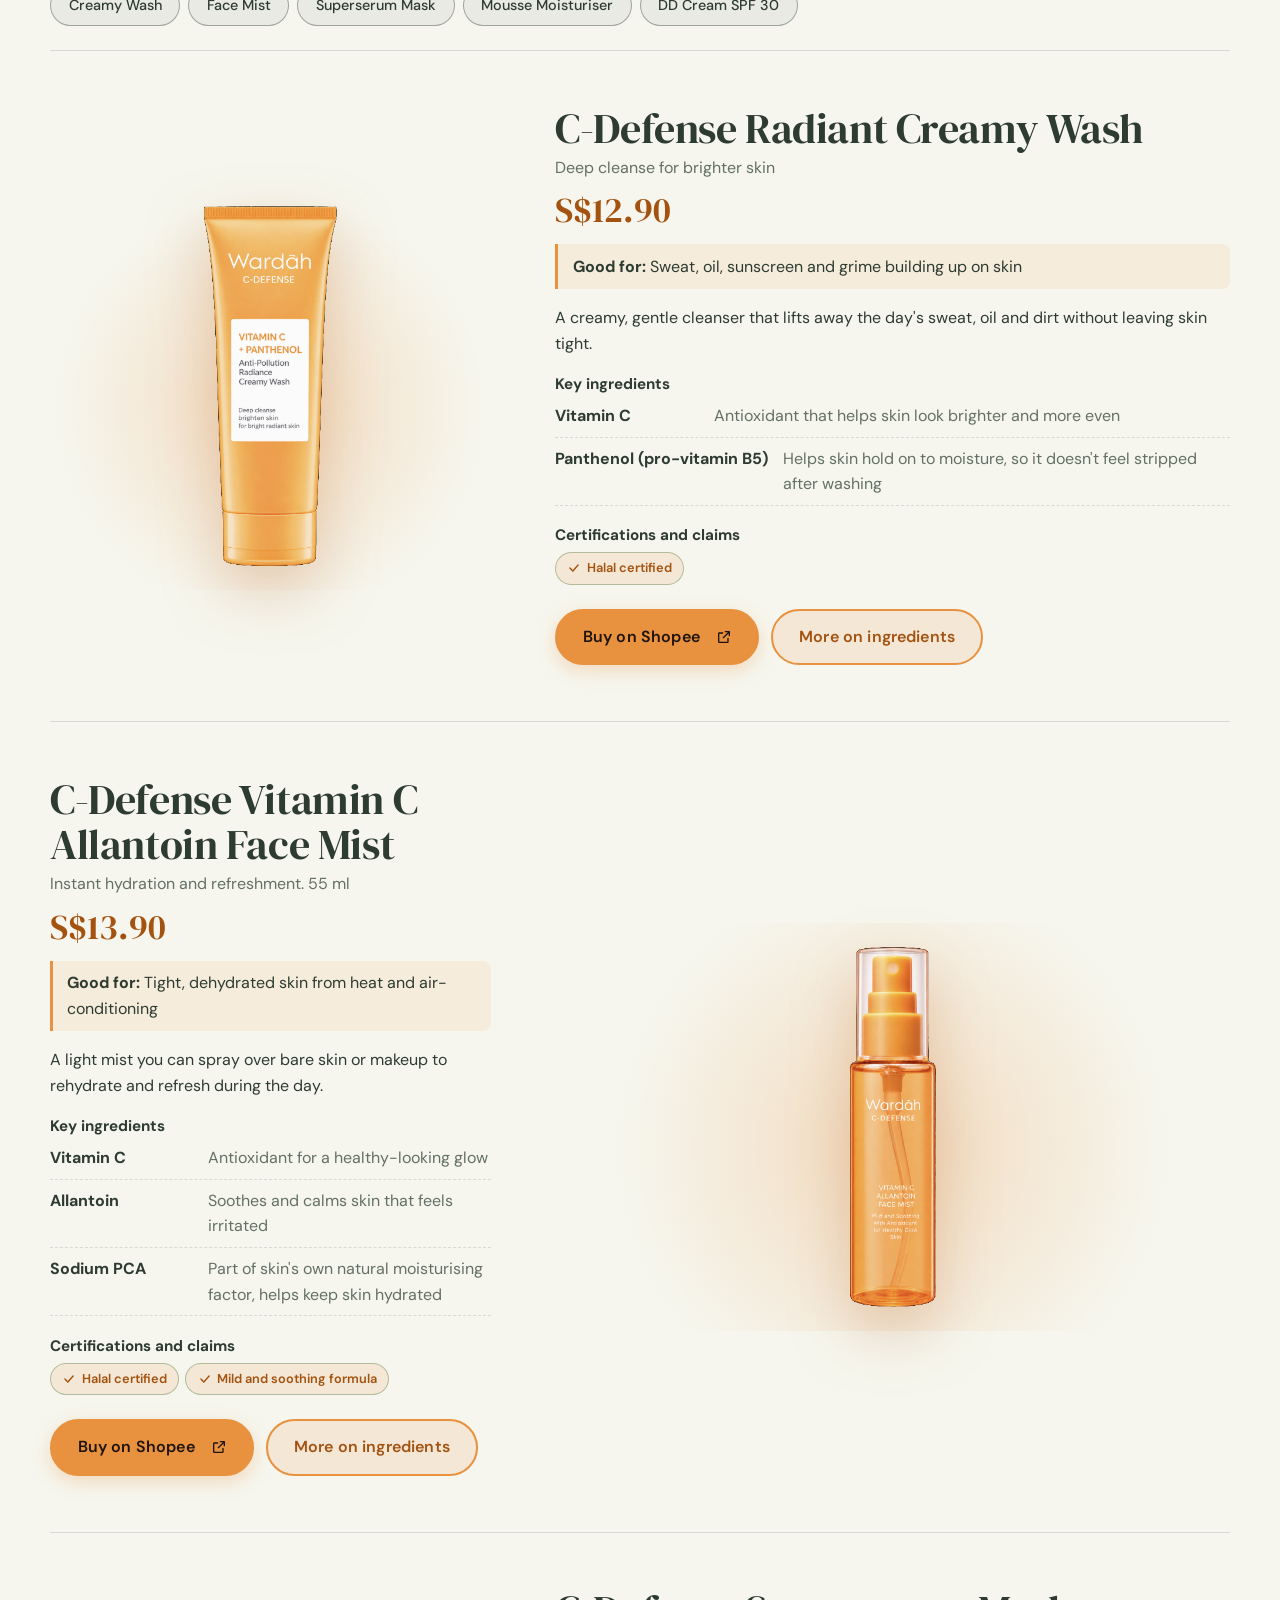
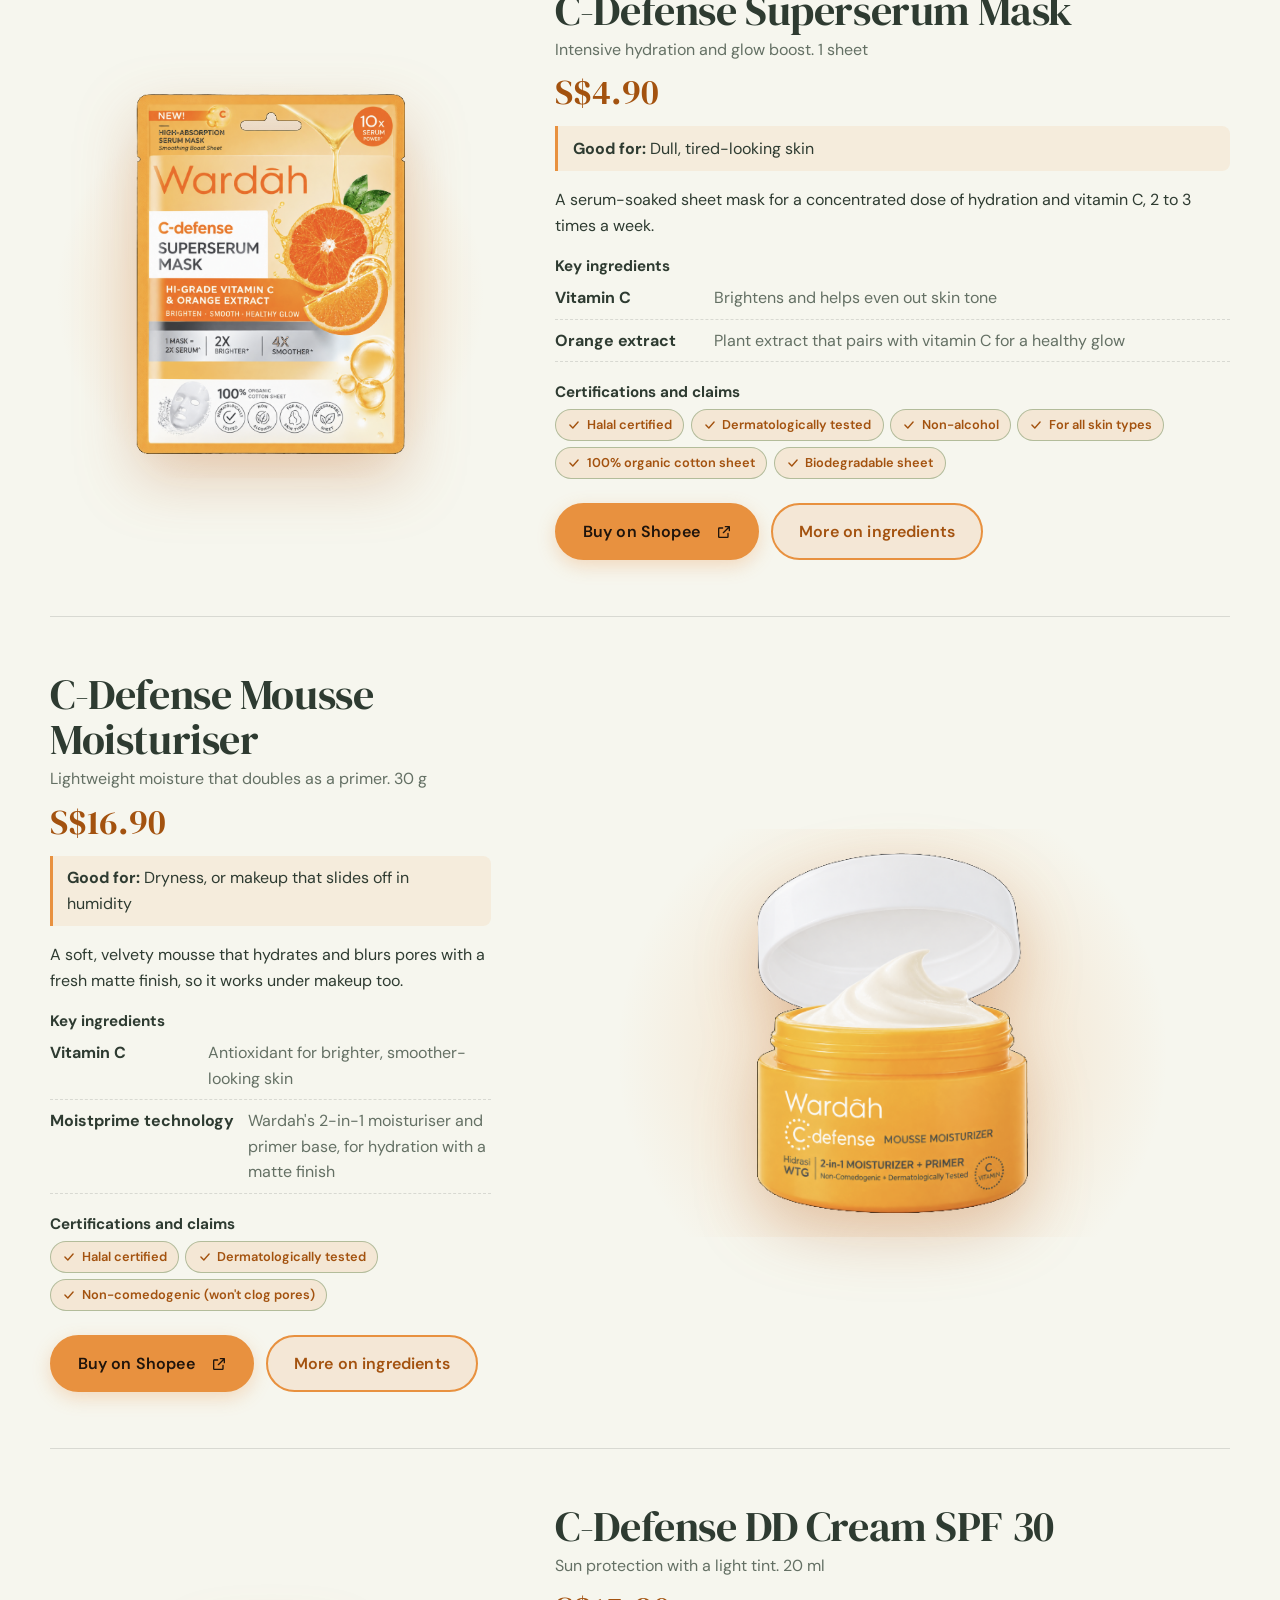
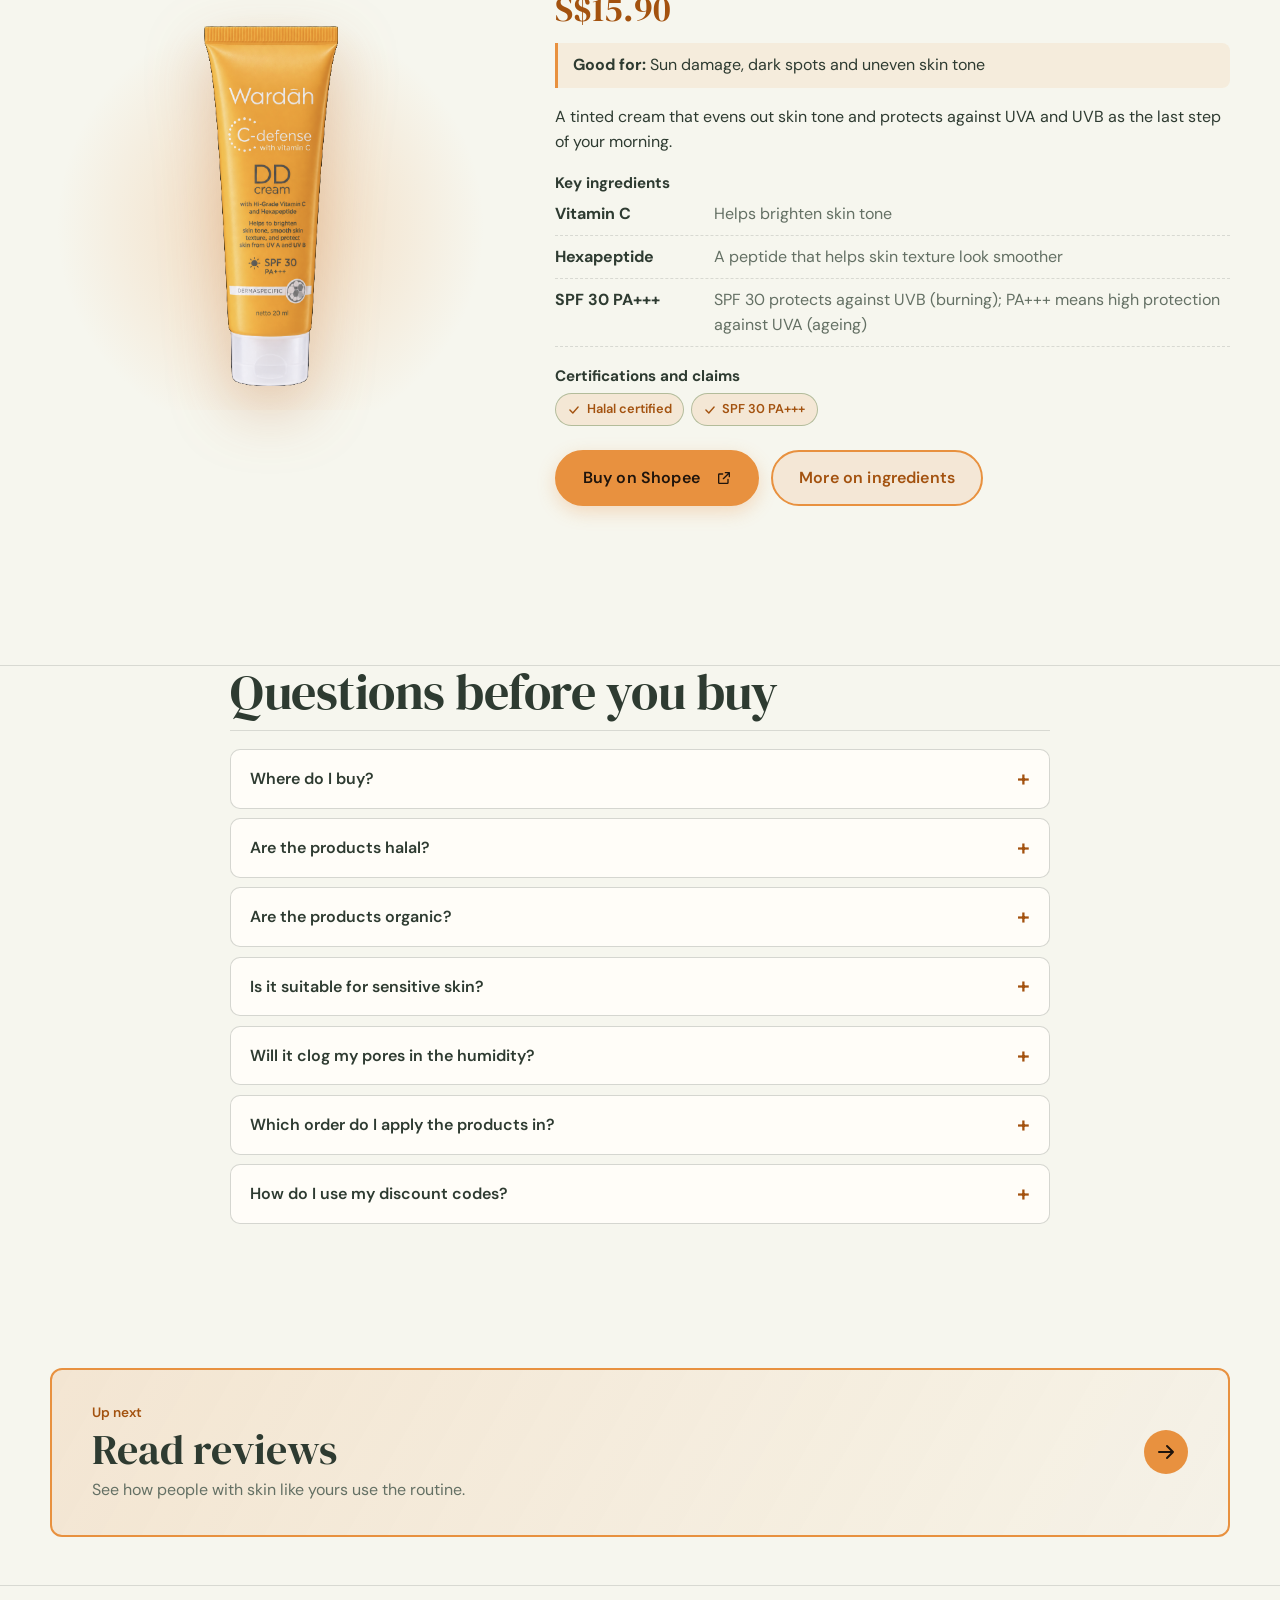
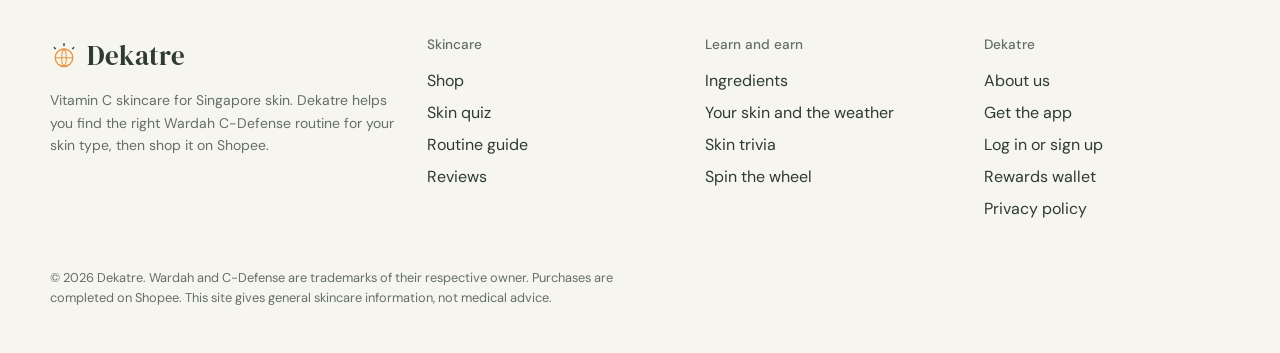
<file: products.html>
<!DOCTYPE html>
<html lang="en-SG">
<head>
<meta charset="utf-8">
<script>try{if(localStorage.getItem("dekatre_theme")==="dark")document.documentElement.dataset.theme="dark"}catch(e){}</script>
<meta name="viewport" content="width=device-width, initial-scale=1">
<title>Shop | Dekatre</title>
<meta name="description" content="Shop the Wardah C-Defense vitamin C range: Complete Bundle, Student Starter Bundle and single products, with full ingredients and certifications. Checkout on Shopee.">
<meta name="theme-color" content="#f6f6ee">
<meta property="og:title" content="Products | Dekatre">
<meta property="og:description" content="Shop the Wardah C-Defense vitamin C range: Complete Bundle, Student Starter Bundle and single products, with full ingredients and certifications. Checkout on Shopee.">
<meta property="og:type" content="website">
<link rel="icon" href="images/favicon.svg" type="image/svg+xml">
<link rel="preconnect" href="https://fonts.googleapis.com">
<link rel="preconnect" href="https://fonts.gstatic.com" crossorigin>
<link href="https://fonts.googleapis.com/css2?family=DM+Sans:opsz,wght@9..40,400;9..40,500;9..40,600;9..40,700&family=DM+Serif+Display&display=swap" rel="stylesheet">
<link rel="stylesheet" href="css/style.css?v=18b">
<style>
  .bundles { display: grid; grid-template-columns: 1fr 1fr; gap: 1.25rem; }
  .bundle { border: 1.5px solid var(--line); border-radius: 18px; background: var(--surface); box-shadow: var(--shadow); padding: clamp(1.25rem, 3vw, 2rem); display: flex; flex-direction: column; }
  .bundle.student { background: linear-gradient(160deg, rgba(232,145,63,.16), var(--surface) 55%); }
  .bundle .imgs { display: flex; align-items: flex-end; justify-content: center; gap: .4rem; height: 220px; margin-bottom: 1.25rem; min-width: 0; }
  .bundle .imgs img { max-height: 100%; width: auto; max-width: 22%; object-fit: contain; }
  .bundle.student .imgs img { max-width: 30%; }
  .bundle h2 { font-size: 1.9rem; margin: .6rem 0 .3rem; }
  .bundle ul.items { padding-left: 1.1rem; margin: .5rem 0 1rem; color: var(--muted); }
  .price-row { display: flex; align-items: baseline; gap: .6rem; flex-wrap: wrap; margin-top: auto; }
  .price-big { font-family: var(--display); font-size: 2.6rem; line-height: 1; color: var(--accent-text); }
  .strike { text-decoration: line-through; color: var(--muted); }
  @media (max-width: 860px) { .bundles { grid-template-columns: 1fr; } .bundle .imgs { height: 170px; } }

  /* product rows with large photos */
  .jump { display: flex; gap: .5rem; flex-wrap: wrap; margin-top: 1rem; }
  .jump a.chip { text-decoration: none; color: var(--ink); }
  .prow { display: grid; grid-template-columns: minmax(240px, 0.85fr) 1.3fr; gap: clamp(1.5rem, 5vw, 4rem); align-items: center;
    padding-block: clamp(2rem, 5vw, 3.5rem); border-top: 1px solid var(--line-soft); scroll-margin-top: 90px; }
  .prow:nth-child(even) .pimg { order: 2; }
  .pimg { background: radial-gradient(circle at 50% 55%, rgba(232,145,63,.28), transparent 68%); border-radius: 24px; display: grid; place-items: center; padding: 1.5rem; min-height: 380px; }
  .pimg img { max-height: 360px; width: auto; max-width: 100%; object-fit: contain; filter: drop-shadow(0 24px 30px rgba(184,98,31,.28)); }
  .prow h2 { font-size: clamp(1.8rem, 3.6vw, 2.6rem); margin-bottom: .2rem; }
  .prow .meta { color: var(--muted); margin-bottom: .8rem; }
  .prow .price { font-family: var(--display); font-size: 2.2rem; color: var(--accent-text); line-height: 1; margin: .2rem 0 1rem; }
  .goodfor { background: rgba(232,145,63,.1); border-left: 3px solid var(--orange); border-radius: 0 8px 8px 0; padding: .6rem .9rem; margin: 0 0 1rem; }
  .ingr { list-style: none; padding: 0; margin: .4rem 0 1.1rem; display: grid; gap: .5rem; }
  .ingr li { display: grid; grid-template-columns: minmax(9rem, auto) 1fr; gap: .9rem; padding-bottom: .5rem; border-bottom: 1px dashed var(--line-soft); }
  .ingr strong { color: var(--ink); }
  .ingr span { color: var(--muted); }
  .sub-h { font-size: .95rem; font-weight: 700; color: var(--ink); margin: 0 0 .3rem; }
  @media (max-width: 860px) { .prow { grid-template-columns: 1fr; } .prow:nth-child(even) .pimg { order: 0; } .pimg { min-height: 280px; } .pimg img { max-height: 260px; }
    .ingr li { grid-template-columns: 1fr; gap: .1rem; } }

  .faq { max-width: 820px; }
  .faq details { border: 1.5px solid rgba(var(--ink-rgb),.2); border-radius: 10px; margin-bottom: .6rem; background: var(--surface); }
  .faq details[open] { border-color: var(--orange); }
  .faq summary { cursor: pointer; padding: 1rem 3rem 1rem 1.2rem; font-weight: 600; list-style: none; position: relative; min-height: 48px; }
  .faq summary::-webkit-details-marker { display: none; }
  .faq summary::after { content: "+"; position: absolute; right: 1.2rem; top: 50%; transform: translateY(-50%); font-size: 1.4rem; color: var(--accent-text); }
  .faq details[open] summary::after { content: "−"; }
  .faq details p { padding: 0 1.2rem 1rem; margin: 0; }
</style>
</head>
<body>
<main>
  <header class="page-head page-banner page-banner--shop">
    <div class="wrap">
      <nav class="crumb" aria-label="Breadcrumb"><a href="index.html">Home</a> / Shop</nav>
      <h1>Shop the C-Defense range</h1>
      <p class="lede">Five vitamin C products for skin that deals with heat, humidity and sun every day. Choose a bundle or single products, then check out securely on Shopee.</p>
      <ul class="badges" style="margin-top:1rem" aria-label="Certifications">
        <li class="badge"><svg viewBox="0 0 24 24"><path d="M5 12l5 5 9-10"/></svg>Halal certified by LPPOM MUI</li>
        <li class="badge"><svg viewBox="0 0 24 24"><path d="M5 12l5 5 9-10"/></svg>Vitamin C in every product</li>
      </ul>
    </div>
  </header>

  <section class="section--tight" aria-label="Bundles">
    <div class="wrap bundles">
      <article class="bundle">
        <div class="imgs" aria-hidden="true"><img src="images/wash.png" alt=""><img src="images/mist.png" alt=""><img src="images/mask.png" alt=""><img src="images/moisturiser.png" alt=""><img src="images/ddcream.png" alt=""></div>
        <span class="tag" style="align-self:flex-start">Best value</span>
        <h2>Complete Bundle</h2>
        <p class="muted mb-0">The full morning and night routine.</p>
        <ul class="items"><li>Creamy Wash</li><li>Face Mist</li><li>Superserum Mask</li><li>Mousse Moisturiser</li><li>DD Cream SPF 30</li></ul>
        <div class="price-row"><span class="price-big" data-bundle-price="full"></span><span class="strike" data-bundle-worth="full"></span></div>
        <div class="btn-row" data-bundle-cta="full"></div>
      </article>
      <article class="bundle student" id="student">
        <div class="imgs" aria-hidden="true"><img src="images/wash.png" alt=""><img src="images/mist.png" alt=""><img src="images/ddcream.png" alt=""></div>
        <span class="tag" style="align-self:flex-start">For students</span>
        <h2>Student Starter Bundle</h2>
        <p class="muted mb-0">The three essentials for long school days: cleanse, refresh, protect.</p>
        <ul class="items"><li>Creamy Wash</li><li>Face Mist</li><li>DD Cream SPF 30</li></ul>
        <div class="price-row"><span class="price-big" data-bundle-price="student"></span><span class="strike" data-bundle-worth="student"></span></div>
        <p class="small" style="margin:.6rem 0 0"><strong>Extra 15% off for students.</strong> <span data-student-note></span></p>
        <div class="btn-row" data-bundle-cta="student"></div>
      </article>
    </div>
  </section>

  <section class="section" aria-labelledby="single-title">
    <div class="wrap">
      <h2 id="single-title">The five products</h2>
      <p class="muted">Every product, with what it's for, what's inside and how it's certified.</p>
      <nav class="jump" id="jump" aria-label="Jump to a product"></nav>
      <div id="catalogue" style="margin-top:1.5rem"></div>
    </div>
  </section>

  <section class="section" style="padding-top:0" aria-labelledby="faq-title">
    <div class="wrap faq">
      <h2 id="faq-title">Questions before you buy</h2>
      <details><summary>Where do I buy?</summary>
        <p>All purchases are completed on Shopee, so you get Shopee's payment options, shipping and buyer protection. Every "Buy on Shopee" button opens the product in a new tab.</p></details>
      <details><summary>Are the products halal?</summary>
        <p>Yes. Wardah's products are halal certified by LPPOM MUI, Indonesia's national halal authority. Wardah was the first cosmetics brand in Indonesia to receive this certification.</p></details>
      <details><summary>Are the products organic?</summary>
        <p>The products themselves are not certified organic. The Superserum Mask's sheet is made from 100% organic cotton and is biodegradable, according to its packaging.</p></details>
      <details><summary>Is it suitable for sensitive skin?</summary>
        <p>The Superserum Mask and Mousse Moisturiser are dermatologically tested, and the Face Mist contains soothing allantoin. Everyone's skin is different, so patch-test each product on your inner arm for 24 hours first, and stop if you notice stinging or redness. The <a href="skin-quiz.html">skin quiz</a> has tips for sensitive skin.</p></details>
      <details><summary>Will it clog my pores in the humidity?</summary>
        <p>The Mousse Moisturiser is labelled non-comedogenic, meaning it's formulated not to clog pores. If your skin is oily, apply a thin layer and cleanse after heavy sweating.</p></details>
      <details><summary>Which order do I apply the products in?</summary>
        <p>Morning: Creamy Wash, Face Mist, Mousse Moisturiser, then DD Cream SPF 30 last. Night: Creamy Wash, Face Mist, Superserum Mask (2 to 3 times a week), then Mousse Moisturiser. See the <a href="routine.html">routine guide</a>.</p></details>
      <details><summary>How do I use my discount codes?</summary>
        <p>Redeem points in your <a href="rewards.html">rewards wallet</a> to get a code, copy it, then enter it in the voucher field at Shopee checkout. Codes last 30 days, and you can use one per order.</p></details>
    </div>
  </section>
</main>

<script src="js/main.js?v=14"></script>
<script>
document.addEventListener("DOMContentLoaded", () => {
  ["full", "student"].forEach(k => {
    const b = BUNDLES[k];
    document.querySelector(`[data-bundle-price="${k}"]`).textContent = money(b.price);
    document.querySelector(`[data-bundle-worth="${k}"]`).textContent = money(bundleWorth(b)) + " if bought separately";
    document.querySelector(`[data-bundle-cta="${k}"]`).innerHTML = shopeeButton(b.shopee, k === "full" ? "Buy the bundle on Shopee" : "Buy on Shopee");
  });
  const u = Auth.current(), note = document.querySelector("[data-student-note]");
  note.innerHTML = u && isStudentEmail(u.email)
    ? `Your code: <button class="chip" data-copy="${BUNDLES.student.code}" aria-label="Copy code ${BUNDLES.student.code}">${BUNDLES.student.code} (tap to copy)</button>`
    : `<a href="login.html?mode=signup&next=products.html">Sign up with your school email</a> (ending in .edu.sg) to unlock your code.`;

  const tick = '<svg viewBox="0 0 24 24"><path d="M5 12l5 5 9-10"/></svg>';
  document.getElementById("jump").innerHTML = Object.entries(PRODUCTS).map(([id, p]) => `<a class="chip" href="#p-${id}">${p.short}</a>`).join("");
  document.getElementById("catalogue").innerHTML = Object.entries(PRODUCTS).map(([id, p]) => `
    <article class="prow" id="p-${id}">
      <div class="pimg"><img src="${p.img}" alt="${p.name}" loading="lazy"></div>
      <div>
        <h2>${p.name}</h2>
        <p class="meta">${p.benefit}${p.size ? `. ${p.size}` : ""}</p>
        <div class="price">${money(p.price)}</div>
        <p class="goodfor"><strong>Good for:</strong> ${p.problem}</p>
        <p>${p.how}</p>
        <p class="sub-h">Key ingredients</p>
        <ul class="ingr">${p.ingredients.map(([n, d]) => `<li><strong>${n}</strong><span>${d}</span></li>`).join("")}</ul>
        <p class="sub-h">Certifications and claims</p>
        <ul class="badges">${p.certs.map(c => `<li class="badge">${tick}${c}</li>`).join("")}</ul>
        <div class="btn-row">${shopeeButton(p.shopee)}<a class="btn btn--ghost" href="science.html#ingredients">More on ingredients</a></div>
      </div>
    </article>`).join("");
});
</script>
</body>
</html>
</file>
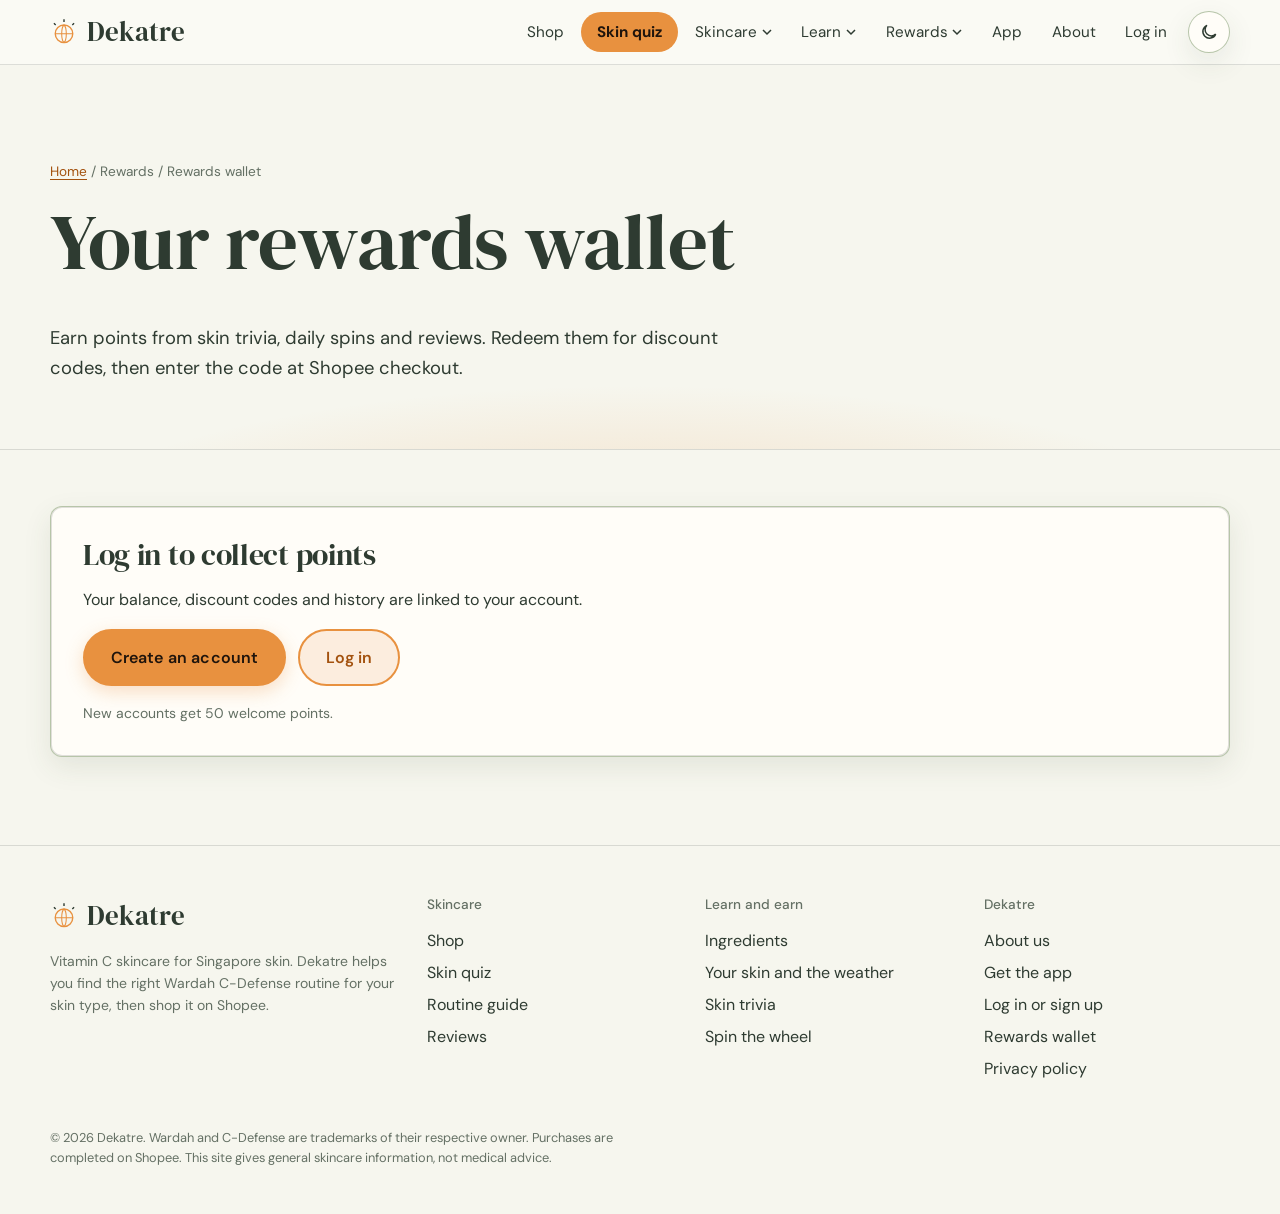
<file: rewards.html>
<!DOCTYPE html>
<html lang="en-SG">
<head>
<meta charset="utf-8">
<script>try{if(localStorage.getItem("dekatre_theme")==="dark")document.documentElement.dataset.theme="dark"}catch(e){}</script>
<meta name="viewport" content="width=device-width, initial-scale=1">
<title>Rewards wallet | Dekatre</title>
<meta name="description" content="Check your Dekatre points, turn them into discount codes for Shopee, and see your history.">
<meta name="theme-color" content="#f6f6ee">
<meta property="og:title" content="Rewards wallet | Dekatre">
<meta property="og:description" content="Check your Dekatre points, turn them into discount codes for Shopee, and see your history.">
<meta property="og:type" content="website">
<link rel="icon" href="images/favicon.svg" type="image/svg+xml">
<link rel="preconnect" href="https://fonts.googleapis.com">
<link rel="preconnect" href="https://fonts.gstatic.com" crossorigin>
<link href="https://fonts.googleapis.com/css2?family=DM+Sans:opsz,wght@9..40,400;9..40,500;9..40,600;9..40,700&family=DM+Serif+Display&display=swap" rel="stylesheet">
<link rel="stylesheet" href="css/style.css?v=18b">
<style>
  .wallet { display: grid; grid-template-columns: 1.4fr 1fr; border: 1px solid var(--line); border-radius: var(--radius); }
  .wallet > div { padding: clamp(1.25rem, 3vw, 2rem); }
  .wallet > div + div { border-left: 1px solid var(--line-soft); }
  .balance { font-family: var(--display); font-size: clamp(3.5rem, 9vw, 5.5rem); line-height: 1; color: var(--accent-text); }
  .bar { height: 8px; background: var(--line-soft); border-radius: 999px; overflow: hidden; margin: .6rem 0 .4rem; }
  .bar span { display: block; height: 100%; background: var(--orange); transition: width .4s; }
  .totals dt { color: var(--muted); font-size: .85rem; }
  .totals dd { margin: 0 0 1rem; font-family: var(--display); font-size: 2rem; line-height: 1.1; }
  @media (max-width: 760px) { .wallet { grid-template-columns: 1fr; } .wallet > div + div { border-left: 0; border-top: 1px solid var(--line-soft); }
    .totals { display: flex; gap: 2rem; } }

  .rewards { display: grid; grid-template-columns: repeat(auto-fill, minmax(220px, 1fr)); gap: 1rem; margin-top: 1.25rem; }
  .reward { border: 1px solid var(--line); border-radius: var(--radius); padding: 1.25rem; display: flex; flex-direction: column; min-height: 230px; }
  .reward img { height: 90px; width: auto; margin: 0 auto 1rem; object-fit: contain; }
  .reward h3 { font-size: 1.35rem; margin-bottom: .2rem; }
  .reward .cost { color: var(--accent-text); margin-bottom: 1rem; }
  .reward .btn { margin-top: auto; padding: .6rem 1rem; }

  .lower { display: grid; grid-template-columns: 1fr 1fr; gap: 1.25rem; }
  @media (max-width: 760px) { .lower { grid-template-columns: 1fr; } }
  .history { list-style: none; margin: 0; padding: 0; max-height: 360px; overflow-y: auto; }
  .history li { display: flex; justify-content: space-between; gap: 1rem; padding: .7rem .9rem; border-radius: var(--radius); margin-bottom: .4rem; background: rgba(232,145,63,.12); font-size: .92rem; }
  .history .pts { font-weight: 700; white-space: nowrap; }
  .history .minus { color: var(--muted); }
  .history time { display: block; color: var(--muted); font-size: .78rem; }
  .vlist { list-style: none; margin: 0; padding: 0; }
  .vlist li { display: flex; justify-content: space-between; align-items: center; gap: 1rem; border: 1px dashed var(--line); border-radius: var(--radius); padding: .8rem 1rem; margin-bottom: .5rem; }
  .vlist { display: grid; gap: .8rem; }
  .vlist li.code-item { display: grid; gap: .5rem; border: 0; padding: 0; background: none; }
  .vlist li.code-shop { border: 0; padding: 0; }
  .code-actions { display: flex; gap: .4rem; flex-wrap: wrap; }
</style>
</head>
<body>
<main>
  <header class="page-head">
    <div class="wrap">
      <nav class="crumb" aria-label="Breadcrumb"><a href="index.html">Home</a> / Rewards / Rewards wallet</nav>
      <h1>Your rewards wallet</h1>
      <p class="lede">Earn points from skin trivia, daily spins and reviews. Redeem them for discount codes, then enter the code at Shopee checkout.</p>
    </div>
  </header>

  <section class="section--tight">
    <div class="wrap">
      <div class="wallet">
        <div>
          <p class="muted mb-0">Balance</p>
          <div class="balance"><span id="bal">0</span> <span style="font-size:.4em">points</span></div>
          <div class="bar" role="progressbar" aria-label="Progress to next reward" id="barWrap"><span id="bar"></span></div>
          <p class="small muted mb-0" id="target"></p>
        </div>
        <dl class="totals mb-0">
          <div><dt>Total earned</dt><dd id="earned">0</dd></div>
          <div><dt>Total redeemed</dt><dd id="redeemed">0</dd></div>
        </dl>
      </div>
    </div>
  </section>

  <section class="section--tight">
    <div class="wrap">
      <h2>Redeem points for a Shopee code</h2>
      <div class="chips" role="group" aria-label="Filter rewards" id="filters">
        <button class="chip" aria-pressed="true" data-f="all">All rewards</button>
        <button class="chip" aria-pressed="false" data-f="affordable">I can redeem now</button>
        <button class="chip" aria-pressed="false" data-f="product">Free products</button>
        <button class="chip" aria-pressed="false" data-f="voucher">Discounts</button>
      </div>
      <div class="rewards" id="rewards"></div>
    </div>
  </section>

  <section class="section--tight">
    <div class="wrap lower">
      <div class="panel panel--plain">
        <h2 style="font-size:1.8rem">My Shopee codes</h2>
        <p class="small muted">Copy a code, then paste it into the voucher field at Shopee checkout. One code per order.</p>
        <ul class="vlist" id="vouchers"></ul>
      </div>
      <div class="panel panel--plain">
        <h2 style="font-size:1.8rem">History</h2>
        <ul class="history" id="history"></ul>
      </div>
    </div>
  </section>
</main>

<script src="js/main.js?v=14"></script>
<script>
const CATALOG = [
  { id: "r1", cat: "voucher", name: "S$2 off", cost: 200, v: { prefix: "2OFF", label: "S$2 off your Shopee order" } },
  { id: "r2", cat: "voucher", name: "Free shipping", cost: 300, v: { prefix: "SHIP", label: "Free shipping on Shopee" } },
  { id: "r3", cat: "voucher", name: "S$5 off", cost: 500, v: { prefix: "5OFF", label: "S$5 off your Shopee order" } },
  { id: "r4", cat: "product", name: "Free Superserum Mask", cost: 600, img: "images/mask.png", v: { prefix: "MASK", label: "Free Superserum Mask with any order" } },
  { id: "r5", cat: "voucher", name: "15% off a bundle", cost: 800, v: { prefix: "15OFF", label: "15% off a C-Defense bundle" } },
  { id: "r6", cat: "product", name: "Free Face Mist", cost: 1400, img: "images/mist.png", v: { prefix: "MIST", label: "Free Face Mist with any order" } },
  { id: "r7", cat: "product", name: "Free DD Cream SPF 30", cost: 1600, img: "images/ddcream.png", v: { prefix: "SPF", label: "Free DD Cream SPF 30 with any order" } }
];
let filter = "all";
const fmtDate = d => new Date(d).toLocaleDateString("en-SG", { day: "numeric", month: "short", year: "numeric" });

function render() {
  const p = Points.get();
  document.getElementById("bal").textContent = p.balance;
  document.getElementById("earned").textContent = p.earned;
  document.getElementById("redeemed").textContent = p.redeemed;

  const next = CATALOG.filter(c => c.cost > p.balance).sort((a, b) => a.cost - b.cost)[0];
  const pct = next ? Math.round(p.balance / next.cost * 100) : 100;
  document.getElementById("bar").style.width = pct + "%";
  document.getElementById("barWrap").setAttribute("aria-valuenow", pct);
  document.getElementById("target").textContent = next ? `${next.cost - p.balance} more points to unlock ${next.name}` : "You can redeem every reward. Treat yourself.";

  const list = CATALOG.filter(c => filter === "all" || (filter === "affordable" ? c.cost <= p.balance : c.cat === filter));
  document.getElementById("rewards").innerHTML = list.length ? list.map(c => `
    <article class="reward">
      ${c.img ? `<img src="${c.img}" alt="">` : `<div style="font-family:var(--display);font-size:2.6rem;color: var(--accent-text);margin-bottom:.5rem">${c.name.split(" ")[0]}</div>`}
      <h3>${c.name}</h3><p class="cost">${c.cost} points</p>
      <button class="btn ${c.cost > p.balance ? "btn--ghost" : ""}" data-redeem="${c.id}" ${c.cost > p.balance ? "disabled" : ""}>${c.cost > p.balance ? `Need ${c.cost - p.balance} more` : "Redeem now"}</button>
    </article>`).join("") : `<p class="muted">Not enough points for any reward yet. <a href="climate-quiz.html">Play skin trivia</a> to earn some.</p>`;

  const C = Codes.get(), stu = isStudentEmail(Auth.email());
  const codeRow = c => `<li class="code-item">
      <div><strong>${c.label}</strong><br><span class="small muted">${c.expires ? "Use by " + fmtDate(c.expires) : "Valid while you're a student"}</span></div>
      <div class="code-box"><code>${c.code}</code>
        <span class="code-actions"><button class="btn" data-copy="${c.code}" style="padding:.5rem 1rem">Copy</button>
        ${c.id ? `<button class="btn btn--ghost" data-used="${c.id}" style="padding:.5rem 1rem">Mark as used</button>` : ""}</span></div></li>`;
  const codeList = (stu ? [{ code: BUNDLES.student.code, label: "15% off the Student Starter Bundle" }] : []).concat(C);
  document.getElementById("vouchers").innerHTML = codeList.length ? codeList.map(codeRow).join("") + `<li class="code-shop">${shopeeButton(SHOPEE_BUNDLE, "Shop on Shopee")}</li>`
    : `<li class="muted">No codes yet. <a href="spin.html">Spin the wheel</a> or redeem points above.</li>`;

  document.getElementById("history").innerHTML = p.history.map(h => `
    <li><span>${h.text}<time datetime="${h.date}">${fmtDate(h.date)}</time></span><span class="pts ${h.pts < 0 ? "minus" : ""}">${h.pts > 0 ? "+" : ""}${h.pts}</span></li>`).join("");
}

document.addEventListener("DOMContentLoaded", () => {
  if (!Auth.current()) {
    document.querySelectorAll("main > section").forEach(s => s.remove());
    document.querySelector("main").insertAdjacentHTML("beforeend",
      `<section class="section--tight"><div class="wrap">${loginPrompt("Your balance, discount codes and history are linked to your account.")}</div></section>`);
    return;
  }
  render();
  document.getElementById("filters").addEventListener("click", e => {
    const b = e.target.closest("[data-f]"); if (!b) return; filter = b.dataset.f;
    document.querySelectorAll("#filters .chip").forEach(c => c.setAttribute("aria-pressed", c === b)); render();
  });
  document.getElementById("vouchers").addEventListener("click", e => {
    const b = e.target.closest("[data-used]"); if (!b) return;
    Codes.remove(b.dataset.used); toast("Code removed"); render();
  });
  document.getElementById("rewards").addEventListener("click", e => {
    const b = e.target.closest("[data-redeem]"); if (!b) return;
    const c = CATALOG.find(x => x.id === b.dataset.redeem);
    if (Points.spend(c.cost, `Redeemed: ${c.name}`)) {
      const code = Codes.add(c.v); toast(`Your code ${code.code} is ready`); render();
      document.getElementById("vouchers").scrollIntoView({ behavior: "smooth", block: "center" });
    }
  });
});
</script>
</body>
</html>
</file>
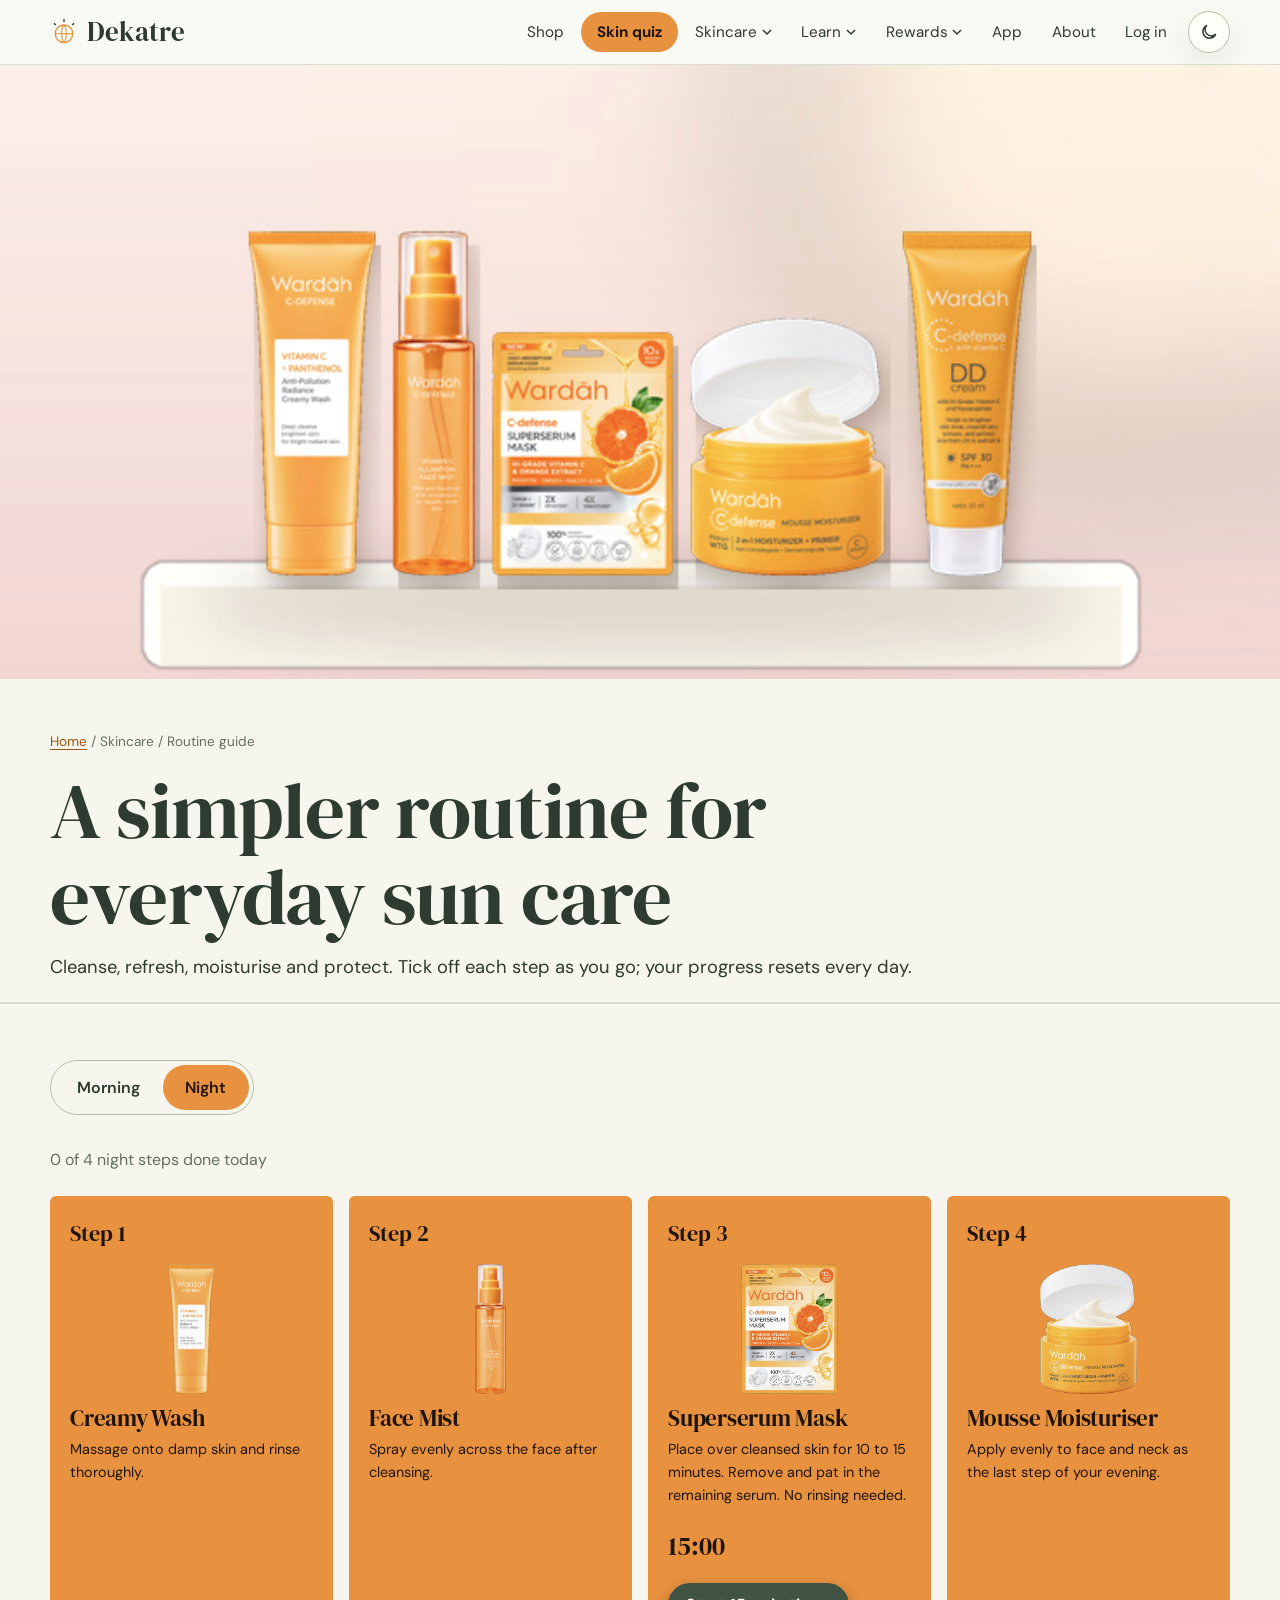
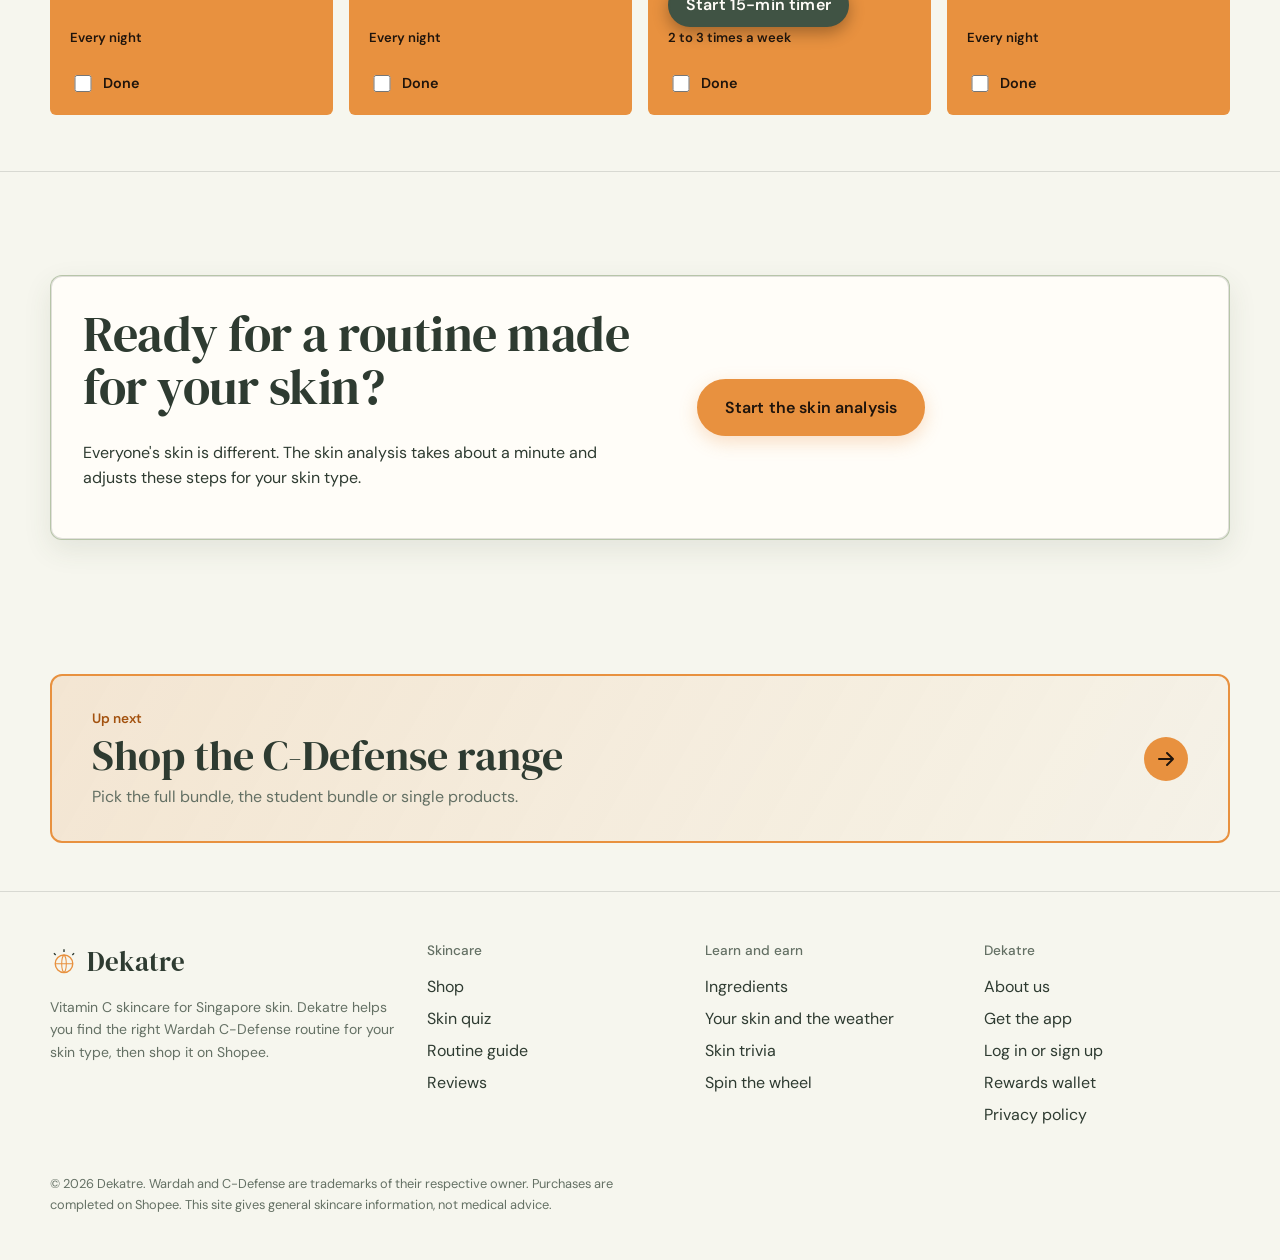
<file: routine.html>
<!DOCTYPE html>
<html lang="en-SG">
<head>
<meta charset="utf-8">
<script>try{if(localStorage.getItem("dekatre_theme")==="dark")document.documentElement.dataset.theme="dark"}catch(e){}</script>
<meta name="viewport" content="width=device-width, initial-scale=1">
<title>Routine guide | Dekatre</title>
<meta name="description" content="A simple morning and night vitamin C skincare routine for hot, humid Singapore weather, with a step checklist and mask timer.">
<meta name="theme-color" content="#f6f6ee">
<meta property="og:title" content="Routine guide | Dekatre">
<meta property="og:description" content="A simple morning and night vitamin C skincare routine for hot, humid Singapore weather, with a step checklist and mask timer.">
<meta property="og:type" content="website">
<link rel="icon" href="images/favicon.svg" type="image/svg+xml">
<link rel="preconnect" href="https://fonts.googleapis.com">
<link rel="preconnect" href="https://fonts.gstatic.com" crossorigin>
<link href="https://fonts.googleapis.com/css2?family=DM+Sans:opsz,wght@9..40,400;9..40,500;9..40,600;9..40,700&family=DM+Serif+Display&display=swap" rel="stylesheet">
<link rel="stylesheet" href="css/style.css?v=18b">
<style>
  .toggle { display: inline-flex; border: 1px solid var(--line); border-radius: 999px; padding: 4px; margin-bottom: 2rem; }
  .toggle button { background: none; border: 0; font-weight: 600; color: var(--ink); padding: .6rem 1.4rem; border-radius: 999px; }
  .toggle button[aria-selected="true"] { background: var(--orange); color: var(--on-accent); }
  .steps { list-style: none; margin: 0; padding: 0; display: grid; grid-template-columns: repeat(4, 1fr); gap: 1rem; }
  @media (max-width: 1000px) { .steps { grid-template-columns: repeat(2, 1fr); } }
  @media (max-width: 600px) { .steps { grid-template-columns: 1fr; } }
  .step { background: var(--orange); color: var(--on-accent); border-radius: var(--radius); padding: 1.25rem; display: flex; flex-direction: column; position: relative; transition: opacity .2s; }
  .step.done { opacity: .55; }
  .step .num { font-family: var(--display); font-size: 1.4rem; }
  .step img { height: 130px; width: auto; margin: .75rem auto; object-fit: contain; }
  .step h3 { font-size: 1.45rem; margin-bottom: .4rem; }
  .step p { font-size: .9rem; margin-bottom: .6rem; }
  .step .freq { font-size: .82rem; font-weight: 600; margin-top: auto; }
  .step label { display: flex; gap: .5rem; align-items: center; font-weight: 600; margin: .9rem 0 0; color: var(--on-accent); }
  .step input { width: 1.1rem; height: 1.1rem; accent-color: #000; }
  .progress { margin: 0 0 1.5rem; color: var(--muted); }
  .timer { display: flex; align-items: center; gap: 1rem; flex-wrap: wrap; margin-top: .6rem; }
  .timer output { font-family: var(--display); font-size: 1.6rem; min-width: 4ch; }
  .timer .btn { padding: .45rem 1rem; }
  .routine-intro { padding-block: clamp(2rem, 4vw, 3.25rem) 1.25rem; border-bottom: 1px solid var(--line-soft); }
  .routine-intro h1 { max-width: 18ch; margin-bottom: .8rem; }
  .routine-intro .lede { max-width: 68ch; margin-bottom: 0; }
</style>
</head>
<body>
<main>
  <header class="page-head page-banner page-banner--routine has-video routine-video-banner" aria-label="Skincare routine video">
    <video class="banner-video" autoplay muted loop playsinline preload="metadata" poster="images/routine-video-poster.jpg" tabindex="-1" aria-hidden="true">
      <source src="videos/routine-guide-banner.mp4" type="video/mp4">
    </video>
  </header>

  <section class="routine-intro">
    <div class="wrap">
      <nav class="crumb" aria-label="Breadcrumb"><a href="index.html">Home</a> / Skincare / Routine guide</nav>
      <h1>A simpler routine for everyday sun care</h1>
      <p class="lede">Cleanse, refresh, moisturise and protect. Tick off each step as you go; your progress resets every day.</p>
    </div>
  </section>

  <section class="section--tight">
    <div class="wrap">
      <div class="toggle" role="tablist" aria-label="Routine time">
        <button role="tab" aria-selected="true" data-time="am">Morning</button>
        <button role="tab" aria-selected="false" data-time="pm">Night</button>
      </div>
      <p class="progress" id="progress" aria-live="polite"></p>
      <ol class="steps" id="steps"></ol>
    </div>
  </section>

  <section class="section">
    <div class="wrap panel split">
      <div>
        <h2>Ready for a routine made for your skin?</h2>
        <p>Everyone's skin is different. The skin analysis takes about a minute and adjusts these steps for your skin type.</p>
      </div>
      <div><a class="btn" href="skin-quiz.html">Start the skin analysis</a></div>
    </div>
  </section>
</main>

<script src="js/main.js?v=14"></script>
<script>
const ROUTINE = {
  am: [
    { id: "wash", how: "Massage onto damp skin, then rinse thoroughly with water.", freq: "Every morning" },
    { id: "mist", how: "Hold the bottle about 20 cm from your face and spray evenly. Reapply during the day in heat or air-conditioning.", freq: "Every morning" },
    { id: "moisturiser", how: "Apply evenly to the face and neck.", freq: "Every morning" },
    { id: "ddcream", how: "Apply evenly across face and neck as the last step. Reapply after two hours outdoors.", freq: "Every morning" }
  ],
  pm: [
    { id: "wash", how: "Massage onto damp skin and rinse thoroughly.", freq: "Every night" },
    { id: "mist", how: "Spray evenly across the face after cleansing.", freq: "Every night" },
    { id: "mask", how: "Place over cleansed skin for 10 to 15 minutes. Remove and pat in the remaining serum. No rinsing needed.", freq: "2 to 3 times a week", timer: true },
    { id: "moisturiser", how: "Apply evenly to face and neck as the last step of your evening.", freq: "Every night" }
  ]
};
const today = new Date().toDateString();
let time = new Date().getHours() >= 17 ? "pm" : "am";

function getDone() { const d = store.get("routine", {}); return d.date === today ? d : { date: today, am: [], pm: [] }; }

function render() {
  document.querySelectorAll("[data-time]").forEach(b => b.setAttribute("aria-selected", b.dataset.time === time));
  const done = getDone()[time];
  document.getElementById("steps").innerHTML = ROUTINE[time].map((s, i) => {
    const p = PRODUCTS[s.id]; const checked = done.includes(i);
    return `<li class="step ${checked ? "done" : ""}">
      <span class="num">Step ${i + 1}</span>
      <img src="${p.img}" alt="">
      <h3>${p.short}</h3>
      <p>${s.how}</p>
      ${s.timer ? `<div class="timer"><output id="tOut">15:00</output><button class="btn btn--dark" id="tBtn">Start 15-min timer</button></div>` : ""}
      <p class="freq">${s.freq}</p>
      <label><input type="checkbox" data-step="${i}" ${checked ? "checked" : ""}> Done</label>
    </li>`;
  }).join("");
  document.getElementById("progress").textContent = `${done.length} of ${ROUTINE[time].length} ${time === "am" ? "morning" : "night"} steps done today`;
  const tBtn = document.getElementById("tBtn"); if (tBtn) tBtn.addEventListener("click", startTimer);
}

let tInt = null;
function startTimer() {
  const out = document.getElementById("tOut"), btn = document.getElementById("tBtn");
  if (tInt) { clearInterval(tInt); tInt = null; out.textContent = "15:00"; btn.textContent = "Start 15-min timer"; return; }
  let left = 15 * 60; btn.textContent = "Stop timer";
  tInt = setInterval(() => {
    left--;
    const o = document.getElementById("tOut"), b = document.getElementById("tBtn");
    if (o) { o.textContent = `${String(Math.floor(left / 60)).padStart(2, "0")}:${String(left % 60).padStart(2, "0")}`; b.textContent = "Stop timer"; }
    if (left <= 0) { clearInterval(tInt); tInt = null; if (b) b.textContent = "Start 15-min timer"; toast("Time's up. Remove the mask and pat in the serum."); }
  }, 1000);
}

document.addEventListener("DOMContentLoaded", () => {
  render();
  document.querySelectorAll("[data-time]").forEach(b => b.addEventListener("click", () => { time = b.dataset.time; render(); }));
  document.getElementById("steps").addEventListener("change", e => {
    if (!e.target.matches("[data-step]")) return;
    const d = getDone(); const i = +e.target.dataset.step;
    d[time] = e.target.checked ? [...new Set([...d[time], i])] : d[time].filter(x => x !== i);
    store.set("routine", d);
    if (d[time].length === ROUTINE[time].length) toast(`${time === "am" ? "Morning" : "Night"} routine complete`);
    render();
  });
});
</script>
</body>
</html>
</file>
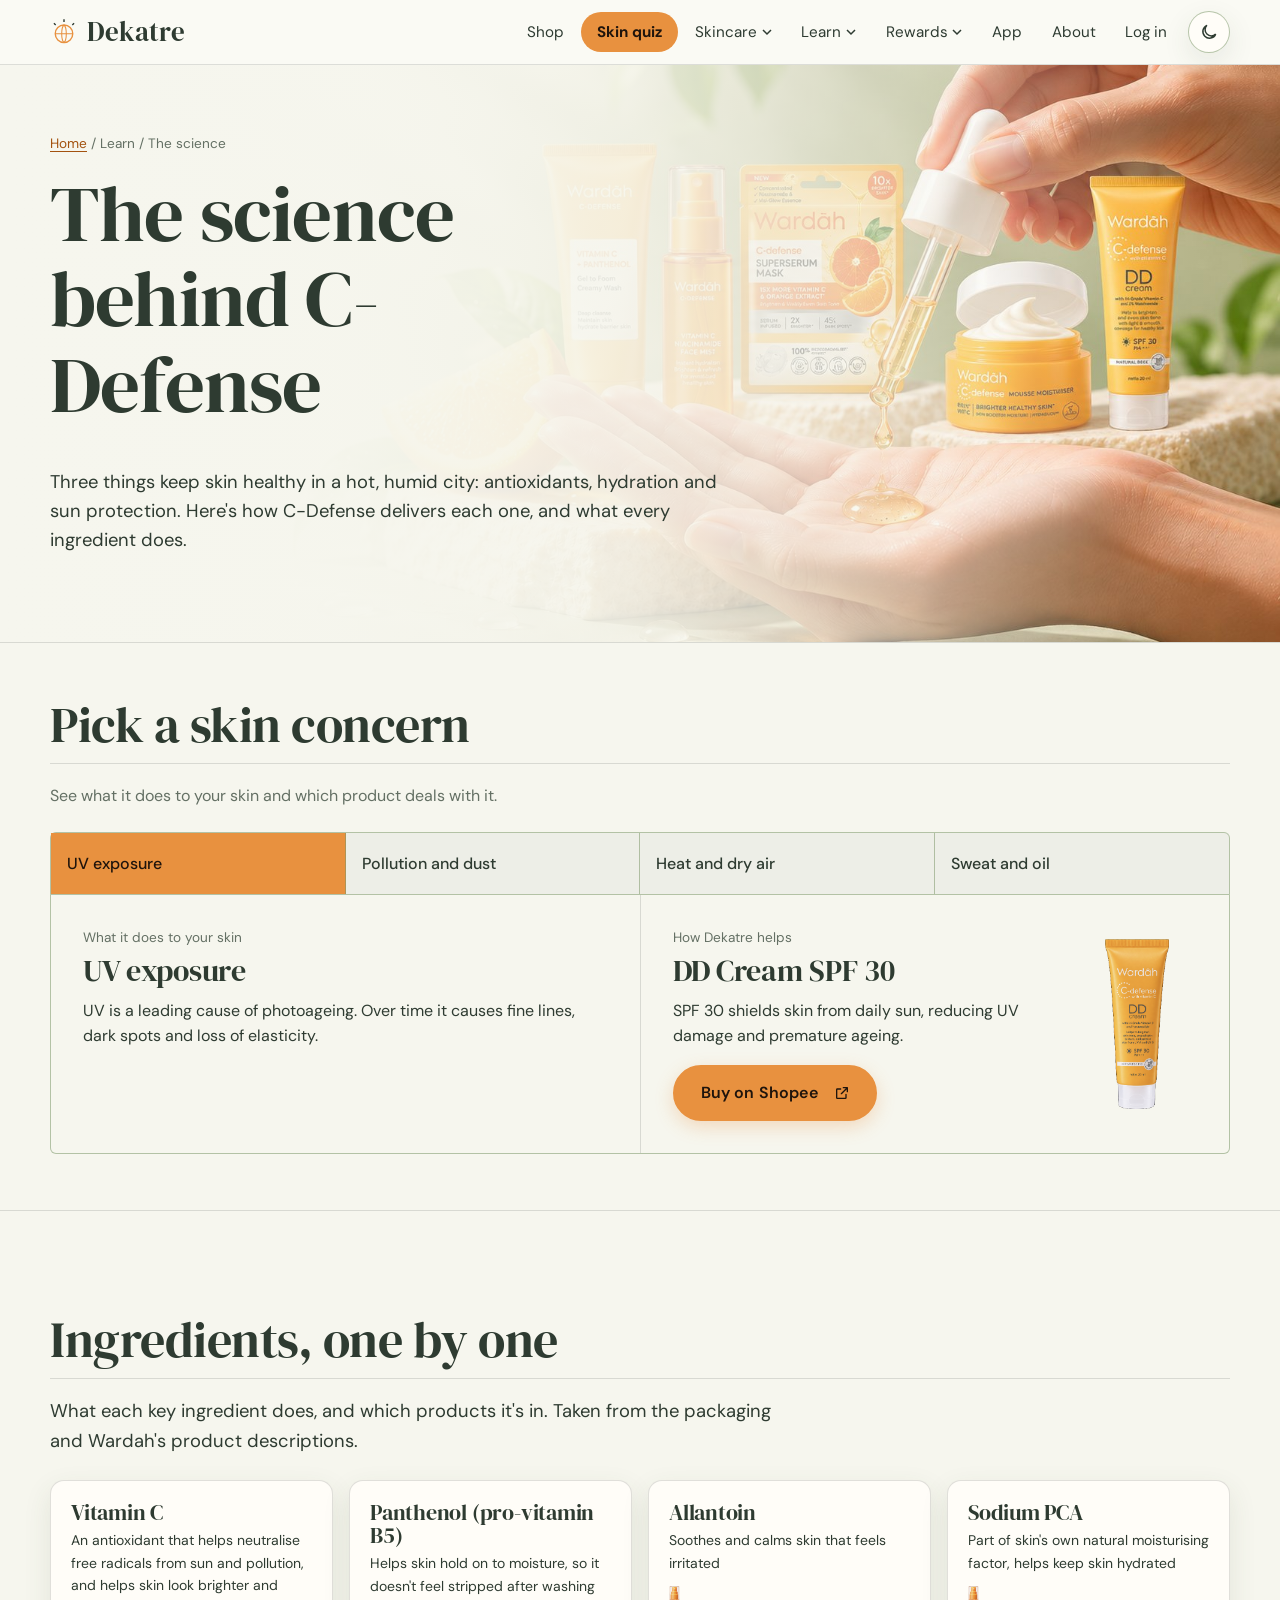
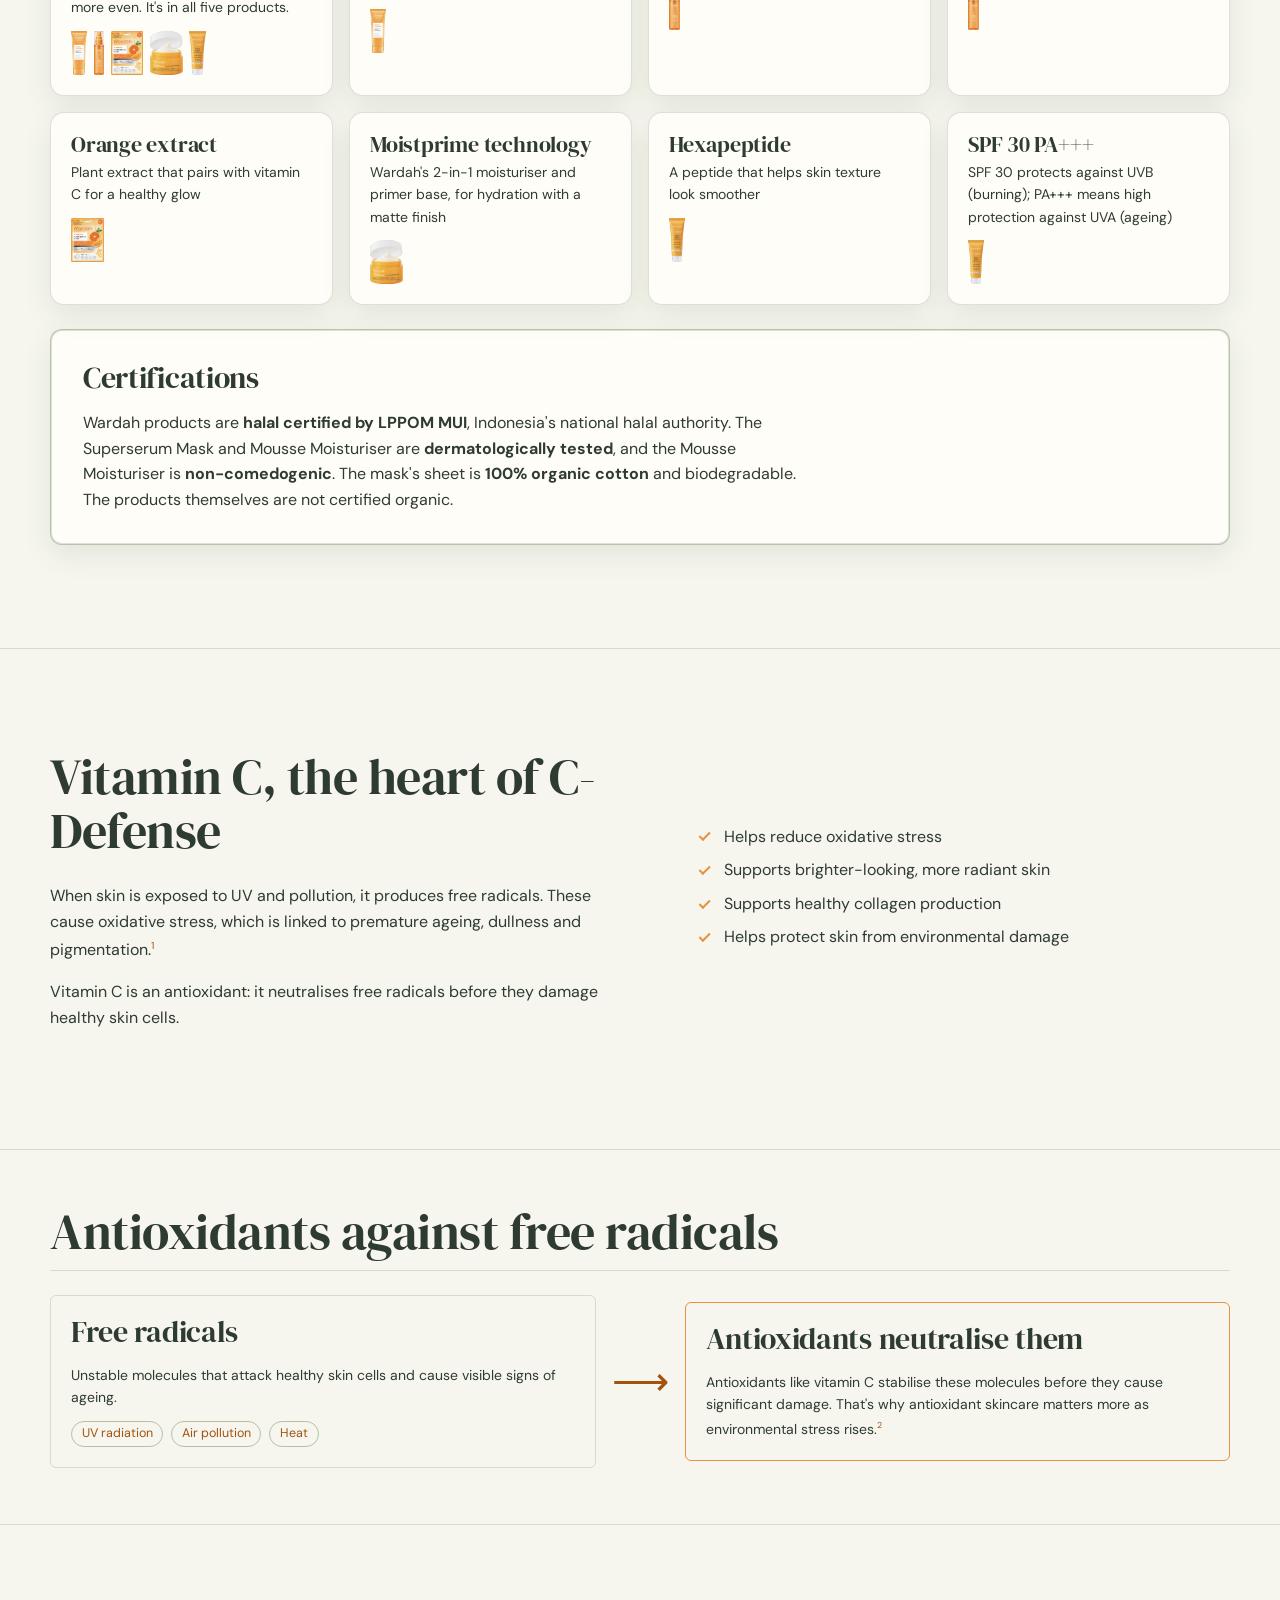
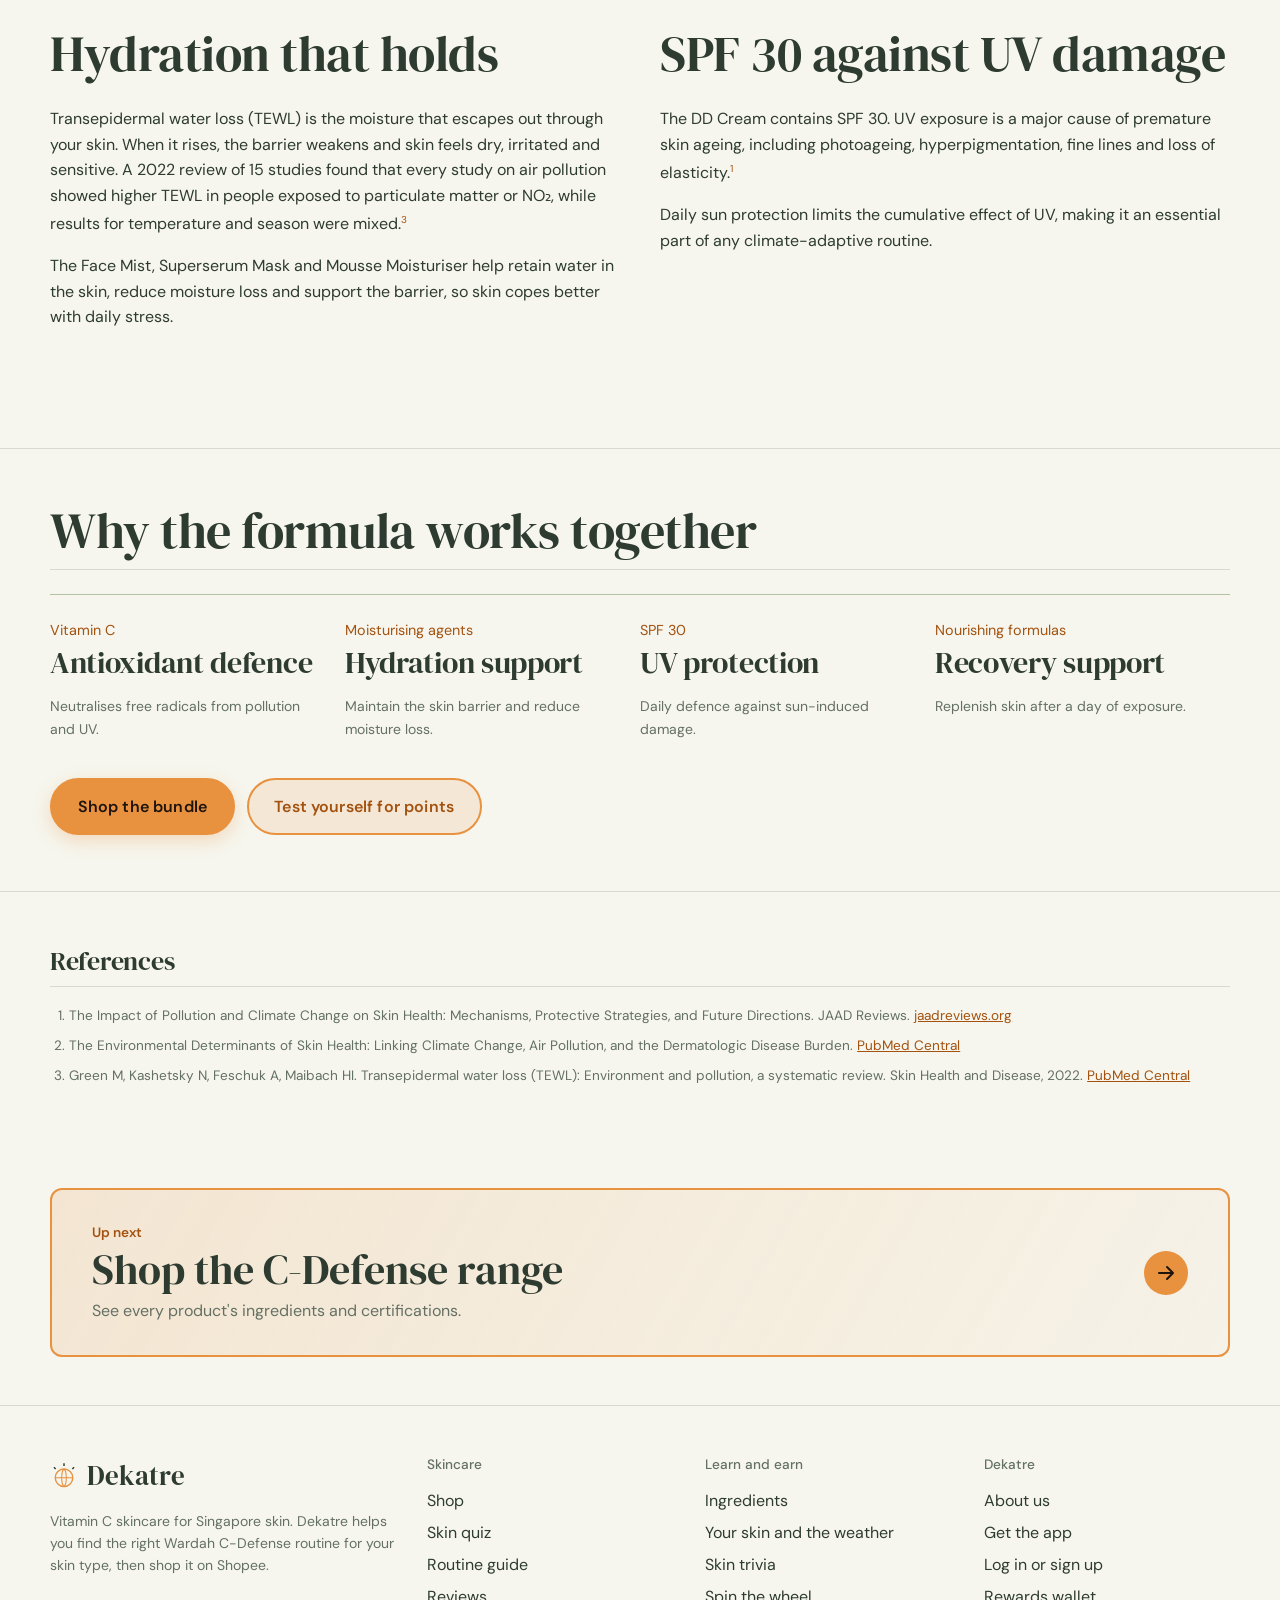
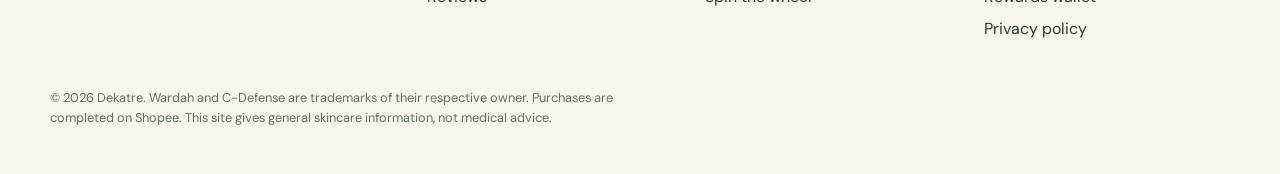
<file: science.html>
<!DOCTYPE html>
<html lang="en-SG">
<head>
<meta charset="utf-8">
<script>try{if(localStorage.getItem("dekatre_theme")==="dark")document.documentElement.dataset.theme="dark"}catch(e){}</script>
<meta name="viewport" content="width=device-width, initial-scale=1">
<title>The science and ingredients | Dekatre</title>
<meta name="description" content="The science behind C-Defense: how vitamin C, hydration and SPF 30 protect skin from heat, pollution and UV damage.">
<meta name="theme-color" content="#f6f6ee">
<meta property="og:title" content="How Dekatre helps | Dekatre">
<meta property="og:description" content="The science behind C-Defense: how vitamin C, hydration and SPF 30 protect skin from heat, pollution and UV damage.">
<meta property="og:type" content="website">
<link rel="icon" href="images/favicon.svg" type="image/svg+xml">
<link rel="preconnect" href="https://fonts.googleapis.com">
<link rel="preconnect" href="https://fonts.gstatic.com" crossorigin>
<link href="https://fonts.googleapis.com/css2?family=DM+Sans:opsz,wght@9..40,400;9..40,500;9..40,600;9..40,700&family=DM+Serif+Display&display=swap" rel="stylesheet">
<link rel="stylesheet" href="css/style.css?v=18b">
<style>
  .explorer-tabs { display: grid; grid-template-columns: repeat(4, 1fr); border: 1px solid var(--line); border-radius: var(--radius) var(--radius) 0 0; }
  .explorer-tabs button { background: rgba(var(--ink-rgb),.04); border: 0; border-right: 1px solid var(--line); font-weight: 500; color: var(--ink); padding: 1.1rem 1rem; text-align: left; font-size: 1rem; }
  .explorer-tabs button:last-child { border-right: 0; }
  .explorer-tabs button[aria-selected="true"] { background: var(--orange); color: var(--on-accent); }
  .explorer-panel { border: 1px solid var(--line); border-top: 0; border-radius: 0 0 var(--radius) var(--radius); display: grid; grid-template-columns: 1fr 1fr; }
  .explorer-panel > div { padding: clamp(1.25rem, 3vw, 2rem); }
  .explorer-panel > div + div { border-left: 1px solid var(--line-soft); display: grid; grid-template-columns: 1fr 120px; gap: 1rem; align-items: center; }
  .explorer-panel img { max-height: 170px; width: auto; margin-inline: auto; }
  .explorer-panel h3 { margin-bottom: .6rem; }
  .explorer-panel .label { color: var(--muted); font-size: .85rem; margin-bottom: .4rem; }
  @media (max-width: 760px) {
    .explorer-tabs { grid-template-columns: 1fr 1fr; } .explorer-tabs button:nth-child(2) { border-right: 0; }
    .explorer-tabs button:nth-child(-n+2) { border-bottom: 1px solid var(--line-soft); }
    .explorer-panel { grid-template-columns: 1fr; } .explorer-panel > div + div { border-left: 0; border-top: 1px solid var(--line-soft); }
  }

  /* free radical diagram */
  .radicals { display: grid; grid-template-columns: 1fr auto 1fr; gap: 1rem; align-items: center; }
  .radicals .col { border: 1px solid var(--line-soft); border-radius: var(--radius); padding: 1.25rem; }
  .radicals .arrow { font-family: var(--display); font-size: 2.5rem; color: var(--accent-text); }
  .src { display: flex; flex-wrap: wrap; gap: .5rem; margin-top: .75rem; }
  @media (max-width: 760px) { .radicals { grid-template-columns: 1fr; } .radicals .arrow { transform: rotate(90deg); justify-self: center; } }

  .pillars { display: grid; grid-template-columns: repeat(4, 1fr); gap: 0; border-top: 1px solid var(--line); }
  .pillars > div { padding: 1.5rem 1.25rem 0 0; }
  .pillars .what { color: var(--accent-text); font-size: .9rem; margin-bottom: .3rem; }
  @media (max-width: 860px) { .pillars { grid-template-columns: 1fr 1fr; gap: 1rem; } }
  @media (max-width: 520px) { .pillars { grid-template-columns: 1fr; } }
  .refs { font-size: .85rem; color: var(--muted); padding-left: 1.2rem; }
  .refs li { margin-bottom: .5rem; word-break: break-word; }
  .ing-grid { display: grid; grid-template-columns: repeat(auto-fill, minmax(250px, 1fr)); gap: 1rem; margin-top: 1.5rem; }
  .ing { background: var(--surface); border: 1px solid var(--line-soft); border-radius: 14px; padding: 1.25rem; box-shadow: var(--shadow); }
  .ing h3 { font-size: 1.35rem; margin-bottom: .3rem; }
  .ing .in { display: flex; align-items: center; gap: .4rem; flex-wrap: wrap; margin-top: .75rem; }
  .ing .in img { height: 44px; width: auto; }
</style>
</head>
<body>
<main>
  <header class="page-head page-banner page-banner--science">
    <div class="wrap">
      <nav class="crumb" aria-label="Breadcrumb"><a href="index.html">Home</a> / Learn / The science</nav>
      <h1>The science behind C-Defense</h1>
      <p class="lede">Three things keep skin healthy in a hot, humid city: antioxidants, hydration and sun protection. Here's how C-Defense delivers each one, and what every ingredient does.</p>
    </div>
  </header>

  <section class="section--tight">
    <div class="wrap">
      <h2>Pick a skin concern</h2>
      <p class="muted">See what it does to your skin and which product deals with it.</p>
      <div style="margin-top:1.5rem">
        <div class="explorer-tabs" role="tablist" id="tabs"></div>
        <div class="explorer-panel" role="tabpanel" id="panel" aria-live="polite"></div>
      </div>
    </div>
  </section>

  <section class="section" id="ingredients" style="scroll-margin-top:80px">
    <div class="wrap">
      <h2>Ingredients, one by one</h2>
      <p class="lede">What each key ingredient does, and which products it's in. Taken from the packaging and Wardah's product descriptions.</p>
      <div class="ing-grid" id="ingGrid"></div>
      <div class="panel" style="margin-top:1.5rem">
        <h3>Certifications</h3>
        <p class="mb-0">Wardah products are <strong>halal certified by LPPOM MUI</strong>, Indonesia's national halal authority. The Superserum Mask and Mousse Moisturiser are <strong>dermatologically tested</strong>, and the Mousse Moisturiser is <strong>non-comedogenic</strong>. The mask's sheet is <strong>100% organic cotton</strong> and biodegradable. The products themselves are not certified organic.</p>
      </div>
    </div>
  </section>

  <section class="section">
    <div class="wrap split">
      <div>
        <h2>Vitamin C, the heart of C-Defense</h2>
        <p>When skin is exposed to UV and pollution, it produces free radicals. These cause oxidative stress, which is linked to premature ageing, dullness and pigmentation.<sup><a href="#ref1">1</a></sup></p>
        <p>Vitamin C is an antioxidant: it neutralises free radicals before they damage healthy skin cells.</p>
      </div>
      <ul class="check-list">
        <li>Helps reduce oxidative stress</li>
        <li>Supports brighter-looking, more radiant skin</li>
        <li>Supports healthy collagen production</li>
        <li>Helps protect skin from environmental damage</li>
      </ul>
    </div>
  </section>

  <section class="section--tight">
    <div class="wrap">
      <h2>Antioxidants against free radicals</h2>
      <div class="radicals" style="margin-top:1.5rem">
        <div class="col">
          <h3>Free radicals</h3>
          <p class="small mb-0">Unstable molecules that attack healthy skin cells and cause visible signs of ageing.</p>
          <div class="src"><span class="tag">UV radiation</span><span class="tag">Air pollution</span><span class="tag">Heat</span></div>
        </div>
        <div class="arrow" aria-hidden="true">⟶</div>
        <div class="col" style="border-color:var(--orange)">
          <h3>Antioxidants neutralise them</h3>
          <p class="small mb-0">Antioxidants like vitamin C stabilise these molecules before they cause significant damage. That's why antioxidant skincare matters more as environmental stress rises.<sup><a href="#ref2">2</a></sup></p>
        </div>
      </div>
    </div>
  </section>

  <section class="section">
    <div class="wrap grid grid-2" style="gap:2.5rem">
      <div>
        <h2>Hydration that holds</h2>
        <p>Transepidermal water loss (TEWL) is the moisture that escapes out through your skin. When it rises, the barrier weakens and skin feels dry, irritated and sensitive. A 2022 review of 15 studies found that every study on air pollution showed higher TEWL in people exposed to particulate matter or NO₂, while results for temperature and season were mixed.<sup><a href="#ref3">3</a></sup></p>
        <p>The Face Mist, Superserum Mask and Mousse Moisturiser help retain water in the skin, reduce moisture loss and support the barrier, so skin copes better with daily stress.</p>
      </div>
      <div>
        <h2>SPF 30 against UV damage</h2>
        <p>The DD Cream contains SPF 30. UV exposure is a major cause of premature skin ageing, including photoageing, hyperpigmentation, fine lines and loss of elasticity.<sup><a href="#ref1">1</a></sup></p>
        <p>Daily sun protection limits the cumulative effect of UV, making it an essential part of any climate-adaptive routine.</p>
      </div>
    </div>
  </section>

  <section class="section--tight">
    <div class="wrap">
      <h2>Why the formula works together</h2>
      <div class="pillars" style="margin-top:1.5rem">
        <div><p class="what">Vitamin C</p><h3>Antioxidant defence</h3><p class="small muted">Neutralises free radicals from pollution and UV.</p></div>
        <div><p class="what">Moisturising agents</p><h3>Hydration support</h3><p class="small muted">Maintain the skin barrier and reduce moisture loss.</p></div>
        <div><p class="what">SPF 30</p><h3>UV protection</h3><p class="small muted">Daily defence against sun-induced damage.</p></div>
        <div><p class="what">Nourishing formulas</p><h3>Recovery support</h3><p class="small muted">Replenish skin after a day of exposure.</p></div>
      </div>
      <div class="btn-row"><a class="btn" href="products.html">Shop the bundle</a><a class="btn btn--ghost" href="climate-quiz.html">Test yourself for points</a></div>
    </div>
  </section>

  <section class="section--tight">
    <div class="wrap">
      <h2 style="font-size:1.6rem">References</h2>
      <ol class="refs">
        <li id="ref1">The Impact of Pollution and Climate Change on Skin Health: Mechanisms, Protective Strategies, and Future Directions. JAAD Reviews. <a href="https://www.jaadreviews.org/article/S2950-1989%2825%2900061-3/fulltext" target="_blank" rel="noopener">jaadreviews.org</a></li>
        <li id="ref2">The Environmental Determinants of Skin Health: Linking Climate Change, Air Pollution, and the Dermatologic Disease Burden. <a href="https://pmc.ncbi.nlm.nih.gov/articles/PMC12732634/" target="_blank" rel="noopener">PubMed Central</a></li>
        <li id="ref3">Green M, Kashetsky N, Feschuk A, Maibach HI. Transepidermal water loss (TEWL): Environment and pollution, a systematic review. Skin Health and Disease, 2022. <a href="https://pmc.ncbi.nlm.nih.gov/articles/PMC9168018/" target="_blank" rel="noopener">PubMed Central</a></li>
      </ol>
    </div>
  </section>
</main>

<script src="js/main.js?v=14"></script>
<script>
const STRESSORS = [
  { name: "UV exposure", does: "UV is a leading cause of photoageing. Over time it causes fine lines, dark spots and loss of elasticity.", product: "ddcream",
    helps: "SPF 30 shields skin from daily sun, reducing UV damage and premature ageing." },
  { name: "Pollution and dust", does: "Particles settle on skin and create free radicals that break down collagen, causing dullness and uneven tone.", product: "wash",
    helps: "Removes dirt, sweat and pollutant particles before they build up on the skin." },
  { name: "Heat and dry air", does: "Heat and air-conditioning speed up water loss through the skin, weakening the barrier and causing irritation.", product: "moisturiser",
    helps: "Locks in hydration and supports the skin barrier. Pair with the Face Mist through the day." },
  { name: "Sweat and oil", does: "Heat increases sweating and oil production, which clogs pores and leads to breakouts.", product: "mist",
    helps: "Refreshes and rehydrates without heavy layers, so skin doesn't overproduce oil to compensate." }
];
let current = 0;
function render() {
  document.getElementById("tabs").innerHTML = STRESSORS.map((s, i) =>
    `<button role="tab" aria-selected="${i === current}" data-i="${i}">${s.name}</button>`).join("");
  const s = STRESSORS[current], p = PRODUCTS[s.product];
  document.getElementById("panel").innerHTML = `
    <div><p class="label">What it does to your skin</p><h3>${s.name}</h3><p class="mb-0">${s.does}</p></div>
    <div><div><p class="label">How Dekatre helps</p><h3>${p.short}</h3><p>${s.helps}</p>${shopeeButton(p.shopee)}</div>
      <img src="${p.img}" alt="${p.name}"></div>`;
}
function renderIngredients() {
  const map = {};
  Object.entries(PRODUCTS).forEach(([id, p]) => p.ingredients.forEach(([n, d]) => {
    const key = n.split(" (")[0];
    (map[key] = map[key] || { name: n, does: d, in: [] }).in.push(id);
  }));
  map["Vitamin C"].does = "An antioxidant that helps neutralise free radicals from sun and pollution, and helps skin look brighter and more even. It's in all five products.";
  document.getElementById("ingGrid").innerHTML = Object.values(map).map(i => `
    <article class="ing"><h3>${i.name}</h3><p class="small mb-0">${i.does}</p>
      <div class="in" aria-label="Found in">${i.in.map(id => `<img src="${PRODUCTS[id].img}" alt="${PRODUCTS[id].short}" title="${PRODUCTS[id].short}">`).join("")}</div></article>`).join("");
}
document.addEventListener("DOMContentLoaded", () => {
  renderIngredients();
  render();
  document.getElementById("tabs").addEventListener("click", e => { const b = e.target.closest("[data-i]"); if (b) { current = +b.dataset.i; render(); } });
});
</script>
</body>
</html>
</file>
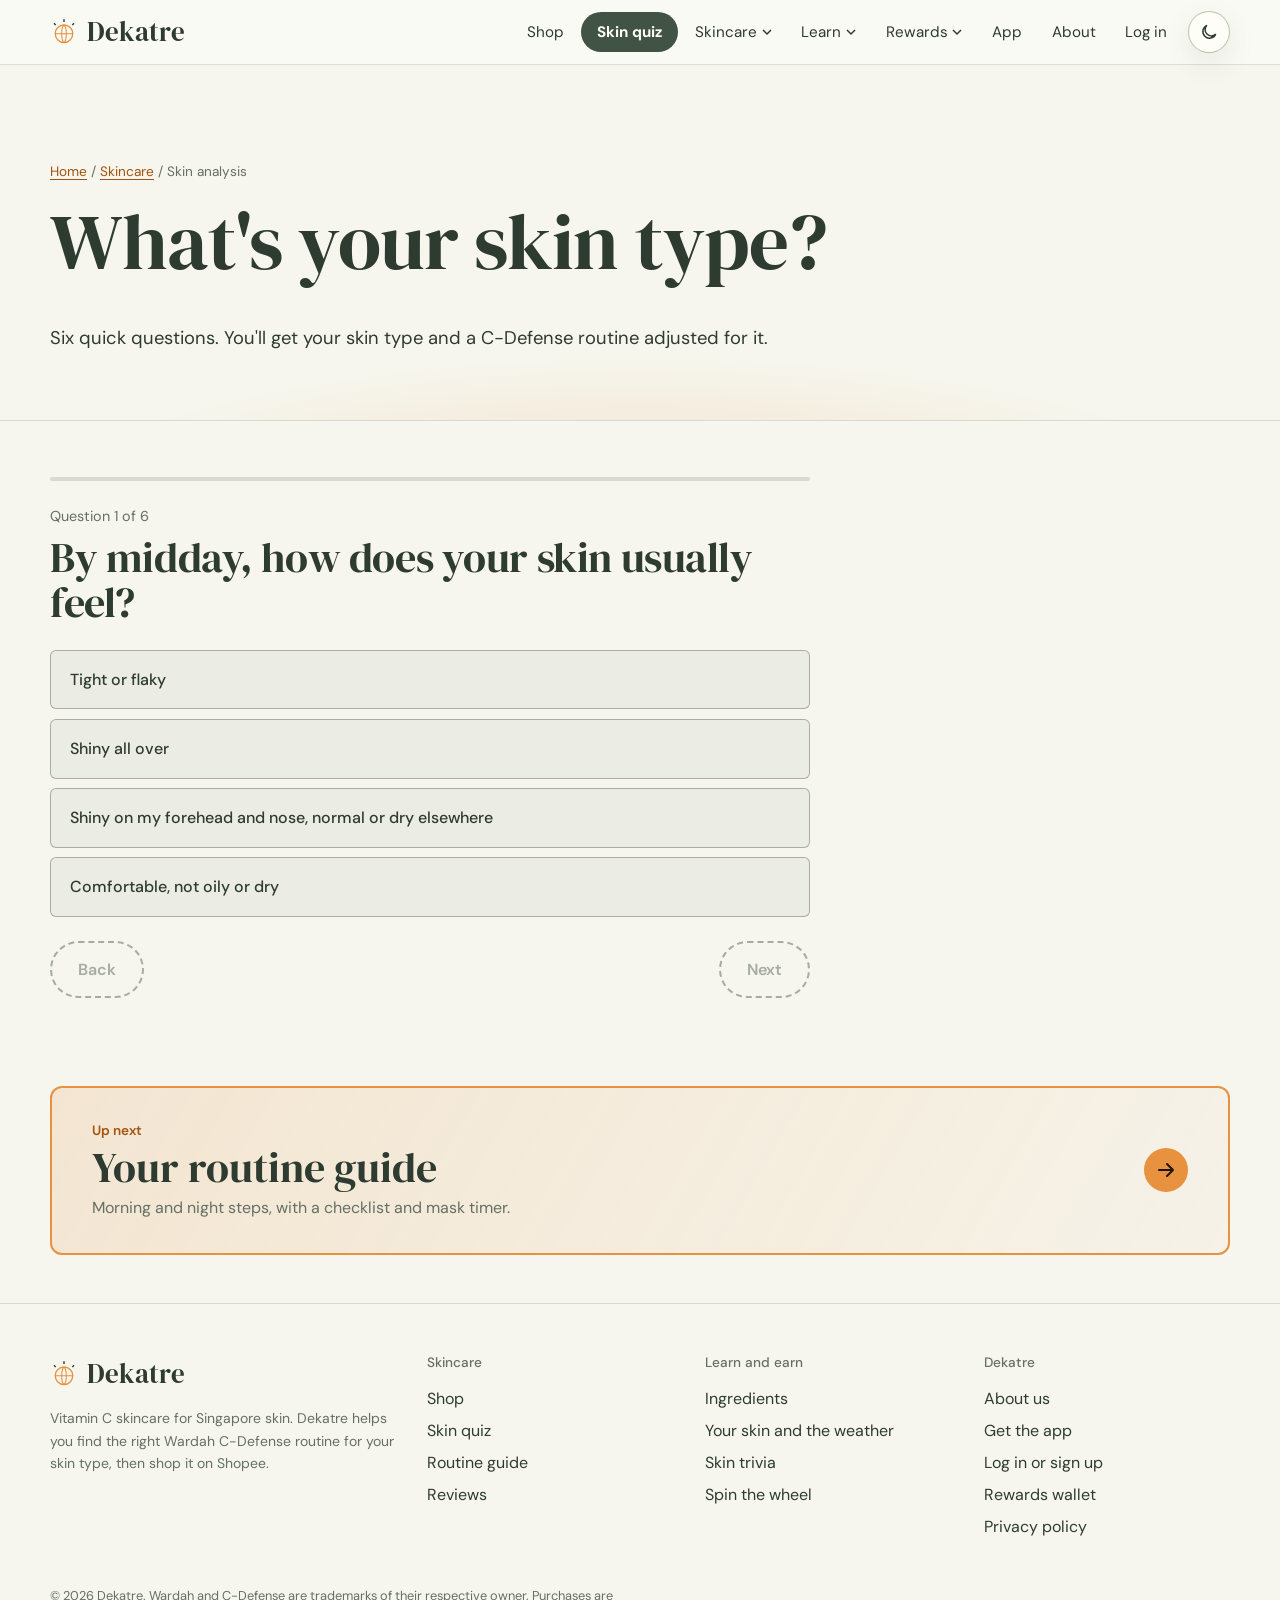
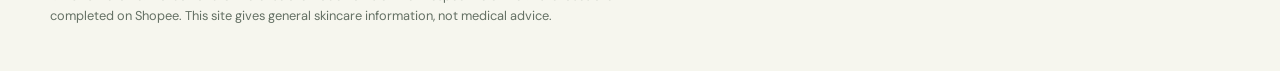
<file: skin-quiz.html>
<!DOCTYPE html>
<html lang="en-SG">
<head>
<meta charset="utf-8">
<script>try{if(localStorage.getItem("dekatre_theme")==="dark")document.documentElement.dataset.theme="dark"}catch(e){}</script>
<meta name="viewport" content="width=device-width, initial-scale=1">
<title>Skin analysis | Dekatre</title>
<meta name="description" content="Take the free Dekatre skin analysis to find your skin type and get a C-Defense routine adjusted for dry, oily, sensitive, acne-prone or mature skin.">
<meta name="theme-color" content="#f6f6ee">
<meta property="og:title" content="Skin analysis | Dekatre">
<meta property="og:description" content="Take the free Dekatre skin analysis to find your skin type and get a C-Defense routine adjusted for dry, oily, sensitive, acne-prone or mature skin.">
<meta property="og:type" content="website">
<link rel="icon" href="images/favicon.svg" type="image/svg+xml">
<link rel="preconnect" href="https://fonts.googleapis.com">
<link rel="preconnect" href="https://fonts.gstatic.com" crossorigin>
<link href="https://fonts.googleapis.com/css2?family=DM+Sans:opsz,wght@9..40,400;9..40,500;9..40,600;9..40,700&family=DM+Serif+Display&display=swap" rel="stylesheet">
<link rel="stylesheet" href="css/style.css?v=18b">
<style>
  .result-head { display: grid; grid-template-columns: 1fr auto; gap: 1rem; align-items: start; }
  .result-routine { display: grid; grid-template-columns: 1fr 1fr; gap: 1.25rem; margin-top: 1.5rem; }
  .result-routine ol { padding-left: 1.2rem; margin: 0; }
  .result-routine li { margin-bottom: .5rem; }
  @media (max-width: 700px) { .result-routine { grid-template-columns: 1fr; } }
</style>
</head>
<body>
<main>
  <header class="page-head">
    <div class="wrap">
      <nav class="crumb" aria-label="Breadcrumb"><a href="index.html">Home</a> / <a href="routine.html">Skincare</a> / Skin analysis</nav>
      <h1>What's your skin type?</h1>
      <p class="lede">Six quick questions. You'll get your skin type and a C-Defense routine adjusted for it.</p>
    </div>
  </header>

  <section class="section--tight">
    <div class="wrap">
      <div class="quiz" id="quiz" aria-live="polite"></div>
    </div>
  </section>
</main>

<script src="js/main.js?v=14"></script>
<script>
/* Each option adds points to one or more skin types. */
const QUESTIONS = [
  { q: "By midday, how does your skin usually feel?", opts: [
    ["Tight or flaky", { dry: 2 }], ["Shiny all over", { oily: 2 }],
    ["Shiny on my forehead and nose, normal or dry elsewhere", { combination: 2 }], ["Comfortable, not oily or dry", { normal: 2 }] ] },
  { q: "How does your skin feel right after cleansing?", opts: [
    ["Tight and uncomfortable", { dry: 1 }], ["Clean, but oily again within a few hours", { oily: 1 }],
    ["Slightly tight on the cheeks only", { combination: 1 }], ["Fine", { normal: 1 }] ] },
  { q: "How does your skin react to new products, heat or sudden temperature changes?", opts: [
    ["It often stings, turns red or itches", { sensitive: 3 }], ["Sometimes, with certain products", { sensitive: 1 }],
    ["Rarely or never", {}] ] },
  { q: "How often do you get breakouts?", opts: [
    ["Most weeks", { acne: 3 }], ["Sometimes, like during hormonal changes or stressful periods", { acne: 1 }], ["Rarely", {}] ] },
  { q: "Which age group are you in?", opts: [
    ["Under 25", {}], ["25 to 39", {}], ["40 to 54", { mature: 1 }], ["55 or over", { mature: 2 }] ] },
  { q: "What concerns you most?", opts: [
    ["Dryness and dullness", { dry: 1 }], ["Oiliness and enlarged pores", { oily: 1 }],
    ["Fine lines, dark spots or loss of firmness", { mature: 2 }], ["Redness or irritation", { sensitive: 1 }], ] }
];

const RESULTS = {
  dry: { title: "Dry skin", profile: "Your skin loses moisture easily and dehydrates quickly in heat, sun and air-conditioning.",
    tips: ["Apply a slightly thicker layer of Mousse Moisturiser.", "Reapply Face Mist whenever skin feels dry.", "Use the Superserum Mask 3 times a week.", "Prioritise hydration after long periods in the sun or air-conditioning."], mask: "3 times a week" },
  oily: { title: "Oily skin", profile: "Heat and humidity trigger extra oil, which raises the chance of clogged pores and breakouts.",
    tips: ["Apply only a thin layer of Mousse Moisturiser.", "Use Face Mist sparingly to refresh skin.", "Use the Superserum Mask once a week.", "Cleanse after heavy sweating or outdoor activity."], mask: "Once a week" },
  combination: { title: "Combination skin", profile: "Some areas need more hydration while others are naturally oilier.",
    tips: ["Apply extra Mousse Moisturiser to dry areas only.", "Use the Superserum Mask twice a week.", "Watch how your skin changes when the weather shifts.", "Use Face Mist only when dry areas need it."], mask: "Twice a week" },
  sensitive: { title: "Sensitive skin", profile: "Your skin reacts easily to UV, pollution and sudden temperature changes.",
    tips: ["Use the Superserum Mask only when skin feels stressed.", "Focus on steady daily hydration.", "Never skip DD Cream SPF 30, even on cloudy days.", "Patch-test new products on your inner arm for 24 hours first."], mask: "Only when skin feels stressed" },
  normal: { title: "Normal skin", profile: "Your skin is generally balanced but still needs protection from daily environmental stress.",
    tips: ["Follow the standard Dekatre routine.", "Use the Superserum Mask twice a week.", "Increase hydration after long sun exposure.", "Keep SPF consistent every day."], mask: "Twice a week" },
  acne: { title: "Acne-prone skin", profile: "Sweat, oil and pollutant build-up in Singapore's heat can clog pores and set off breakouts.",
    tips: ["Cleanse morning and night, and again after heavy sweating.", "Apply a thin layer of Mousse Moisturiser. Skipping it can make skin produce more oil.", "Wear DD Cream SPF 30 daily; sun can darken post-acne marks.", "If breakouts are painful, cystic or leave scars, see a doctor or dermatologist."], mask: "Once a week" },
  mature: { title: "Mature skin", profile: "Years of UV exposure add up. Your skin needs strong sun protection and extra moisture to stay firm and even.",
    tips: ["Apply DD Cream SPF 30 to face, neck and the backs of your hands.", "Reapply SPF after two hours outdoors.", "Use a slightly thicker layer of Mousse Moisturiser at night.", "Use the Superserum Mask 3 times a week for antioxidant support."], mask: "3 times a week" }
};

let step = 0, answers = [];
const box = document.getElementById("quiz");

function showQuestion() {
  const Q = QUESTIONS[step];
  box.innerHTML = `
    <div class="quiz-bar"><span style="width:${(step / QUESTIONS.length) * 100}%"></span></div>
    <p class="quiz-count">Question ${step + 1} of ${QUESTIONS.length}</p>
    <h2>${Q.q}</h2>
    <div class="options">${Q.opts.map((o, i) => `<button class="option" aria-pressed="${answers[step] === i}" data-i="${i}">${o[0]}</button>`).join("")}</div>
    <div class="quiz-nav">
      <button class="btn btn--ghost" id="back" ${step === 0 ? "disabled" : ""}>Back</button>
      <button class="btn" id="next" ${answers[step] == null ? "disabled" : ""}>${step === QUESTIONS.length - 1 ? "See my result" : "Next"}</button>
    </div>`;
  box.querySelectorAll(".option").forEach(b => b.addEventListener("click", () => { answers[step] = +b.dataset.i; showQuestion(); }));
  box.querySelector("#back").addEventListener("click", () => { step--; showQuestion(); });
  box.querySelector("#next").addEventListener("click", () => { step++; step < QUESTIONS.length ? showQuestion() : showResult(); });
}

function score() {
  const s = { dry: 0, oily: 0, combination: 0, normal: 0, sensitive: 0, acne: 0, mature: 0 };
  answers.forEach((a, qi) => Object.entries(QUESTIONS[qi].opts[a][1]).forEach(([k, v]) => s[k] += v));
  // Strong special concerns take priority over the base type
  if (s.acne >= 3) return "acne";
  if (s.sensitive >= 3) return "sensitive";
  if (s.mature >= 3) return "mature";
  return ["dry", "oily", "combination", "normal"].sort((a, b) => s[b] - s[a])[0];
}

function showResult() {
  const key = score(), r = RESULTS[key];
  store.set("skinType", key);
  box.innerHTML = `
    <div class="quiz-bar"><span style="width:100%"></span></div>
    <div class="panel">
      <p class="quiz-count">Your result</p>
      <h2>${r.title}</h2>
      <p class="lede">${r.profile}</p>
      <h3 style="margin-top:1.5rem">Adjust your routine</h3>
      <ul class="check-list">${r.tips.map(t => `<li>${t}</li>`).join("")}</ul>
      <div class="result-routine">
        <div class="panel panel--plain"><h3>Your morning</h3><ol><li>Creamy Wash</li><li>Face Mist</li><li>Mousse Moisturiser</li><li>DD Cream SPF 30</li></ol></div>
        <div class="panel panel--plain"><h3>Your night</h3><ol><li>Creamy Wash</li><li>Face Mist</li><li>Superserum Mask: ${r.mask.toLowerCase()}</li><li>Mousse Moisturiser</li></ol></div>
      </div>
      <div class="btn-row">
        ${shopeeButton(BUNDLES.full.shopee, "Get the full bundle on Shopee")}
        <a class="btn btn--ghost" href="products.html">See all products</a>
        <a class="btn btn--ghost" href="community.html?type=${key}">Read reviews from people like you</a>
        <button class="btn btn--ghost" id="retake">Retake</button>
      </div>
      <p class="small muted" style="margin-top:1.5rem">This quiz gives general guidance, not a diagnosis. If you have a skin condition, check with a doctor or pharmacist.</p>
    </div>`;
  box.querySelector("#retake").addEventListener("click", () => { step = 0; answers = []; showQuestion(); });
  box.scrollIntoView({ behavior: "smooth", block: "start" });
}

document.addEventListener("DOMContentLoaded", () => {
  // answer chosen on the home page, e.g. skin-quiz.html?a=2
  const a = new URLSearchParams(location.search).get("a");
  if (a !== null && QUESTIONS[0].opts[+a]) { answers[0] = +a; step = 1; }
  showQuestion();
});
</script>
</body>
</html>
</file>
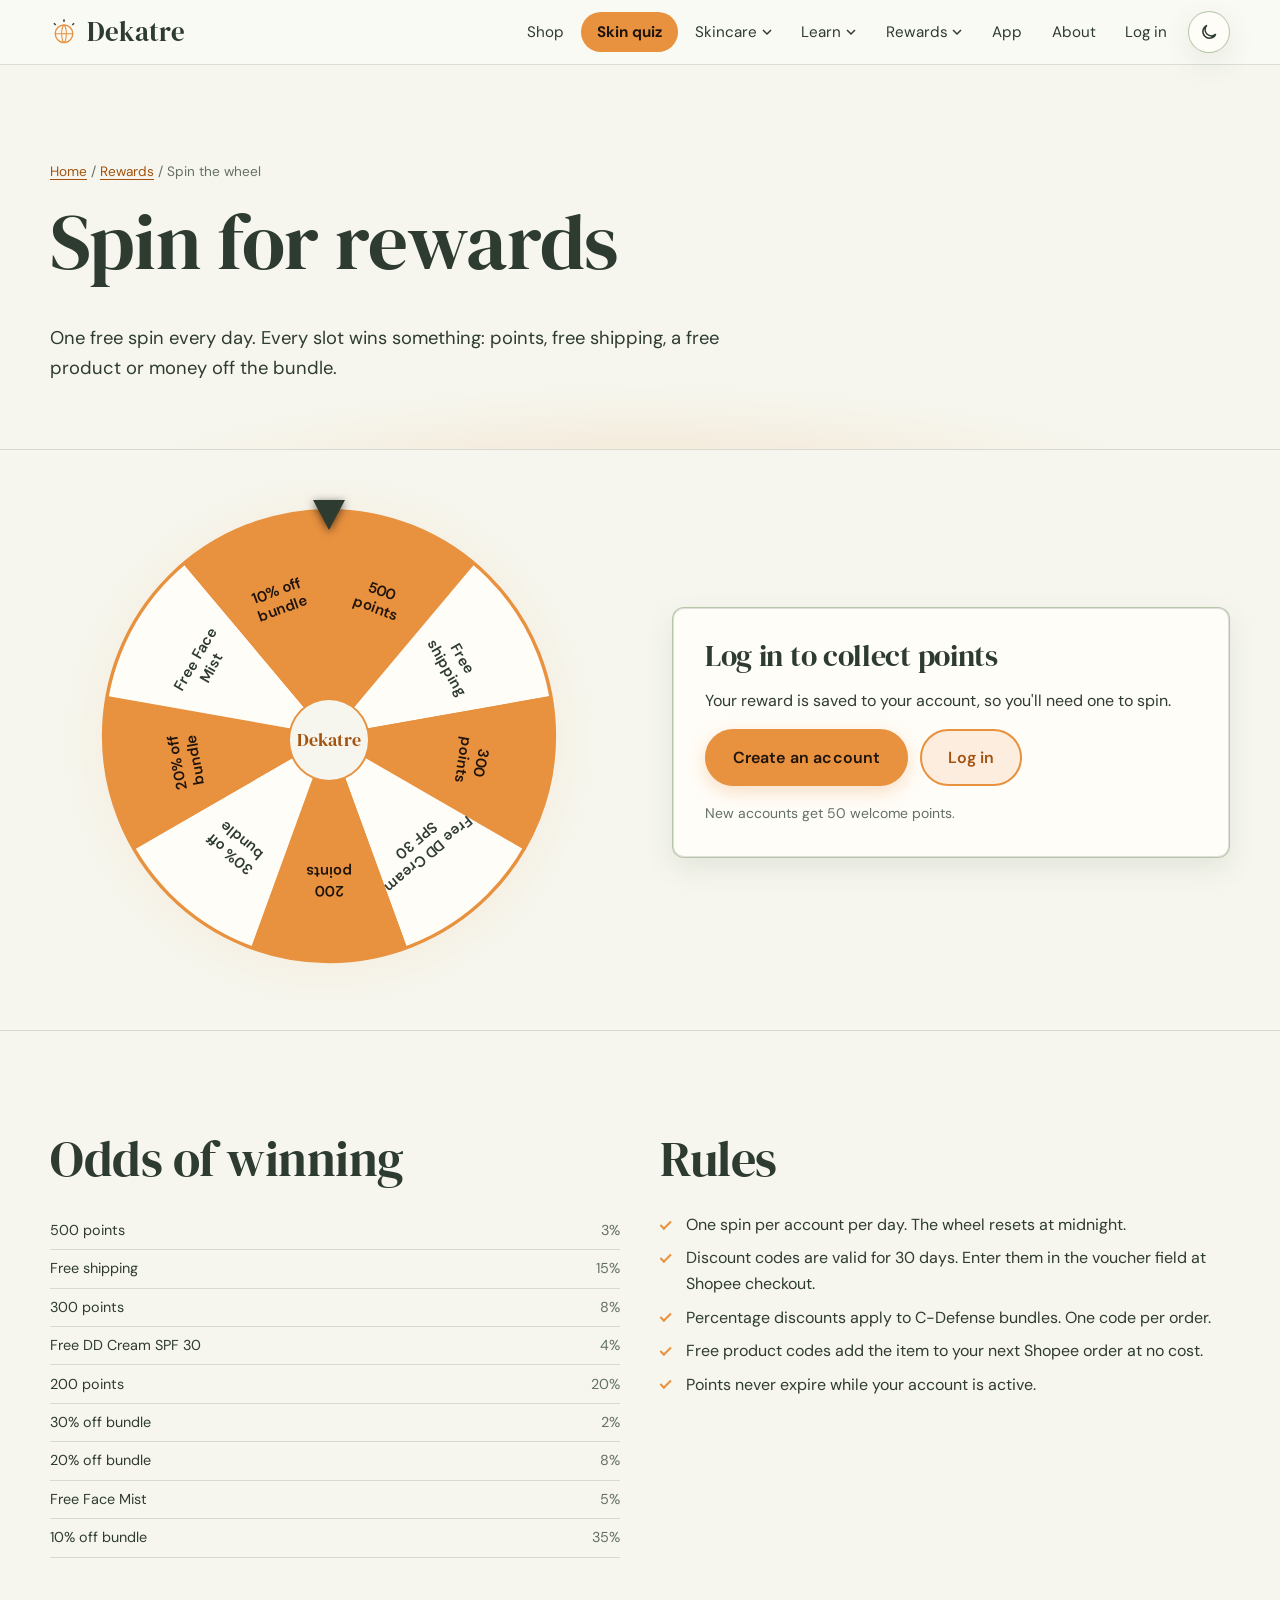
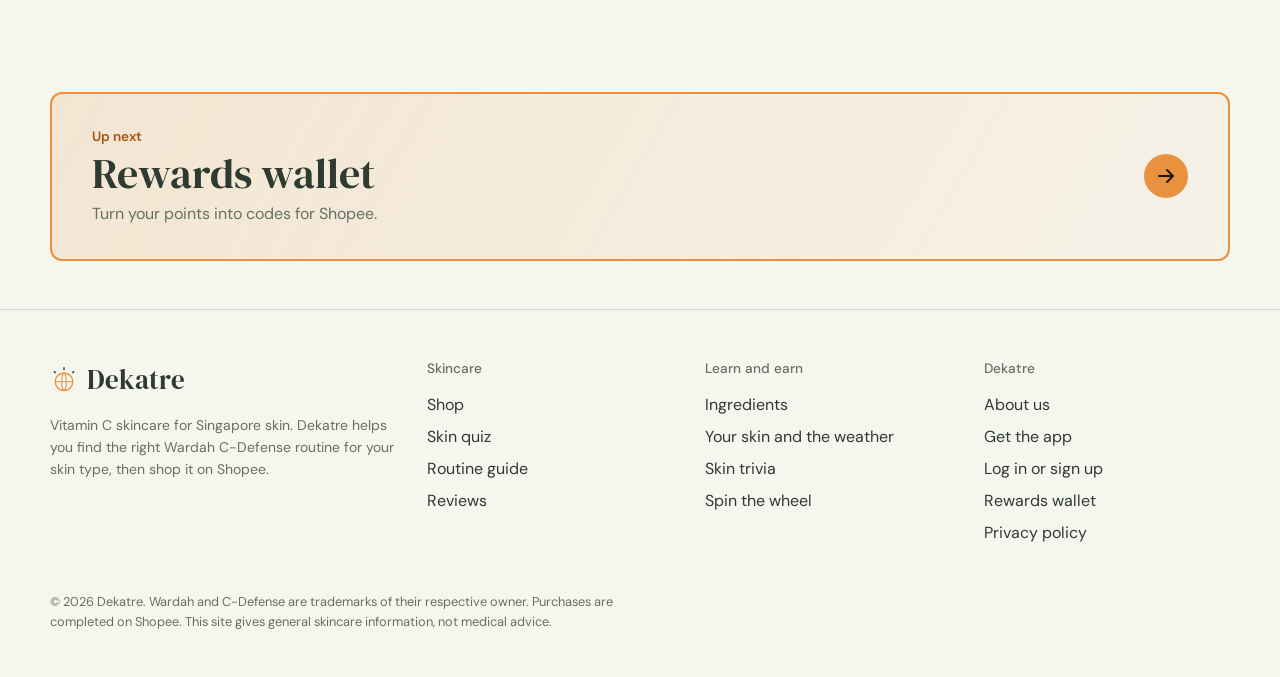
<file: spin.html>
<!DOCTYPE html>
<html lang="en-SG">
<head>
<meta charset="utf-8">
<script>try{if(localStorage.getItem("dekatre_theme")==="dark")document.documentElement.dataset.theme="dark"}catch(e){}</script>
<meta name="viewport" content="width=device-width, initial-scale=1">
<title>Spin the wheel | Dekatre</title>
<meta name="description" content="Spin the Dekatre wheel once a day to win points, free shipping, free products or up to 30% off the C-Defense bundle.">
<meta name="theme-color" content="#f6f6ee">
<meta property="og:title" content="Spin the wheel | Dekatre">
<meta property="og:description" content="Spin the Dekatre wheel once a day to win points, free shipping, free products or up to 30% off the C-Defense bundle.">
<meta property="og:type" content="website">
<link rel="icon" href="images/favicon.svg" type="image/svg+xml">
<link rel="preconnect" href="https://fonts.googleapis.com">
<link rel="preconnect" href="https://fonts.gstatic.com" crossorigin>
<link href="https://fonts.googleapis.com/css2?family=DM+Sans:opsz,wght@9..40,400;9..40,500;9..40,600;9..40,700&family=DM+Serif+Display&display=swap" rel="stylesheet">
<link rel="stylesheet" href="css/style.css?v=18b">
<style>
  .wheel-area { display: grid; grid-template-columns: 1fr 1fr; gap: clamp(2rem, 5vw, 4rem); align-items: center; }
  @media (max-width: 860px) { .wheel-area { grid-template-columns: 1fr; } }
  .wheel-box { position: relative; width: min(100%, 460px); aspect-ratio: 1; margin-inline: auto; }
  .wheel-box::before { /* glow */ content: ""; position: absolute; inset: -12%; border-radius: 50%; background: radial-gradient(circle, rgba(232,145,63,.35), transparent 65%); }
  #wheel { position: relative; width: 100%; height: 100%; transition: transform 5s cubic-bezier(.12,.75,.12,1); }
  #wheel text { font-family: var(--body); font-size: 13px; font-weight: 600; }
  .pointer { position: absolute; top: -6px; left: 50%; transform: translateX(-50%); width: 0; height: 0; border-left: 16px solid transparent; border-right: 16px solid transparent; border-top: 30px solid var(--ink); z-index: 2; filter: drop-shadow(0 2px 4px rgba(0,0,0,.6)); }
  .hub { position: absolute; inset: 41%; border-radius: 50%; background: var(--bg); border: 2px solid var(--orange); display: grid; place-items: center; z-index: 2; font-family: var(--display); font-size: 1.1rem; color: var(--accent-text); }
  .result { min-height: 7rem; }
  .odds { width: 100%; border-collapse: collapse; font-size: .9rem; }
  .odds td { padding: .45rem 0; border-bottom: 1px solid var(--line-soft); }
  .odds td:last-child { text-align: right; color: var(--muted); }
  .linkish { background: none; border: 0; color: var(--muted); text-decoration: underline; font-size: .82rem; padding: 0; }
</style>
</head>
<body>
<main>
  <header class="page-head">
    <div class="wrap">
      <nav class="crumb" aria-label="Breadcrumb"><a href="index.html">Home</a> / <a href="rewards.html">Rewards</a> / Spin the wheel</nav>
      <h1>Spin for rewards</h1>
      <p class="lede">One free spin every day. Every slot wins something: points, free shipping, a free product or money off the bundle.</p>
    </div>
  </header>

  <section class="section--tight">
    <div class="wrap wheel-area">
      <div class="wheel-box">
        <div class="pointer" aria-hidden="true"></div>
        <svg id="wheel" viewBox="0 0 400 400" role="img" aria-label="Prize wheel with nine rewards"></svg>
        <div class="hub" aria-hidden="true">Dekatre</div>
      </div>
      <div>
        <div class="result" aria-live="polite" id="result">
          <h2 id="resultTitle">Ready to spin?</h2>
          <p id="resultText" class="muted">Your reward goes straight into your rewards wallet.</p>
        </div>
        <div class="btn-row"><button class="btn" id="spinBtn">Spin the wheel</button><a class="btn btn--ghost" href="rewards.html">View my rewards</a></div>
        <p class="small muted" id="nextSpin" style="margin-top:1rem"></p>
        <button class="linkish" id="resetSpin">Reset today's spin (for presentation demo)</button>
      </div>
    </div>
  </section>

  <section class="section">
    <div class="wrap grid grid-2" style="gap:2.5rem">
      <div>
        <h2>Odds of winning</h2>
        <table class="odds" id="odds"><caption class="visually-hidden">Chance of each reward</caption></table>
      </div>
      <div>
        <h2>Rules</h2>
        <ul class="check-list">
          <li>One spin per account per day. The wheel resets at midnight.</li>
          <li>Discount codes are valid for 30 days. Enter them in the voucher field at Shopee checkout.</li>
          <li>Percentage discounts apply to C-Defense bundles. One code per order.</li>
          <li>Free product codes add the item to your next Shopee order at no cost.</li>
          <li>Points never expire while your account is active.</li>
        </ul>
      </div>
    </div>
  </section>
</main>

<script src="js/main.js?v=14"></script>
<script>
/* Rewards from the content doc. weight = chance out of 100. */
const PRIZES = [
  { label: "500 points", weight: 3, give: () => Points.add(500, "Spin the wheel: 500 points") },
  { label: "Free shipping", weight: 15, give: () => Codes.add({ prefix: "SHIP", label: "Free shipping on Shopee" }) },
  { label: "300 points", weight: 8, give: () => Points.add(300, "Spin the wheel: 300 points") },
  { label: "Free DD Cream SPF 30", weight: 4, give: () => Codes.add({ prefix: "SPF", label: "Free DD Cream SPF 30 with any order" }) },
  { label: "200 points", weight: 20, give: () => Points.add(200, "Spin the wheel: 200 points") },
  { label: "30% off bundle", weight: 2, give: () => Codes.add({ prefix: "30OFF", label: "30% off a C-Defense bundle" }) },
  { label: "20% off bundle", weight: 8, give: () => Codes.add({ prefix: "20OFF", label: "20% off a C-Defense bundle" }) },
  { label: "Free Face Mist", weight: 5, give: () => Codes.add({ prefix: "MIST", label: "Free Face Mist with any order" }) },
  { label: "10% off bundle", weight: 35, give: () => Codes.add({ prefix: "10OFF", label: "10% off a C-Defense bundle" }) }
];
const N = PRIZES.length, SEG = 360 / N;
let rotation = 0, spinning = false;
const today = () => new Date().toDateString();

function drawWheel() {
  const cx = 200, cy = 200, r = 196;
  let s = "";
  PRIZES.forEach((p, i) => {
    const a0 = (i * SEG - 90) * Math.PI / 180, a1 = ((i + 1) * SEG - 90) * Math.PI / 180;
    const x0 = cx + r * Math.cos(a0), y0 = cy + r * Math.sin(a0), x1 = cx + r * Math.cos(a1), y1 = cy + r * Math.sin(a1);
    const fill = i % 2 ? "var(--surface)" : "#e8913f", ink = i % 2 ? "var(--ink)" : "#1f140c";
    s += `<path d="M${cx},${cy} L${x0},${y0} A${r},${r} 0 0 1 ${x1},${y1} Z" style="fill:${fill}" stroke="#e8913f" stroke-width="1.5"/>`;
    const mid = i * SEG + SEG / 2;
    const words = p.label.split(" "), half = Math.ceil(words.length / 2);
    const l1 = words.slice(0, half).join(" "), l2 = words.slice(half).join(" ");
    s += `<g transform="rotate(${mid} ${cx} ${cy})"><text x="${cx}" y="${cy - 130}" text-anchor="middle" style="fill:${ink}">${l1}</text>
          <text x="${cx}" y="${cy - 114}" text-anchor="middle" style="fill:${ink}">${l2}</text></g>`;
  });
  s += `<circle cx="${cx}" cy="${cy}" r="${r}" fill="none" stroke="#e8913f" stroke-width="3"/>`;
  document.getElementById("wheel").innerHTML = s;
}

function pick() {
  let n = Math.random() * 100;
  for (let i = 0; i < N; i++) { n -= PRIZES[i].weight; if (n < 0) return i; }
  return N - 1;
}

function updateState() {
  const used = ustore.get("lastSpin") === today();
  const btn = document.getElementById("spinBtn");
  btn.disabled = used || spinning;
  document.getElementById("nextSpin").textContent = used ? "You've used today's spin. Come back tomorrow for another." : "";
}

function spin() {
  if (spinning || !Auth.current() || ustore.get("lastSpin") === today()) return;
  spinning = true; updateState();
  const i = pick();
  // land in the middle of segment i (with a little random offset), after 6 full turns
  const offset = (Math.random() - .5) * SEG * .6;
  const target = 360 - (i * SEG + SEG / 2) + offset;
  rotation += 360 * 6 + ((target - rotation) % 360 + 360) % 360;
  const wheel = document.getElementById("wheel");
  wheel.style.transform = `rotate(${rotation}deg)`;
  let ended = false;
  const finish = () => {
    if (ended) return; ended = true;
    wheel.removeEventListener("transitionend", finish);
    spinning = false; ustore.set("lastSpin", today());
    PRIZES[i].give();
    document.getElementById("resultTitle").textContent = `You won: ${PRIZES[i].label}`;
    document.getElementById("resultText").textContent = PRIZES[i].label.includes("points")
      ? "Added to your points balance." : "Your discount code is in your rewards wallet. Copy it and use it at Shopee checkout.";
    toast(`You won ${PRIZES[i].label}`);
    updateState();
  };
  wheel.addEventListener("transitionend", finish);
  if (matchMedia("(prefers-reduced-motion: reduce)").matches) setTimeout(finish, 50);
}

document.addEventListener("DOMContentLoaded", () => {
  drawWheel(); updateState();
  if (!Auth.current()) {
    document.getElementById("result").innerHTML = loginPrompt("Your reward is saved to your account, so you'll need one to spin.");
    document.getElementById("spinBtn").closest(".btn-row").hidden = true;
    document.getElementById("resetSpin").hidden = true;
  }
  document.getElementById("odds").insertAdjacentHTML("beforeend", PRIZES.map(p => `<tr><td>${p.label}</td><td>${p.weight}%</td></tr>`).join(""));
  document.getElementById("spinBtn").addEventListener("click", spin);
  document.getElementById("resetSpin").addEventListener("click", () => { ustore.set("lastSpin", null); updateState(); toast("Spin reset for demo"); });
});
</script>
</body>
</html>
</file>
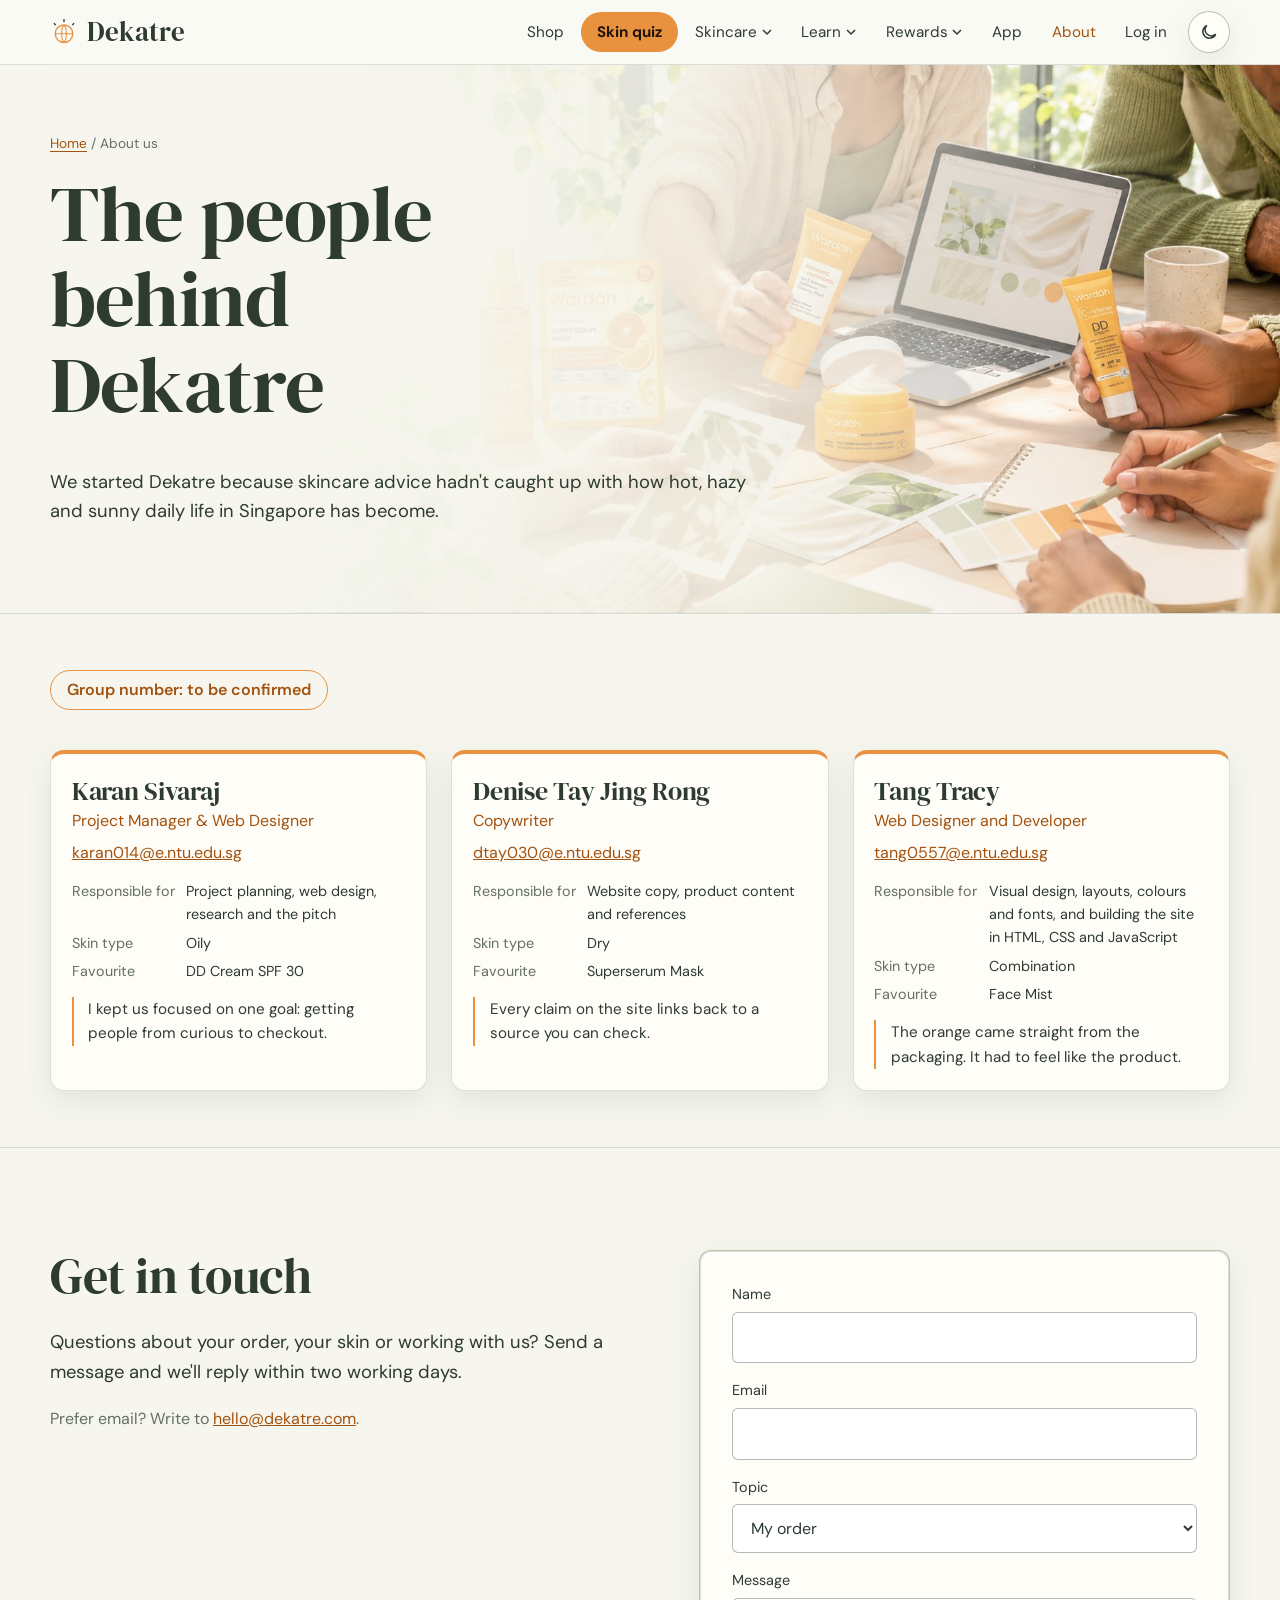
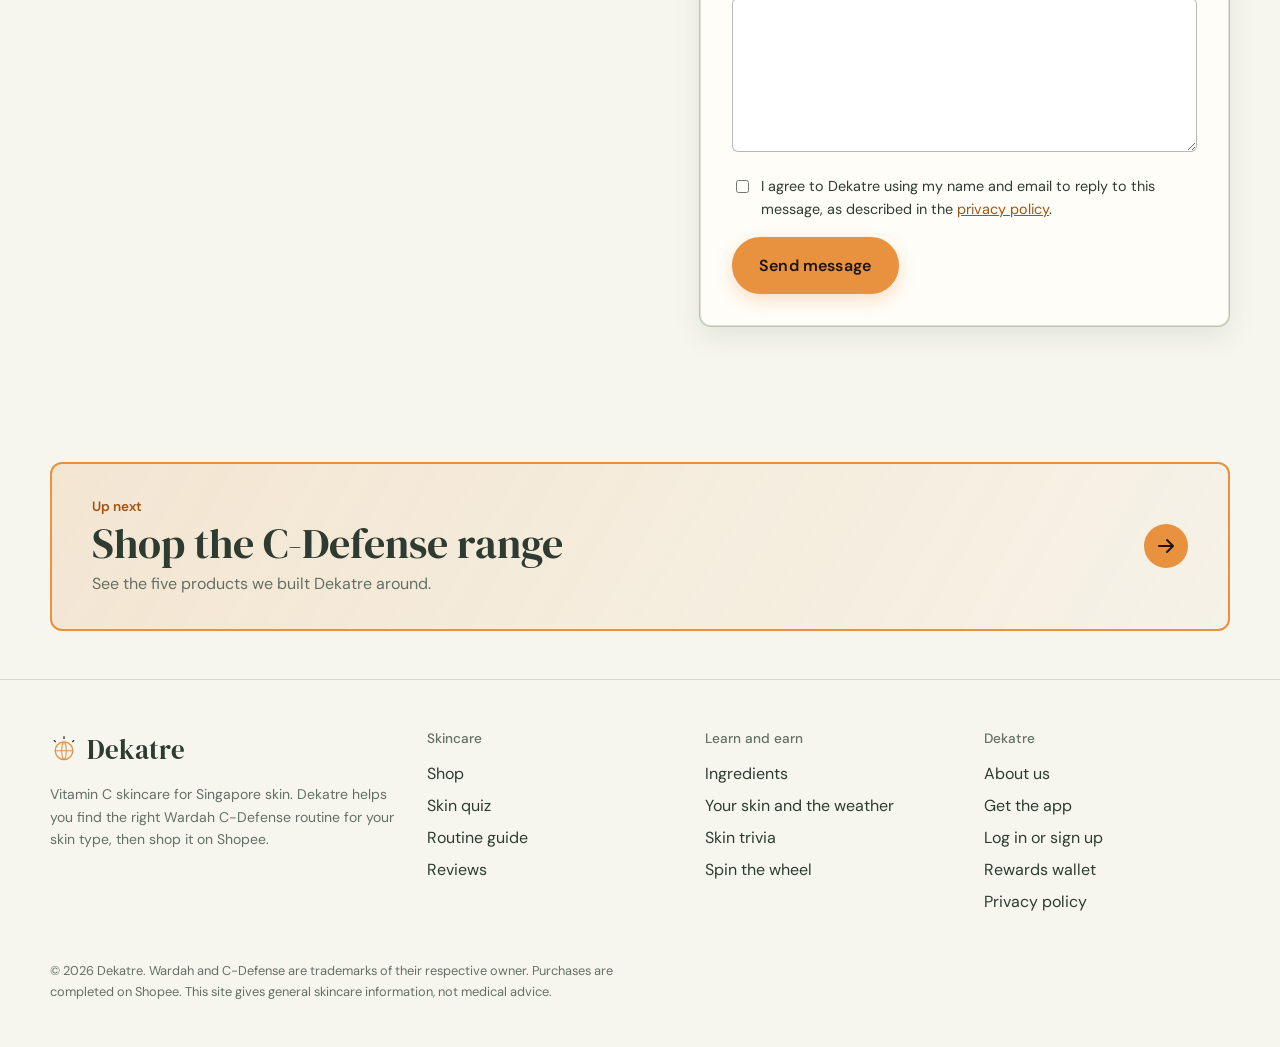
<file: team.html>
<!DOCTYPE html>
<html lang="en-SG">
<head>
<meta charset="utf-8">
<script>try{if(localStorage.getItem("dekatre_theme")==="dark")document.documentElement.dataset.theme="dark"}catch(e){}</script>
<meta name="viewport" content="width=device-width, initial-scale=1">
<title>Our team | Dekatre</title>
<meta name="description" content="Meet the team behind Dekatre, skincare for a warming world.">
<meta name="theme-color" content="#f6f6ee">
<meta property="og:title" content="Our team | Dekatre">
<meta property="og:description" content="Meet the team behind Dekatre, skincare for a warming world.">
<meta property="og:type" content="website">
<link rel="icon" href="images/favicon.svg" type="image/svg+xml">
<link rel="preconnect" href="https://fonts.googleapis.com">
<link rel="preconnect" href="https://fonts.gstatic.com" crossorigin>
<link href="https://fonts.googleapis.com/css2?family=DM+Sans:opsz,wght@9..40,400;9..40,500;9..40,600;9..40,700&family=DM+Serif+Display&display=swap" rel="stylesheet">
<link rel="stylesheet" href="css/style.css?v=18b">
<style>
  .team { display: grid; grid-template-columns: repeat(3, minmax(0, 1fr)); gap: 1.5rem; margin-top: 1.5rem; }
  @media (max-width: 860px) { .team { grid-template-columns: 1fr 1fr; } }
  @media (max-width: 560px) { .team { grid-template-columns: 1fr; } }
  .member { border: 1px solid var(--line-soft); border-top: 4px solid var(--orange); border-radius: 14px; background: var(--surface); box-shadow: var(--shadow); padding: 1.4rem 1.3rem 1.3rem; }
  .member h2 { font-size: clamp(1.5rem, 2vw, 1.9rem); line-height: 1.12; margin-top: 0; margin-bottom: .2rem; }
  .member .role { color: var(--accent-text); margin-bottom: .65rem; }
  .member dl { display: grid; grid-template-columns: minmax(5.3rem, auto) minmax(0, 1fr); gap: .32rem .7rem; font-size: .9rem; margin-bottom: .9rem; }
  .member dt { color: var(--muted); }
  .member dd { margin: 0; }
  .member blockquote { margin: 0; border-left: 2px solid var(--orange); padding-left: .9rem; font-size: .95rem; }
  .member .email { margin-top: -.25rem; margin-bottom: .9rem; overflow-wrap: anywhere; }
  .group-tag { display: inline-block; border: 1.5px solid var(--orange); color: var(--accent-text); border-radius: 999px; padding: .4rem 1rem; font-weight: 600; }
</style>
</head>
<body>
<main>
  <header class="page-head page-banner page-banner--about">
    <div class="wrap">
      <nav class="crumb" aria-label="Breadcrumb"><a href="index.html">Home</a> / About us</nav>
      <h1>The people behind Dekatre</h1>
      <!-- EDIT: add a line about what the name "Dekatre" means, if it has a story. -->
      <p class="lede">We started Dekatre because skincare advice hadn't caught up with how hot, hazy and sunny daily life in Singapore has become.</p>
    </div>
  </header>

  <section class="section--tight">
    <div class="wrap">
      <!-- EDIT: replace "to be confirmed" with your group number once you have it -->
      <p class="group-tag">Group number: to be confirmed</p>
      <!-- EDIT: replace each name, email and detail. -->
      <div class="team">
        <article class="member">
          <h2>Karan Sivaraj</h2><p class="role">Project Manager &amp; Web Designer</p>
          <p class="email"><a href="mailto:karan014@e.ntu.edu.sg">karan014@e.ntu.edu.sg</a></p>
          <dl><dt>Responsible for</dt><dd>Project planning, web design, research and the pitch</dd><dt>Skin type</dt><dd>Oily</dd><dt>Favourite</dt><dd>DD Cream SPF 30</dd></dl>
          <blockquote>I kept us focused on one goal: getting people from curious to checkout.</blockquote>
        </article>
        <article class="member">
          <h2>Denise Tay Jing Rong</h2><p class="role">Copywriter</p>
          <p class="email"><a href="mailto:dtay030@e.ntu.edu.sg">dtay030@e.ntu.edu.sg</a></p>
          <dl><dt>Responsible for</dt><dd>Website copy, product content and references</dd><dt>Skin type</dt><dd>Dry</dd><dt>Favourite</dt><dd>Superserum Mask</dd></dl>
          <blockquote>Every claim on the site links back to a source you can check.</blockquote>
        </article>
        <article class="member">
          <h2>Tang Tracy</h2><p class="role">Web Designer and Developer</p>
          <p class="email"><a href="mailto:tang0557@e.ntu.edu.sg">tang0557@e.ntu.edu.sg</a></p>
          <dl><dt>Responsible for</dt><dd>Visual design, layouts, colours and fonts, and building the site in HTML, CSS and JavaScript</dd><dt>Skin type</dt><dd>Combination</dd><dt>Favourite</dt><dd>Face Mist</dd></dl>
          <blockquote>The orange came straight from the packaging. It had to feel like the product.</blockquote>
        </article>
      </div>
    </div>
  </section>

  <section class="section" id="contact">
    <div class="wrap split" style="align-items:start">
      <div>
        <h2>Get in touch</h2>
        <p class="lede">Questions about your order, your skin or working with us? Send a message and we'll reply within two working days.</p>
        <p class="muted">Prefer email? Write to <a href="mailto:hello@dekatre.com">hello@dekatre.com</a>.</p>
      </div>
      <form class="panel" id="contactForm" novalidate>
        <div class="field"><label for="cName">Name</label><input type="text" id="cName" autocomplete="name"></div>
        <div class="field"><label for="cEmail">Email</label><input type="email" id="cEmail" autocomplete="email"></div>
        <div class="field"><label for="cTopic">Topic</label>
          <select id="cTopic"><option>My order</option><option>Skincare question</option><option>Points and rewards</option><option>Partnerships</option><option>Something else</option></select></div>
        <div class="field"><label for="cMsg">Message</label><textarea id="cMsg" rows="5" maxlength="1000"></textarea></div>
        <div class="field"><label class="checkbox"><input type="checkbox" id="cConsent">
          <span>I agree to Dekatre using my name and email to reply to this message, as described in the <a href="privacy.html">privacy policy</a>.</span></label></div>
        <p class="error" id="cErr" role="alert"></p>
        <button class="btn" type="submit">Send message</button>
      </form>
    </div>
  </section>
</main>
<script src="js/main.js?v=14"></script>
<script>
document.addEventListener("DOMContentLoaded", () => {
  const me = Auth.current(); if (me) { cName.value = me.name; cEmail.value = me.email; }
  contactForm.addEventListener("submit", e => {
    e.preventDefault(); cErr.textContent = "";
    if (!cName.value.trim()) return cErr.textContent = "Enter your name.";
    if (!/^\S+@\S+\.\S+$/.test(cEmail.value.trim())) return cErr.textContent = "Enter a valid email address, like name@example.com.";
    if (cMsg.value.trim().length < 10) return cErr.textContent = "Write a short message so we know how to help.";
    if (!cConsent.checked) return cErr.textContent = "Tick the consent box so we can reply to you.";
    contactForm.innerHTML = `<h3>Message sent</h3><p class="mb-0">Thanks, ${cName.value.trim().split(" ")[0]}. We'll reply to ${cEmail.value.trim()} within two working days.</p>`;
  });
});
</script>
</body>
</html>
</file>
<file: css/style.css>
/* =========================================================
   DEKATRE — shared stylesheet
   Colours and fonts live in :root so you can change them in one place.
   ========================================================= */
/* Light theme (default): soft ivory and sage */
:root {
  --bg: #f6f6ee;               /* page background: soft ivory */
  --bg-rgb: 246, 246, 238;
  --surface: #fffdf8;          /* cards and panels */
  --surface-2: #eaf0e3;        /* sage-tinted sections */
  --field: #ffffff;            /* form fields */
  --ink: #2e3b31;              /* main text: deep sage */
  --ink-rgb: 46, 59, 49;       /* same colour as numbers, for transparent lines */
  --muted: #647064;            /* secondary text */
  --orange: #e8913f;           /* Wardah C-Defense orange, for fills and borders */
  --orange-deep: #b8621f;
  --accent-text: #a3520f;      /* orange that is dark enough to read as text on cream */
  --on-accent: #1f140c;        /* text that sits on orange */
  --dark: #405344; --on-dark: #fffdf8;   /* deep sage buttons */
  --header-bg: rgba(250, 250, 245, 0.94);
  --photo-deep: #dbe5d2;       /* soft sage image fallback */
  --line: rgba(125, 151, 106, 0.55);
  --line-soft: rgba(46, 59, 49, 0.15);
  --shadow: 0 10px 28px rgba(55, 78, 53, 0.10);
  --ok: #2f7a3a;
  --display: "DM Serif Display", Georgia, "Times New Roman", serif;
  --body: "DM Sans", "Segoe UI", "Helvetica Neue", Arial, sans-serif;
  --wrap: 1180px;
  --radius: 6px;
  color-scheme: light;
}
/* Optional charcoal night mode: switched on with the toggle in the header */
:root[data-theme="dark"] {
  --bg: #111214;
  --bg-rgb: 17, 18, 20;
  --surface: #1b1d20;
  --surface-2: #24262a;
  --field: #181a1d;
  --ink: #f4f1eb;
  --ink-rgb: 244, 241, 235;
  --muted: #b8b6b0;
  --accent-text: #ffbd72;
  --on-accent: #20150d;
  --dark: #2c2e32; --on-dark: #f8f7ef;
  --header-bg: rgba(17, 18, 20, 0.95);
  --photo-deep: #282a2f;
  --line: rgba(255, 255, 255, 0.28);
  --line-soft: rgba(255, 255, 255, 0.2);
  --shadow: 0 12px 30px rgba(0, 0, 0, 0.36);
  --ok: #91d193;
  color-scheme: dark;
}

*, *::before, *::after { box-sizing: border-box; }
html { scroll-behavior: smooth; }
@media (prefers-reduced-motion: reduce) {
  html { scroll-behavior: auto; }
  *, *::before, *::after { animation-duration: 0.01ms !important; transition-duration: 0.01ms !important; }
}
body {
  margin: 0;
  background: var(--bg);
  color: var(--ink);
  transition: background-color .25s, color .25s;
  font-family: var(--body);
  font-size: 1rem;
  line-height: 1.6;
  -webkit-font-smoothing: antialiased;
}
img { max-width: 100%; display: block; }
a { color: var(--accent-text); }
a:hover { color: var(--ink); }
:focus-visible { outline: 2px solid var(--orange); outline-offset: 3px; }
button { font: inherit; cursor: pointer; }

h1, h2, h3 { font-family: var(--display); font-weight: 400; line-height: 1.08; margin: 0 0 0.5em; letter-spacing: -0.01em; }
h1 { font-size: clamp(2.5rem, 6.2vw, 5rem); }
h2 { font-size: clamp(1.85rem, 4vw, 3.1rem); }
h3 { font-size: clamp(1.4rem, 2.4vw, 1.9rem); }
p { margin: 0 0 1em; max-width: 66ch; }
.lede { font-size: 1.15rem; color: var(--ink); max-width: 56ch; }
.muted { color: var(--muted); }
.small { font-size: 0.875rem; }
sup a { text-decoration: none; font-size: 0.75em; }

.wrap { width: min(100% - 2.5rem, var(--wrap)); margin-inline: auto; }
.section { padding-block: clamp(3.5rem, 8vw, 6.5rem); }
.section--tight { padding-block: clamp(2rem, 5vw, 3.5rem); }
.section--band { background: var(--orange); color: var(--on-accent); }
.section--band a { color: var(--on-accent); }
.section--band .muted { color: rgba(var(--ink-rgb), 0.78); }
.section--band { color: var(--on-accent); }
.section--soft { background: var(--surface-2); }
.rule { border: 0; border-top: 1px solid var(--line-soft); margin: 0; }
main > section.section, main > section.section--tight { border-top: 1px solid var(--line-soft); }
main > section > .wrap > h2:first-child {
  padding-bottom: .65rem; border-bottom: 1px solid var(--line-soft); margin-bottom: 1.15rem;
}

/* ---------- buttons ---------- */
.btn {
  display: inline-flex; align-items: center; justify-content: center; gap: 0.5rem;
  padding: 0.8rem 1.4rem; border-radius: 999px; border: 1px solid var(--orange);
  background: var(--orange); color: var(--on-accent); text-decoration: none; font-weight: 600;
  transition: background 0.2s, color 0.2s;
}
.btn:hover { background: var(--dark); border-color: var(--dark); color: var(--on-dark); }
.btn--ghost { background: transparent; color: var(--accent-text); }
.btn--ghost:hover { background: var(--orange); color: var(--on-accent); border-color: var(--orange); }
.btn--dark { background: var(--dark); color: var(--on-dark); border-color: var(--dark); }
.btn--dark:hover { background: var(--surface); color: var(--ink); border-color: var(--surface); }
.btn[disabled] { opacity: 0.4; cursor: not-allowed; }
.btn-row { display: flex; flex-wrap: wrap; gap: 0.75rem; margin-top: 1.5rem; }

/* ---------- header / nav ---------- */
.site-header {
  position: sticky; top: 0; z-index: 50;
  background: var(--header-bg); backdrop-filter: blur(10px); -webkit-backdrop-filter: blur(10px);
  border-bottom: 1px solid var(--line-soft);
}
.nav { display: flex; align-items: center; justify-content: space-between; height: 64px; }
.logo { font-family: var(--display); font-size: 1.7rem; color: var(--ink); text-decoration: none; display: flex; align-items: center; gap: 0.55rem; }
.logo svg { width: 28px; height: 28px; }
.nav-links { display: flex; align-items: center; gap: 0.25rem; list-style: none; margin: 0; padding: 0; }
.nav-links > li { position: relative; }
.nav-links a, .nav-links button.drop-toggle {
  color: var(--ink); text-decoration: none; background: none; border: 0;
  padding: 0.55rem 0.8rem; border-radius: var(--radius); font-size: 0.95rem; display: flex; align-items: center; gap: 0.3rem;
}
.nav-links a:hover, .nav-links li.has-drop:hover > button.drop-toggle, .nav-links a[aria-current="page"] { color: var(--accent-text); }
.nav-links button.drop-toggle { pointer-events: none; cursor: default; }
.drop-toggle svg { width: 10px; height: 10px; transition: transform 0.2s; }
.dropdown {
  /* Keep the panel attached to its trigger so mouse hover does not break in a gap. */
  position: absolute; top: calc(100% - 2px); left: 0; min-width: 220px; z-index: 60;
  background: var(--surface); border: 1px solid var(--line); border-radius: var(--radius);
  list-style: none; margin: 0; padding: 0.4rem; display: none;
}
.dropdown a { padding: 0.6rem 0.75rem; }
.dropdown .desc { display: block; font-size: 0.78rem; color: var(--muted); }
.nav-links li.has-drop:hover > .drop-toggle svg,
.nav-links li.has-drop:focus-within > .drop-toggle svg { transform: rotate(180deg); }
.cart-link { position: relative; }
.cart-count {
  background: var(--orange); color: var(--on-accent); font-size: 0.72rem; font-weight: 700;
  min-width: 1.3rem; height: 1.3rem; border-radius: 999px; display: inline-grid; place-items: center; padding: 0 0.3rem;
}
.points-pill { font-size: 0.82rem; color: var(--muted); border: 1px solid var(--line-soft); border-radius: 999px; padding: 0.25rem 0.7rem; text-decoration: none; }
.menu-btn { display: none; background: none; border: 1px solid var(--line-soft); color: var(--ink); border-radius: var(--radius); padding: 0.45rem 0.7rem; }

@media (min-width: 1121px) {
  .nav-links li.has-drop:hover > .dropdown,
  .nav-links li.has-drop:focus-within > .dropdown { display: block; }
}
@media (max-width: 1120px) {
  .site-header { backdrop-filter: none; -webkit-backdrop-filter: none; background: var(--bg); }
  .menu-btn { display: block; }
  .nav-links {
    position: fixed; inset: 64px 0 0 0; background: var(--bg); flex-direction: column; align-items: stretch;
    padding: 1rem 1.25rem 3rem; overflow-y: auto; display: none; gap: 0;
  }
  .nav-links.show { display: flex; }
  .nav-links > li { border-bottom: 1px solid var(--line-soft); }
  .nav-links a, .nav-links button.drop-toggle { width: 100%; justify-content: space-between; padding: 1rem 0.25rem; font-size: 1.1rem; }
  .dropdown { position: static; display: block; border: 0; background: none; padding: 0 0 0.75rem 0.75rem; }
  .dropdown a { font-size: 1rem; padding: 0.6rem 0.25rem; }
}

/* ---------- footer ---------- */
.site-footer { border-top: 1px solid var(--line-soft); padding-block: 3rem 2rem; margin-top: 2rem; }
.footer-grid { display: grid; grid-template-columns: 1.4fr repeat(3, 1fr); gap: 2rem; }
.footer-grid h4 { font-family: var(--body); font-size: 0.85rem; color: var(--muted); font-weight: 500; margin: 0 0 0.75rem; }
.footer-grid ul { list-style: none; padding: 0; margin: 0; }
.footer-grid li { margin-bottom: 0.4rem; }
.footer-grid a { color: var(--ink); text-decoration: none; }
.footer-grid a:hover { color: var(--accent-text); }
.footer-base { margin-top: 2.5rem; font-size: 0.8rem; color: var(--muted); }
@media (max-width: 760px) { .footer-grid { grid-template-columns: 1fr 1fr; } .footer-grid > div:first-child { grid-column: 1 / -1; } }

/* ---------- page heads ---------- */
.page-head { padding-block: clamp(3rem, 8vw, 6rem) clamp(1.5rem, 4vw, 3rem); position: relative; overflow: hidden; }
.page-head::after {
  content: ""; position: absolute; left: 50%; bottom: -320px; width: 1400px; height: 400px; transform: translateX(-50%);
  border-radius: 50%; background: radial-gradient(ellipse at center, rgba(232,145,63,0.28), transparent 65%); pointer-events: none;
}
.page-head .wrap { position: relative; z-index: 1; }
.page-banner--shop { --banner-image: url("../images/banner-shop.jpg"); }
.page-banner--climate { --banner-image: url("../images/banner-climate.jpg"); }
.page-banner--science { --banner-image: url("../images/banner-science.jpg"); }
.page-banner--routine { --banner-image: url("../images/banner-routine.jpg"); }
.page-banner--community { --banner-image: url("../images/banner-community.jpg"); }
.page-banner--about { --banner-image: url("../images/banner-about.jpg"); }
.page-banner--app { --banner-image: url("../images/banner-app.jpg"); }
.page-head.page-banner {
  min-height: clamp(390px, 36vw, 500px);
  padding-block: clamp(2.5rem, 6vw, 4.25rem);
  display: flex; align-items: center;
  background-color: var(--bg);
  background-image: linear-gradient(90deg,
    rgba(var(--bg-rgb),1) 0%, rgba(var(--bg-rgb),.99) 26%,
    rgba(var(--bg-rgb),.96) 38%, rgba(var(--bg-rgb),.9) 49%,
    rgba(var(--bg-rgb),.78) 60%, rgba(var(--bg-rgb),.58) 70%,
    rgba(var(--bg-rgb),.3) 81%, rgba(var(--bg-rgb),.06) 93%,
    rgba(var(--bg-rgb),0) 100%),
    var(--banner-image);
  background-repeat: no-repeat;
  background-size: 100% 100%, auto 108%;
  background-position: center, right center;
}
.page-head.page-banner::after { display: none; }
.page-banner .wrap { width: min(100% - 2.5rem, var(--wrap)); }
:root[data-theme="dark"] .page-head.page-banner::before {
  content: ""; position: absolute; z-index: 0; inset: 0; pointer-events: none;
  background: linear-gradient(90deg, rgba(6,7,9,0) 28%, rgba(6,7,9,.24) 100%);
}
:root[data-theme="dark"] .page-head.page-banner.has-video::before {
  background: linear-gradient(90deg, rgba(var(--bg-rgb),.08) 0%, rgba(var(--bg-rgb),.04) 36%, rgba(var(--bg-rgb),0) 100%);
}
.page-banner h1 { max-width: 13ch; }
.page-banner .lede { max-width: 54ch; }
.page-head.page-banner.has-video {
  min-height: clamp(450px, 38vw, 590px);
  isolation: isolate; background-color: transparent; background-image: none;
}
.page-banner.has-video::before {
  content: ""; position: absolute; z-index: 0; inset: 0; pointer-events: none;
  background: linear-gradient(90deg, rgba(var(--bg-rgb),.08) 0%, rgba(var(--bg-rgb),.04) 36%,
    rgba(var(--bg-rgb),.02) 62%, rgba(var(--bg-rgb),0) 100%);
}
.page-banner .banner-video {
  position: absolute; z-index: -1; inset: 0; width: 100%; height: 100%; max-width: none;
  object-fit: cover; object-position: center 60%; filter: saturate(1.04) brightness(1.02);
}
.page-banner.has-video .wrap { position: relative; z-index: 1; }
.page-banner.has-video .banner-copy {
  width: min(100%, 38rem); padding: clamp(1.2rem, 3vw, 1.8rem);
  background: rgba(var(--bg-rgb),.82); border: 1px solid rgba(var(--ink-rgb),.16);
  border-radius: 12px; box-shadow: var(--shadow); backdrop-filter: blur(8px); -webkit-backdrop-filter: blur(8px);
}
.page-banner.has-video .lede { max-width: 54ch; }
.page-head.page-banner.routine-video-banner { min-height: clamp(320px, 48vw, 720px); padding: 0; align-items: stretch; }
.page-head.page-banner.routine-video-banner::before { background: none; }
.routine-video-banner .banner-video { inset: 0; width: 100%; height: 100%; max-width: none; aspect-ratio: auto; object-fit: cover; object-position: center; }
.crumb { font-size: 0.85rem; color: var(--muted); margin-bottom: 1rem; }
.crumb a { color: var(--muted); }

/* ---------- generic layout helpers ---------- */
.grid { display: grid; gap: 1.25rem; }
.grid-2 { grid-template-columns: repeat(2, minmax(0, 1fr)); }
.grid-3 { grid-template-columns: repeat(3, minmax(0, 1fr)); }
.grid-4 { grid-template-columns: repeat(4, minmax(0, 1fr)); }
@media (max-width: 960px) { .grid-4 { grid-template-columns: repeat(2, minmax(0, 1fr)); } .grid-3 { grid-template-columns: repeat(2, minmax(0, 1fr)); } }
@media (max-width: 640px) { .grid-2, .grid-3, .grid-4 { grid-template-columns: 1fr; } }
.split { display: grid; grid-template-columns: 1.1fr 1fr; gap: clamp(2rem, 5vw, 4rem); align-items: center; }
@media (max-width: 860px) { .split { grid-template-columns: 1fr; } }

.panel { border: 1px solid var(--line); border-radius: 12px; padding: clamp(1.25rem, 3vw, 2rem); background: var(--surface); box-shadow: var(--shadow); }
.panel--plain { border-color: var(--line-soft); background: transparent; }
.panel, .bundle, .day li, .quote, .chart-wrap, .ba-card, .ing, .member, .reward, .checkin {
  box-shadow: var(--shadow), inset 0 0 0 1px var(--line-soft);
}
.tag { display: inline-block; font-size: 0.78rem; padding: 0.15rem 0.6rem; border-radius: 999px; border: 1px solid var(--line); color: var(--accent-text); }
.check-list { list-style: none; padding: 0; margin: 0 0 1rem; }
.check-list li { padding-left: 1.6rem; position: relative; margin-bottom: 0.5rem; }
.check-list li::before { content: ""; position: absolute; left: 0; top: 0.55em; width: 0.7rem; height: 0.35rem; border-left: 2px solid var(--orange); border-bottom: 2px solid var(--orange); transform: rotate(-45deg); }

/* ---------- toast ---------- */
.toast {
  position: fixed; left: 50%; bottom: 1.5rem; transform: translate(-50%, 150%); z-index: 100;
  background: var(--orange); color: var(--on-accent); padding: 0.85rem 1.3rem; border-radius: 999px; font-weight: 600;
  transition: transform 0.3s ease; max-width: calc(100% - 2rem); text-align: center;
}
.toast.show { transform: translate(-50%, 0); }

/* ---------- forms ---------- */
label { display: block; font-size: 0.9rem; margin-bottom: 0.35rem; color: var(--ink); }
input[type="text"], input[type="email"], input[type="tel"], input[type="number"], select, textarea {
  width: 100%; padding: 0.75rem 0.9rem; background: var(--field); color: var(--ink);
  border: 1px solid var(--line-soft); border-radius: var(--radius); font: inherit;
}
input:focus, select:focus, textarea:focus { border-color: var(--orange); outline: none; }
.field { margin-bottom: 1rem; }
.checkbox { display: flex; gap: 0.6rem; align-items: flex-start; font-size: 0.9rem; }
.checkbox input { margin-top: 0.3rem; accent-color: var(--orange); }
.error { color: #ff9b8a; font-size: 0.85rem; margin-top: 0.3rem; }

/* ---------- tabs / chips ---------- */
.chips { display: flex; flex-wrap: wrap; gap: 0.5rem; }
.chip {
  background: transparent; color: var(--ink); border: 1px solid var(--line-soft); border-radius: 999px; padding: 0.45rem 1rem; font-size: 0.9rem;
}
.chip:hover { border-color: var(--orange); }
.chip[aria-pressed="true"], .chip[aria-selected="true"] { background: var(--orange); color: var(--on-accent); border-color: var(--orange); }

/* ---------- product cards ---------- */
.product-img { height: 220px; display: grid; place-items: center; padding: 1rem; }
.product-img img { height: 188px; max-width: 100%; width: auto; object-fit: contain; filter: drop-shadow(0 18px 24px rgba(232,145,63,0.18)); }

/* ---------- utility ---------- */
.visually-hidden { position: absolute !important; width: 1px; height: 1px; overflow: hidden; clip: rect(0 0 0 0); white-space: nowrap; }
.mt-0 { margin-top: 0; } .mb-0 { margin-bottom: 0; }
.center { text-align: center; }
.table-scroll { overflow-x: auto; }

/* ---------- quizzes (skin analysis + climate quiz) ---------- */
.quiz { max-width: 760px; }
.quiz-bar { height: 4px; background: var(--line-soft); border-radius: 999px; overflow: hidden; margin-bottom: 1.5rem; }
.quiz-bar span { display: block; height: 100%; background: var(--orange); width: 0; transition: width .3s; }
.quiz-count { color: var(--muted); font-size: .9rem; margin-bottom: .5rem; }
.quiz h2 { font-size: clamp(1.8rem, 4vw, 2.6rem); }
.options { display: grid; gap: .6rem; margin: 1.5rem 0; }
.option {
  text-align: left; background: transparent; color: var(--ink); border: 1px solid var(--line-soft); border-radius: var(--radius);
  padding: 1rem 1.2rem; font-size: 1rem; transition: border-color .15s, background .15s;
}
.option:hover { border-color: var(--orange); }
.option[aria-pressed="true"] { border-color: var(--orange); background: rgba(232,145,63,.12); }
.option.correct { border-color: var(--ok); background: rgba(143,201,138,.12); }
.option.wrong { border-color: #ff9b8a; background: rgba(255,155,138,.1); }
.option:disabled { cursor: default; }
.quiz-nav { display: flex; justify-content: space-between; gap: 1rem; }
.feedback { border-left: 3px solid var(--orange); padding: .4rem 0 .4rem 1rem; margin: 0 0 1.5rem; }
main { overflow-x: clip; }
.section--band .lede { color: inherit; }
.section--band .btn--dark { color: var(--on-dark); }

.dropdown--right { left: auto; right: 0; }
.drop-toggle .points-pill { margin-left: .2rem; }


/* =========================================================
   CLEARER BUTTONS — every clickable thing has a visible shape
   ========================================================= */
.btn {
  border-width: 2px; padding: 0.85rem 1.6rem; font-size: 1rem; letter-spacing: 0.01em;
  box-shadow: 0 6px 18px rgba(232, 145, 63, 0.28);
  transition: background .2s, color .2s, transform .15s, box-shadow .2s;
}
.btn:hover { transform: translateY(-2px); box-shadow: 0 10px 24px rgba(232, 145, 63, 0.38); }
.btn:active { transform: translateY(0); }
/* secondary button: tinted fill + solid border, not just an outline */
.btn--ghost { background: rgba(232, 145, 63, 0.14); border-color: var(--orange); color: var(--accent-text); box-shadow: none; }
.btn--ghost:hover { background: var(--orange); color: var(--on-accent); box-shadow: 0 8px 20px rgba(232, 145, 63, 0.3); }
/* dark button on orange sections */
.btn--dark { box-shadow: 0 6px 16px rgba(0, 0, 0, 0.3); }
.section--band .btn--dark:hover { background: var(--bg); border-color: var(--bg); color: var(--ink); }
/* disabled: dashed border so it clearly looks unavailable */
.btn[disabled], .btn[disabled]:hover { opacity: 0.55; transform: none; box-shadow: none; border-style: dashed; background: transparent; color: var(--muted); border-color: var(--muted); }

/* chips / filters / tabs */
.chip { border: 1.5px solid rgba(var(--ink-rgb), 0.4); background: rgba(var(--ink-rgb), 0.06); font-weight: 500; padding: 0.5rem 1.1rem; }
.chip:hover { border-color: var(--orange); background: rgba(232, 145, 63, 0.15); }

/* quiz answers look like big tappable cards */
.option { border: 1.5px solid rgba(var(--ink-rgb), 0.35); background: rgba(var(--ink-rgb), 0.05); font-weight: 500; }
.option:hover:not(:disabled) { border-color: var(--orange); background: rgba(232, 145, 63, 0.14); }

/* small inline controls */
.like { border: 1.5px solid rgba(var(--ink-rgb), 0.4); background: rgba(var(--ink-rgb), 0.05); }
.like:hover { border-color: var(--orange); }
.menu-btn { border: 1.5px solid var(--orange); color: var(--accent-text); font-weight: 600; }

/* form fields: clearer edges too */
input[type="text"], input[type="email"], input[type="tel"], input[type="number"], input[type="password"], select, textarea { border: 1.5px solid rgba(var(--ink-rgb), 0.35); }
input[type="password"] { width: 100%; padding: 0.75rem 0.9rem; background: var(--field); color: var(--ink); border-radius: var(--radius); font: inherit; }
input[type="password"]:focus { border-color: var(--orange); outline: none; }
[hidden] { display: none !important; }


/* ---------- breadcrumbs ---------- */
nav.crumb a { color: var(--accent-text); text-decoration: underline; text-underline-offset: 3px; padding: .3rem 0; }
nav.crumb a:hover { color: var(--ink); }

/* ---------- "Up next" journey card ---------- */
.journey-next { padding-block: 2rem 1rem; }
.next-card {
  display: grid; grid-template-columns: 1fr auto; grid-template-areas: "label arrow" "title arrow" "text arrow"; align-items: center; column-gap: 1.5rem;
  border: 2px solid var(--orange); border-radius: 12px; padding: clamp(1.25rem, 3vw, 2rem) clamp(1.25rem, 4vw, 2.5rem);
  background: linear-gradient(120deg, rgba(232,145,63,.16), rgba(232,145,63,.04)); color: var(--ink); text-decoration: none;
  transition: background .2s, transform .15s;
}
.next-card:hover { background: var(--orange); color: var(--on-accent); transform: translateY(-2px); }
.next-label { grid-area: label; font-size: .85rem; color: var(--accent-text); font-weight: 600; }
.next-card:hover .next-label, .next-card:hover .next-text { color: var(--on-accent); }
.next-title { grid-area: title; font-family: var(--display); font-size: clamp(1.7rem, 4vw, 2.6rem); line-height: 1.1; margin: .2rem 0 .3rem; }
.next-text { grid-area: text; color: var(--muted); }
.next-arrow { grid-area: arrow; width: 44px; height: 44px; border-radius: 50%; padding: 10px; background: var(--orange); color: var(--on-accent); }
.next-card:hover .next-arrow { background: var(--on-accent); color: var(--accent-text); }

/* ---------- mobile bottom bar ---------- */
.tabbar { display: none; }
@media (max-width: 1120px) {
  .tabbar {
    display: grid; grid-template-columns: repeat(5, 1fr); position: fixed; left: 0; right: 0; bottom: 0; z-index: 60;
    background: var(--header-bg); border-top: 1px solid var(--line); padding: 6px 4px calc(6px + env(safe-area-inset-bottom, 0px));
  }
  .tabbar a { display: flex; flex-direction: column; align-items: center; gap: 2px; min-height: 52px; justify-content: center;
    color: var(--muted); text-decoration: none; font-size: .72rem; font-weight: 600; border-radius: 10px; }
  .tabbar a[aria-current="page"] { color: var(--accent-text); background: rgba(232,145,63,.12); }
  .tab-icon { position: relative; width: 24px; height: 24px; }
  .tab-icon svg { width: 24px; height: 24px; fill: none; stroke: currentColor; stroke-width: 1.8; stroke-linecap: round; stroke-linejoin: round; }
  .tab-badge { position: absolute; top: -6px; right: -12px; background: var(--orange); color: var(--on-accent); font-size: .65rem; min-width: 1.15rem; height: 1.15rem; border-radius: 999px; display: grid; place-items: center; padding: 0 .25rem; }
  body { padding-bottom: calc(66px + env(safe-area-inset-bottom, 0px)); }
  .toast { bottom: calc(80px + env(safe-area-inset-bottom, 0px)); }
  .nav-links { padding-bottom: 6rem; }
  /* bigger tap targets in the slide-out menu */
  .dropdown a { min-height: 48px; }
  nav.crumb a { display: inline-block; padding: .5rem 0; }
}
@media (max-width: 760px) {
  .page-head.page-banner {
    min-height: 490px;
    align-items: flex-start;
    background-image: linear-gradient(180deg,
      rgba(var(--bg-rgb),1) 0%, rgba(var(--bg-rgb),.99) 34%, rgba(var(--bg-rgb),.91) 47%,
      rgba(var(--bg-rgb),.72) 61%, rgba(var(--bg-rgb),.4) 76%, rgba(var(--bg-rgb),.1) 92%,
      rgba(var(--bg-rgb),0) 100%),
      var(--banner-image);
    background-size: 100% 100%, 140% auto;
    background-position: center, right bottom;
  }
  .page-head.page-banner.has-video { min-height: 600px; padding-block: 2rem 235px; align-items: flex-start; }
  .page-banner.has-video::before {
    background: linear-gradient(180deg, rgba(var(--bg-rgb),.06) 0%, rgba(var(--bg-rgb),.03) 42%, rgba(var(--bg-rgb),0) 100%);
  }
  .page-banner .banner-video { inset: auto 0 0; width: 100%; height: auto; max-width: 100%; aspect-ratio: 16 / 9; object-fit: cover; object-position: center; background: transparent; }
  .page-head.page-banner.routine-video-banner { min-height: clamp(260px, 58vw, 390px); padding: 0; align-items: stretch; }
  .page-head.page-banner.routine-video-banner::before { background: none; }
  .routine-video-banner .banner-video { inset: 0; width: 100%; height: 100%; max-width: none; aspect-ratio: auto; object-fit: cover; object-position: center; }
  :root[data-theme="dark"] .page-head.page-banner::before {
    background: linear-gradient(180deg, rgba(6,7,9,0) 28%, rgba(6,7,9,.24) 100%);
  }
  :root[data-theme="dark"] .page-head.page-banner.has-video::before {
    background: linear-gradient(180deg, rgba(var(--bg-rgb),.06) 0%, rgba(var(--bg-rgb),.03) 42%, rgba(var(--bg-rgb),0) 100%);
  }
}

/* ---------- skip link (visible when focused with the keyboard) ---------- */
.skip-link { position: absolute; left: 1rem; top: -60px; z-index: 200; background: var(--orange); color: var(--on-accent); padding: .7rem 1.1rem; border-radius: 8px; font-weight: 700; text-decoration: none; }
.skip-link:focus { top: .6rem; }
main:focus { outline: none; }

/* =========================================================
   v2 additions: theme toggle, Skin quiz highlight, Shopee buttons, badges
   ========================================================= */
.nav-right { display: flex; align-items: center; gap: .5rem; }
.theme-btn {
  width: 42px; height: 42px; border-radius: 50%; display: grid; place-items: center; flex: none;
  background: var(--surface); border: 1.5px solid var(--line); color: var(--ink); box-shadow: var(--shadow);
}
.theme-btn:hover { border-color: var(--orange); color: var(--accent-text); }
.theme-btn svg { width: 20px; height: 20px; fill: none; stroke: currentColor; stroke-width: 1.8; stroke-linecap: round; }
/* Skin quiz stands out in the menu */
.nav-links a.nav-hl { background: var(--orange); color: var(--on-accent); border-radius: 999px; padding: .5rem 1rem; font-weight: 700; }
.nav-links a.nav-hl:hover, .nav-links a.nav-hl[aria-current="page"] { background: var(--dark); color: var(--on-dark); }
@media (max-width: 1120px) {
  .nav-links a.nav-hl { justify-content: center; margin: .75rem 0; padding: 1rem; }
}
/* the middle tab on phones */
.tabbar a.tab-hl .tab-icon { background: var(--orange); color: var(--on-accent); border-radius: 50%; width: 36px; height: 36px; display: grid; place-items: center; margin-top: -14px; box-shadow: 0 4px 12px rgba(232,145,63,.4); }
.tabbar a.tab-hl .tab-icon svg { width: 22px; height: 22px; }
.tabbar { background: var(--header-bg); backdrop-filter: blur(8px); -webkit-backdrop-filter: blur(8px); }

/* Shopee buttons */
.btn--shopee .ext { width: 16px; height: 16px; }
.btn--dark .ext, .btn .ext { flex: none; }

/* certification and ingredient badges */
.badges { display: flex; flex-wrap: wrap; gap: .4rem; list-style: none; padding: 0; margin: 0; }
.badge { display: inline-flex; align-items: center; gap: .35rem; font-size: .8rem; font-weight: 600; padding: .3rem .7rem; border-radius: 999px;
  background: rgba(232,145,63,.14); color: var(--accent-text); border: 1px solid var(--line); }
.badge svg { width: 14px; height: 14px; fill: none; stroke: currentColor; stroke-width: 2.4; stroke-linecap: round; stroke-linejoin: round; }

/* soft tinted section and code boxes */
.code-box { display: flex; align-items: center; justify-content: space-between; gap: .75rem; flex-wrap: wrap;
  border: 2px dashed var(--orange); border-radius: 10px; padding: .8rem 1rem; background: var(--surface); }
.code-box code { font-family: ui-monospace, "SF Mono", Menlo, Consolas, monospace; font-size: 1.15rem; font-weight: 700; letter-spacing: .06em; color: var(--ink); }

/* placeholder photos follow the theme */
.ph { background: radial-gradient(circle at 50% 38%, rgba(232,145,63,.5), var(--photo-deep) 70%); }
</file>
